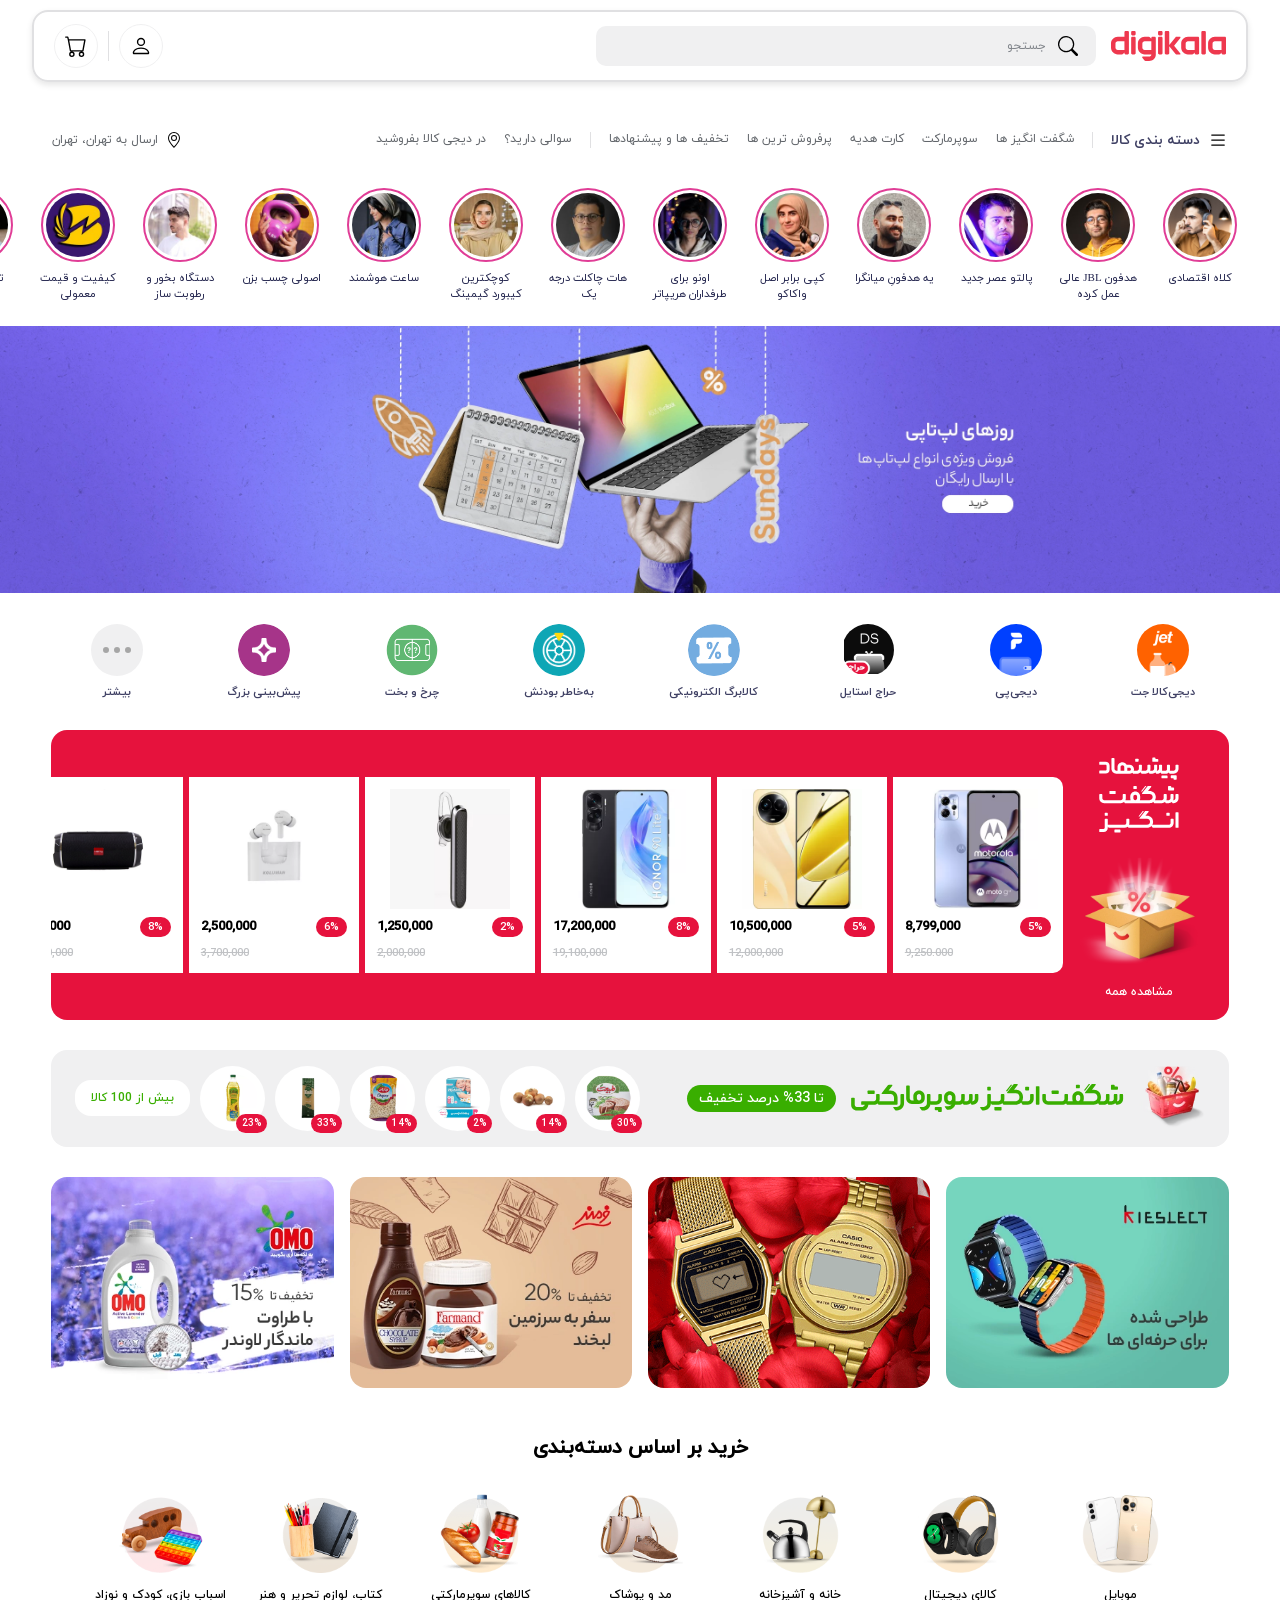
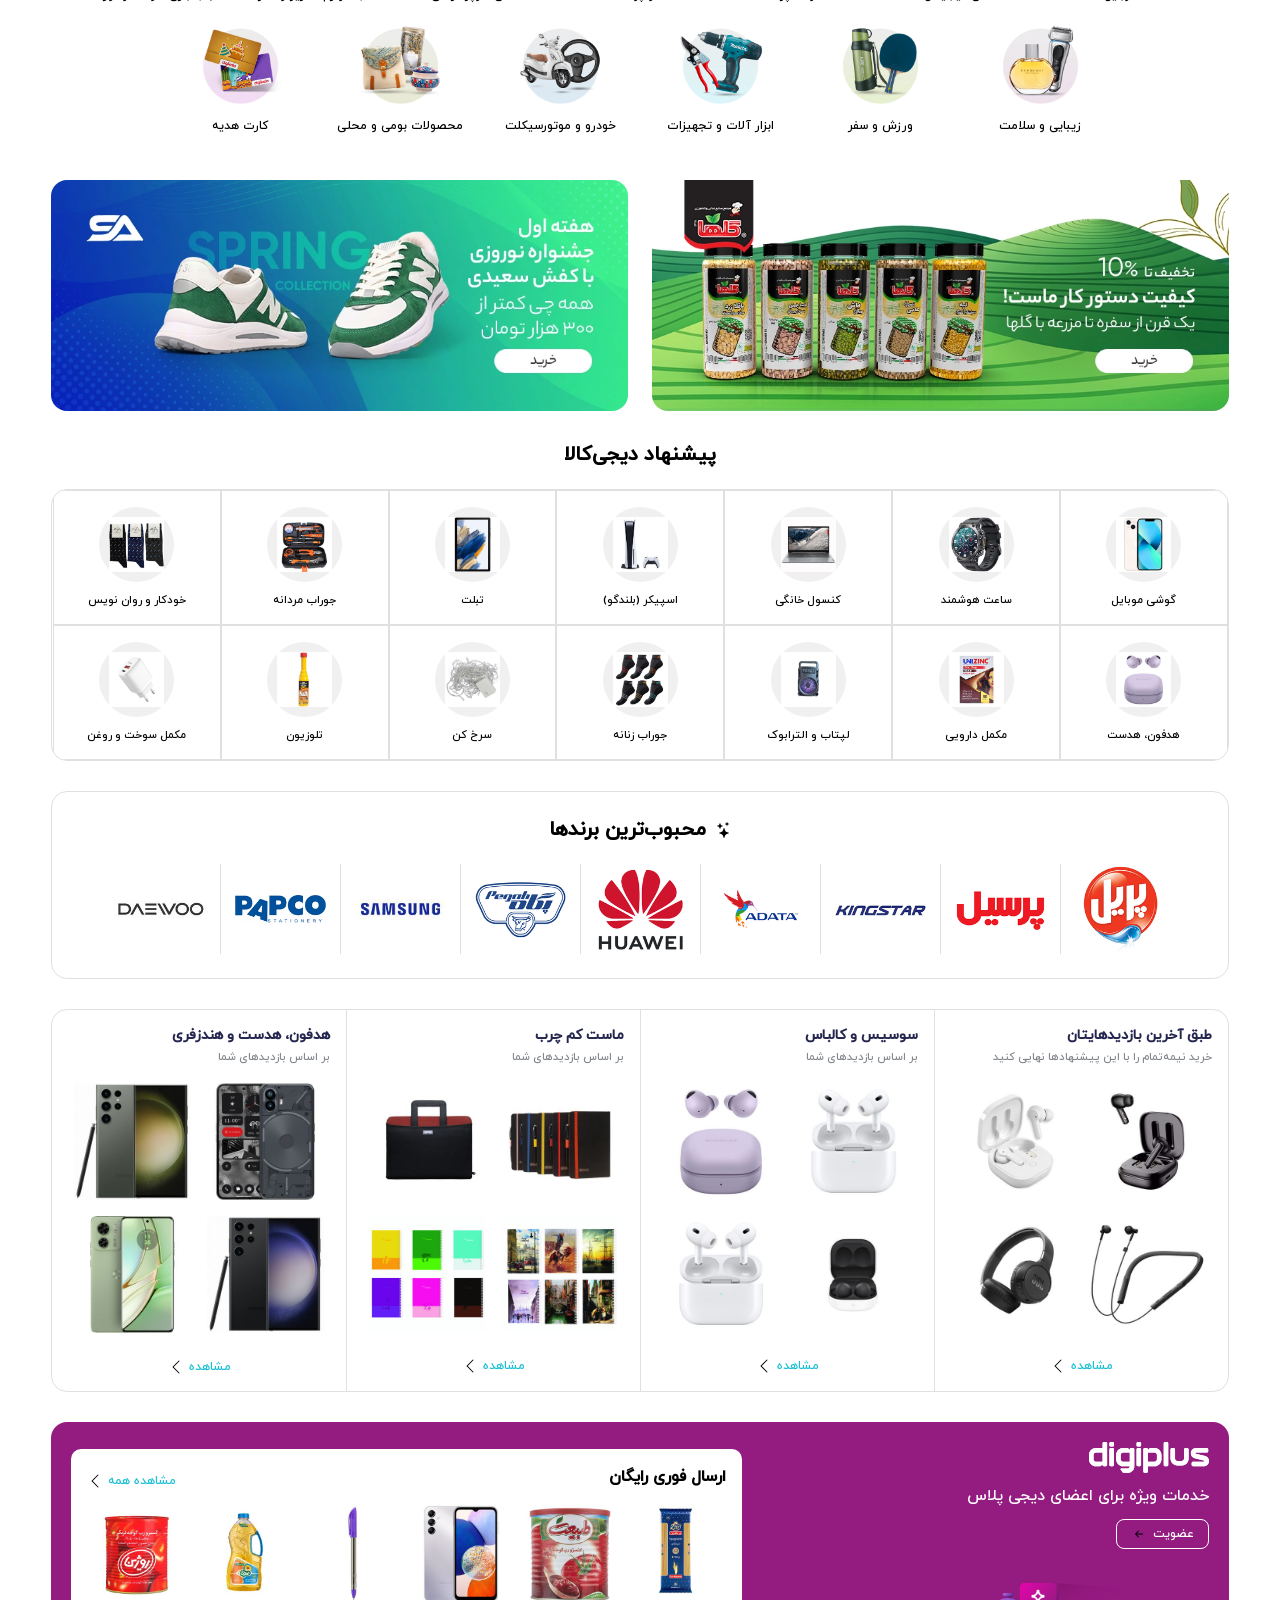
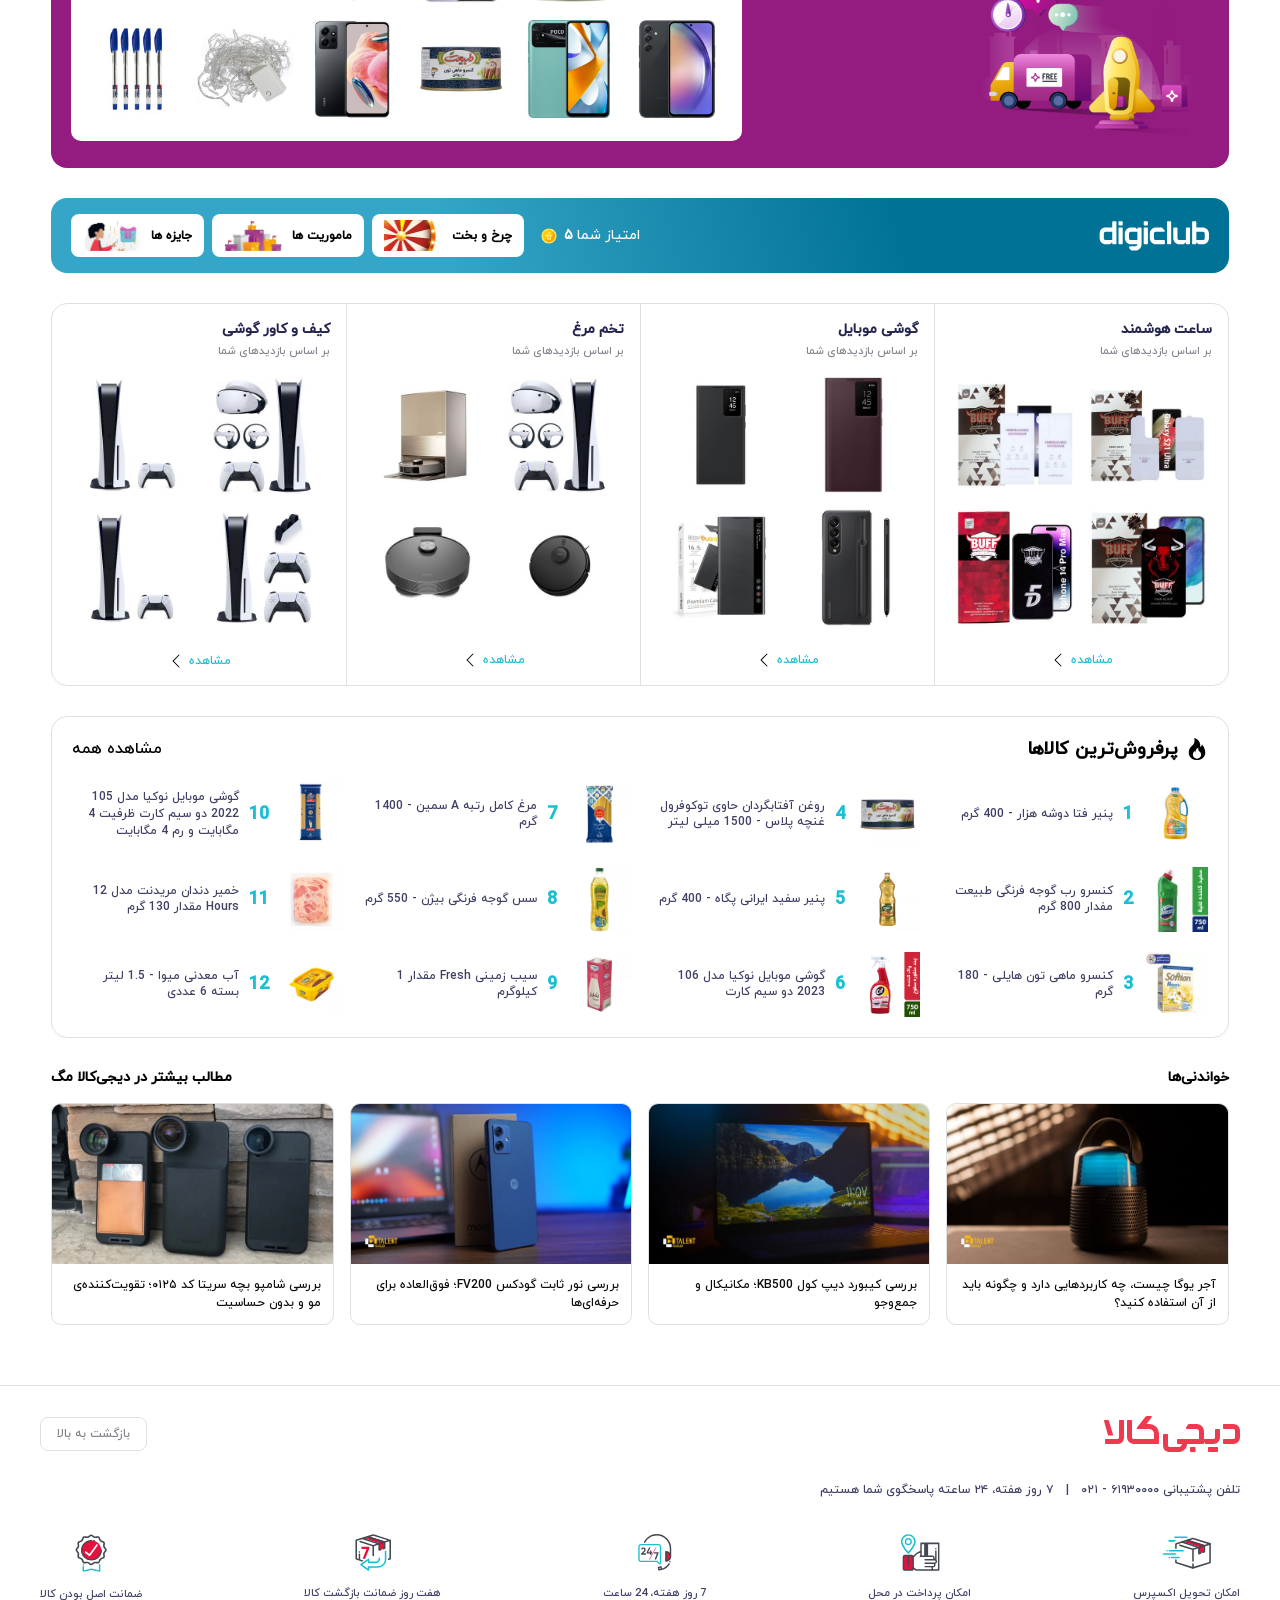
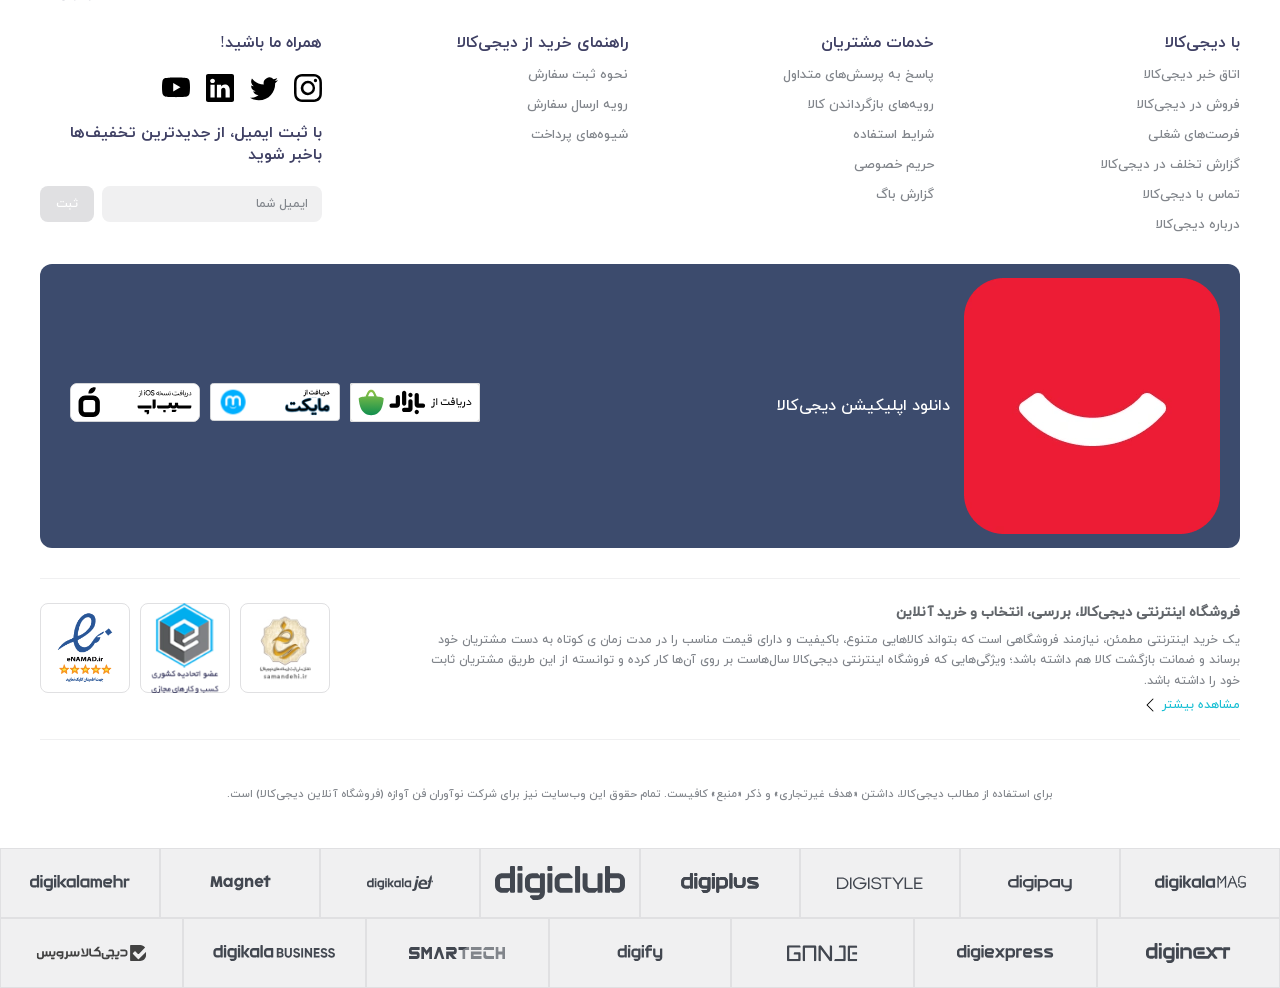
<file: index.html>
<!DOCTYPE html>
<html lang="fa-IR" dir="rtl">

<head>
    <meta charset="UTF-8">
    <meta http-equiv="X-UA-Compatible" content="IE=edge">
    <meta name="viewport" content="width=device-width, initial-scale=1.0">
    <title>Digikala</title>
    <link rel="stylesheet" href="style.css">
</head>

<body>
    <!-- header -->
    <div class="header">
        <div class="header-top">
            <div class="header-top-right">
                <div class="header-top-right-logobox">
                    <img src="images/logo-banner/logo.svg" alt="لوگو دیجی‌کالا">
                </div>
                <div class="header-top-right-searchbox">
                    <img src="images/icons/search.svg" alt="جستجو">
                    <span>جستجو</span>
                </div>
            </div>
            <div class="header-top-left">
                <a href="#">
                    <img src="images/icons/person.svg" alt="حساب">
                    <span id="header-top-account">حساب</span>
                </a>
                <span></span>
                <a href="#">
                    <img src="images/icons/cart.svg" alt="سبد">
                    <span id="header-top-cart">سبد</span>
                </a>
            </div>
        </div>

        <div class="header-bottom">
            <div class="header-bottom-right">
                <a href="#" id="header-grouping">
                    <div>
                        <img src="images/icons/list.svg" alt="دسته بندی">
                    </div>
                    دسته بندی کالا
                </a>
                <div class="line-divide"></div>
                <a href="#">شگفت انگیز ها</a>
                <a href="#">سوپرمارکت</a>
                <a href="#">کارت هدیه</a>
                <a href="#">پرفروش ترین ها</a>
                <a href="#">تخفیف ها و پیشنهادها</a>
                <div class="line-divide"></div>
                <a href="#">سوالی دارید؟</a>
                <a href="#">در دیجی کالا بفروشید</a>
                <div class="grouping-commodity-box">
                    <div class="grouping-commodity-right">
                        <a href="mobile.html" id="commodity-right">موبایل</a>
                        <a href="#">کالای دیجیتال</a>
                        <a href="#">خانه و آشپزخانه</a>
                        <a href="#">لوازم خانكى برقى</a>
                        <a href="#">مد وپوشاك</a>
                        <a href="#">زيبايى وسلامت</a>
                        <a href="#">كارت هديه</a>
                        <a href="#">كالاهاى سوپرماركتى</a>
                        <a href="#">كتاب، لوازم تحرير وهنر</a>
                        <a href="#">اسباب بازی، كودک و نوزاد</a>
                        <a href="#">ابزار آلات و تجهیزات</a>
                        <a href="#">خودرو و موتور سیکلت</a>
                        <a href="#">ورزش و سفر</a>
                        <a href="#">محصولات بومی و محلی</a>
                    </div>
                    <div class="grouping-commodity-left">
                        <a href="#" class="commodity-more">
                            همه محصولات موبایل
                            <img src="images/icons/chevron-left.svg" alt="">
                        </a>
                        <div class="commodity-full">
                            <div class="commodity-column">
                                <div class="commodity">
                                    <a href="#" class="commodity-title">
                                        برند های مختلف گوشی
                                        <img src="images/icons/chevron-left.svg" alt="">
                                    </a>
                                    <a href="#" class="commodity-caption">گوشی آیفون</a>
                                    <a href="#" class="commodity-caption">گوشی سامسونگ</a>
                                    <a href="#" class="commodity-caption">گوشی شیائومی</a>
                                    <a href="#" class="commodity-caption">گوشی نوکیا</a>
                                    <a href="#" class="commodity-caption">گوشی ریلمی</a>
                                    <a href="#" class="commodity-caption">گوشی آنر</a>
                                    <a href="#" class="commodity-caption">گوشی موتورولا</a>
                                    <a href="#" class="commodity-caption">گوشی ناتینگ فون</a>
                                    <a href="#" class="commodity-caption">گوشی جی پلاس</a>
                                    <a href="#" class="commodity-caption">گوشی هواوی</a>
                                    <a href="#" class="commodity-caption">گوشی جی ال ایکس</a>
                                    <a href="#" class="commodity-caption">گوشی داریا</a>
                                    <a href="#" class="commodity-caption">گوشی گوگل</a>
                                    <a href="#" class="commodity-caption">گوشی اوپو</a>
                                    <a href="#" class="commodity-caption">گوشی ارد</a>
                                    <a href="#" class="commodity-caption">گوشی وان پلاس</a>
                                    <a href="#" class="commodity-caption">گوشی رنسو</a>
                                </div>
                            </div>
                            <div class="commodity-column">
                                <div class="commodity">
                                    <a href="#" class="commodity-title">
                                        گوشی بر اساس قیمت
                                        <img src="images/icons/chevron-left.svg" alt="">
                                    </a>
                                    <a href="#" class="commodity-caption">گوشی موبایل ارزان</a>
                                    <a href="#" class="commodity-caption">گوشی موبایل قسطی</a>
                                    <a href="#" class="commodity-caption">گوشی تا 2 میلیون</a>
                                    <a href="#" class="commodity-caption">گوشی تا 5 میلیون</a>
                                    <a href="#" class="commodity-caption">گوشی تا 7 میلیون</a>
                                    <a href="#" class="commodity-caption">گوشی تا 15 میلیون</a>
                                    <a href="#" class="commodity-caption">گوشی بالای 15 میلیون</a>
                                </div>
                                <div class="commodity">
                                    <a href="#" class="commodity-title">
                                        گوشی بر اساس عملکرد
                                        <img src="images/icons/chevron-left.svg" alt="">
                                    </a>
                                    <a href="#" class="commodity-caption">گوشی گیمینگ</a>
                                    <a href="#" class="commodity-caption">گوشی 5G</a>
                                    <a href="#" class="commodity-caption">گوشی دکمه ای</a>
                                    <a href="#" class="commodity-caption">گوشی ضد آب</a>
                                    <a href="#" class="commodity-caption">گوشی مناسب عکاسی</a>
                                    <a href="#" class="commodity-caption">گوشی میان رده</a>
                                    <a href="#" class="commodity-caption">گوشی اقتصادی</a>
                                    <a href="#" class="commodity-caption">گوشی دانش آموزی</a>
                                    <a href="#" class="commodity-caption">گوشی پرچمدار</a>
                                    <a href="#" class="commodity-caption">گوشی دو سیمکارت</a>
                                </div>
                            </div>
                            <div class="commodity-column">
                                <div class="commodity">
                                    <a href="#" class="commodity-title">
                                        گوشی بر اساس حافظه داخلی
                                        <img src="images/icons/chevron-left.svg" alt="">
                                    </a>
                                    <a href="#" class="commodity-caption">گوشی تا 16 گیگابایت</a>
                                    <a href="#" class="commodity-caption">گوشی تا 32 گیگابایت</a>
                                    <a href="#" class="commodity-caption">گوشی تا 64 گیگابایت</a>
                                    <a href="#" class="commodity-caption">گوشی تا 128 گیگابایت</a>
                                    <a href="#" class="commodity-caption">گوشی تا 256 گیگابایت</a>
                                    <a href="#" class="commodity-caption">گوشی تا 1 ترابایت</a>
                                </div>
                                <div class="commodity">
                                    <a href="#" class="commodity-title">
                                        رزولوشن عکس
                                        <img src="images/icons/chevron-left.svg" alt="">
                                    </a>
                                    <a href="#" class="commodity-caption">گوشی تا 13 گیگابایت</a>
                                    <a href="#" class="commodity-caption">گوشی تا 16 گیگابایت</a>
                                    <a href="#" class="commodity-caption">گوشی تا 48 گیگابایت</a>
                                    <a href="#" class="commodity-caption">گوشی تا 64 گیگابایت</a>
                                    <a href="#" class="commodity-caption">گوشی تا 108 گیگابایت</a>
                                </div>
                            </div>
                        </div>
                    </div>
                </div>
            </div>
            <div class="header-bottom-left">
                <a href="#">
                    <img src="images/icons/geo-alt.svg" alt="">
                    <span>ارسال به تهران، تهران</span>
                </a>
            </div>
        </div>
    </div>

    <!-- story box -->
    <div class="story-box">
        <div class="story-items">
            <div class="story-image">
                <img src="images/stories/story1.jpg" alt="">
            </div>
            <div class="story-caption">
                <span>کلاه اقتصادی</span>
            </div>
        </div>
        <div class="story-items">
            <div class="story-image">
                <img src="images/stories/story2.jpg" alt="">
            </div>
            <div class="story-caption">
                <span>هدفون JBL عالی عمل کرده</span>
            </div>
        </div>
        <div class="story-items">
            <div class="story-image">
                <img src="images/stories/story3.jpg" alt="">
            </div>
            <div class="story-caption">
                <span>پالتو عصر جدید</span>
            </div>
        </div>
        <div class="story-items">
            <div class="story-image">
                <img src="images/stories/story4.jpg" alt="">
            </div>
            <div class="story-caption">
                <span>یه هدفونِ میانگرا</span>
            </div>
        </div>
        <div class="story-items">
            <div class="story-image">
                <img src="images/stories/story5.jpg" alt="">
            </div>
            <div class="story-caption">
                <span>کپی برابر اصل واکاکو</span>
            </div>
        </div>
        <div class="story-items">
            <div class="story-image">
                <img src="images/stories/story6.jpg" alt="">
            </div>
            <div class="story-caption">
                <span>اونو برای طرفداران هریپاتر</span>
            </div>
        </div>
        <div class="story-items">
            <div class="story-image">
                <img src="images/stories/story7.jpg" alt="">
            </div>
            <div class="story-caption">
                <span>هات چاکلت درجه یک</span>
            </div>
        </div>
        <div class="story-items">
            <div class="story-image">
                <img src="images/stories/story8.jpg" alt="">
            </div>
            <div class="story-caption">
                <span>کوچکترین کیبورد گیمینگ</span>
            </div>
        </div>
        <div class="story-items">
            <div class="story-image">
                <img src="images/stories/story9.jpg" alt="">
            </div>
            <div class="story-caption">
                <span>ساعت هوشمند</span>
            </div>
        </div>
        <div class="story-items">
            <div class="story-image">
                <img src="images/stories/story10.jpg" alt="">
            </div>
            <div class="story-caption">
                <span>اصولی چسب بزن</span>
            </div>
        </div>
        <div class="story-items">
            <div class="story-image">
                <img src="images/stories/story11.jpg" alt="">
            </div>
            <div class="story-caption">
                <span>دستگاه بخور و رطوبت ساز</span>
            </div>
        </div>
        <div class="story-items">
            <div class="story-image">
                <img src="images/stories/story12.jpg" alt="">
            </div>
            <div class="story-caption">
                <span>کیفیت و قیمت معمولی</span>
            </div>
        </div>
        <div class="story-items">
            <div class="story-image">
                <img src="images/stories/story13.jpg" alt="">
            </div>
            <div class="story-caption">
                <span>توپ فوتبال</span>
            </div>
        </div>
    </div>

    <!-- top banner -->
    <div class="big-banner-box">
        <a href="#">
            <img src="images/logo-banner/banner-big.webp" alt="">
        </a>
    </div>

    <!-- main-content -->
    <div class="container">
        <div class="option-box">
            <a href="#">
                <div class="option-items">
                    <div class="option-image">
                        <img src="images/options/option1.png" alt="">
                    </div>
                    <div class="options-caption">
                        <span>دیجی‌کالا جت</span>
                    </div>
                </div>
            </a>
            <a href="#">
                <div class="option-items">
                    <div class="option-image">
                        <img src="images/options/option2.png" alt="">
                    </div>
                    <div class="options-caption">
                        <span>دیجی‌پی</span>
                    </div>
                </div>
            </a>
            <a href="#">
                <div class="option-items">
                    <div class="option-image">
                        <img src="images/options/option3.png" alt="">
                    </div>
                    <div class="options-caption">
                        <span>حراج استایل</span>
                    </div>
                </div>
            </a>
            <a href="#">
                <div class="option-items">
                    <div class="option-image">
                        <img src="images/options/option4.png" alt="">
                    </div>
                    <div class="options-caption">
                        <span>کالابرگ الکترونیکی</span>
                    </div>
                </div>
            </a>
            <a href="#">
                <div class="option-items">
                    <div class="option-image">
                        <img src="images/options/option5.png" alt="">
                    </div>
                    <div class="options-caption">
                        <span>به‌خاطر بودنش</span>
                    </div>
                </div>
            </a>
            <a href="#">
                <div class="option-items">
                    <div class="option-image">
                        <img src="images/options/option6.png" alt="">
                    </div>
                    <div class="options-caption">
                        <span>چرخ و بخت</span>
                    </div>
                </div>
            </a>
            <a href="#">
                <div class="option-items">
                    <div class="option-image">
                        <img src="images/options/option7.png" alt="">
                    </div>
                    <div class="options-caption">
                        <span>پیش‌بینی بزرگ</span>
                    </div>
                </div>
            </a>
            <a href="#">
                <div class="option-items">
                    <div class="option-image option-more-box">
                        <div class="option-more"></div>
                        <div class="option-more"></div>
                        <div class="option-more"></div>
                    </div>
                    <div class="options-caption">
                        <span>بیشتر</span>
                    </div>
                </div>
            </a>
        </div>

        <div class="pishnehad-shegeftangiz-box">
            <div class="ps-items-icon">
                <img src="images/pishnehad-shegeftangiz/Amazings.svg" alt="" id="ps-logo-text">
                <img src="images/pishnehad-shegeftangiz/banner.webp" alt="" id="ps-logo">
                <a href="#">مشاهده همه</a>
            </div>
            <a href="#">
                <div class="ps-items" id="ps-items-right">
                    <div class="ps-items-image">
                        <img src="images/pishnehad-shegeftangiz/item1.webp" alt="">
                    </div>
                    <div class="ps-finalprice-box">
                        <div class="ps-finalprice-discount">
                            <span>5%</span>
                        </div>
                        <div class="ps-finalprice">
                            <span>8,799,000</span>
                        </div>
                    </div>
                    <div class="ps-price-box">
                        <span>9,250.000</span>
                    </div>
                </div>
            </a>
            <a href="#">
                <div class="ps-items">
                    <div class="ps-items-image">
                        <img src="images/pishnehad-shegeftangiz/item2.webp" alt="">
                    </div>
                    <div class="ps-finalprice-box">
                        <div class="ps-finalprice-discount">
                            <span>5%</span>
                        </div>
                        <div class="ps-finalprice">
                            <span>10,500,000</span>
                        </div>
                    </div>
                    <div class="ps-price-box">
                        <span>12,000,000</span>
                    </div>
                </div>
            </a>
            <a href="#">
                <div class="ps-items">
                    <div class="ps-items-image">
                        <img src="images/pishnehad-shegeftangiz/item3.webp" alt="">
                    </div>
                    <div class="ps-finalprice-box">
                        <div class="ps-finalprice-discount">
                            <span>8%</span>
                        </div>
                        <div class="ps-finalprice">
                            <span>17,200,000</span>
                        </div>
                    </div>
                    <div class="ps-price-box">
                        <span>19,100,000</span>
                    </div>
                </div>
            </a>
            <a href="#">
                <div class="ps-items">
                    <div class="ps-items-image">
                        <img src="images/pishnehad-shegeftangiz/item4.webp" alt="">
                    </div>
                    <div class="ps-finalprice-box">
                        <div class="ps-finalprice-discount">
                            <span>2%</span>
                        </div>
                        <div class="ps-finalprice">
                            <span>1,250,000</span>
                        </div>
                    </div>
                    <div class="ps-price-box">
                        <span>2,000,000</span>
                    </div>
                </div>
            </a>
            <a href="#">
                <div class="ps-items">
                    <div class="ps-items-image">
                        <img src="images/pishnehad-shegeftangiz/item5.webp" alt="">
                    </div>
                    <div class="ps-finalprice-box">
                        <div class="ps-finalprice-discount">
                            <span>6%</span>
                        </div>
                        <div class="ps-finalprice">
                            <span>2,500,000</span>
                        </div>
                    </div>
                    <div class="ps-price-box">
                        <span>3,700,000</span>
                    </div>
                </div>
            </a>
            <a href="#">
                <div class="ps-items" id="ps-items-left">
                    <div class="ps-items-image">
                        <img src="images/pishnehad-shegeftangiz/item6.webp" alt="">
                    </div>
                    <div class="ps-finalprice-box">
                        <div class="ps-finalprice-discount">
                            <span>8%</span>
                        </div>
                        <div class="ps-finalprice">
                            <span>800,000</span>
                        </div>
                    </div>
                    <div class="ps-price-box">
                        <span>1,900,000</span>
                    </div>
                </div>
            </a>
        </div>

        <div class="shegeftangiz-market-box">
            <div class="shegeftangiz-market-right">
                <div class="sm-icon">
                    <img src="images/shegeftangiz-market/fresh.webp" alt="">
                </div>
                <div class="sm-icon-text">
                    <img src="images/shegeftangiz-market/banner.svg" alt="">
                </div>
                <div class="sm-discount">
                    <span>تا 33% درصد تخفیف</span>
                </div>
            </div>
            <div class="shegeftangiz-market-left">
                <div class="sm-items">
                    <div class="sm-items-image">
                        <img src="images/shegeftangiz-market/item1.webp" alt="">
                    </div>
                    <div class="sm-items-discount">
                        <span>30%</span>
                    </div>
                </div>
                <div class="sm-items">
                    <div class="sm-items-image">
                        <img src="images/shegeftangiz-market/item2.webp" alt="">
                    </div>
                    <div class="sm-items-discount">
                        <span>14%</span>
                    </div>
                </div>
                <div class="sm-items">
                    <div class="sm-items-image">
                        <img src="images/shegeftangiz-market/item3.webp" alt="">
                    </div>
                    <div class="sm-items-discount">
                        <span>2%</span>
                    </div>
                </div>
                <div class="sm-items">
                    <div class="sm-items-image">
                        <img src="images/shegeftangiz-market/item4.webp" alt="">
                    </div>
                    <div class="sm-items-discount">
                        <span>14%</span>
                    </div>
                </div>
                <div class="sm-items">
                    <div class="sm-items-image">
                        <img src="images/shegeftangiz-market/item5.webp" alt="">
                    </div>
                    <div class="sm-items-discount">
                        <span>33%</span>
                    </div>
                </div>
                <div class="sm-items">
                    <div class="sm-items-image">
                        <img src="images/shegeftangiz-market/item6.webp" alt="">
                    </div>
                    <div class="sm-items-discount">
                        <span>23%</span>
                    </div>
                </div>
                <div class="sm-items-more">
                    <span>بیش از 100 کالا</span>
                </div>
            </div>
        </div>

        <div class="small-banner-box">
            <a href="#">
                <div class="small-banner">
                    <img src="images/logo-banner/banner-small1.webp" alt="">
                </div>
            </a>
            <a href="#">
                <div class="small-banner">
                    <img src="images/logo-banner/banner-small2.gif" alt="">
                </div>
            </a>
            <a href="#">
                <div class="small-banner">
                    <img src="images/logo-banner/banner-small3.webp" alt="">
                </div>
            </a>
            <a href="#">
                <div class="small-banner">
                    <img src="images/logo-banner/banner-small4.webp" alt="">
                </div>
            </a>
        </div>

        <div class="grouping-box">
            <div class="title-box">
                <h3>خرید بر اساس دسته‌بندی</h3>
            </div>
            <div class="grouping-items-box">
                <a href="#">
                    <div class="grouping-items">
                        <div class="grouping-items-image">
                            <img src="images/grouping/group1.png" alt="">
                        </div>
                        <div class="grouping-items-caption">
                            <span>موبایل</span>
                        </div>
                    </div>
                </a>
                <a href="#">
                    <div class="grouping-items">
                        <div class="grouping-items-image">
                            <img src="images/grouping/group2.png" alt="">
                        </div>
                        <div class="grouping-items-caption">
                            <span>کالای دیجیتال</span>
                        </div>
                    </div>
                </a>
                <a href="#">
                    <div class="grouping-items">
                        <div class="grouping-items-image">
                            <img src="images/grouping/group3.png" alt="">
                        </div>
                        <div class="grouping-items-caption">
                            <span>خانه و آشپزخانه</span>
                        </div>
                    </div>
                </a>
                <a href="#">
                    <div class="grouping-items">
                        <div class="grouping-items-image">
                            <img src="images/grouping/group4.png" alt="">
                        </div>
                        <div class="grouping-items-caption">
                            <span>مد و پوشاک</span>
                        </div>
                    </div>
                </a>
                <a href="#">
                    <div class="grouping-items">
                        <div class="grouping-items-image">
                            <img src="images/grouping/group5.png" alt="">
                        </div>
                        <div class="grouping-items-caption">
                            <span>کالاهای سوپرمارکتی</span>
                        </div>
                    </div>
                </a>
                <a href="#">
                    <div class="grouping-items">
                        <div class="grouping-items-image">
                            <img src="images/grouping/group6.png" alt="">
                        </div>
                        <div class="grouping-items-caption">
                            <span>کتاب، لوازم تحریر و هنر</span>
                        </div>
                    </div>
                </a>
                <a href="#">
                    <div class="grouping-items">
                        <div class="grouping-items-image">
                            <img src="images/grouping/group7.png" alt="">
                        </div>
                        <div class="grouping-items-caption">
                            <span>اسباب بازی، کودک و نوزاد</span>
                        </div>
                    </div>
                </a>
                <a href="#">
                    <div class="grouping-items">
                        <div class="grouping-items-image">
                            <img src="images/grouping/group8.png" alt="">
                        </div>
                        <div class="grouping-items-caption">
                            <span>زیبایی و سلامت</span>
                        </div>
                    </div>
                </a>
                <a href="#">
                    <div class="grouping-items">
                        <div class="grouping-items-image">
                            <img src="images/grouping/group9.png" alt="">
                        </div>
                        <div class="grouping-items-caption">
                            <span>ورزش و سفر</span>
                        </div>
                    </div>
                </a>
                <a href="#">
                    <div class="grouping-items">
                        <div class="grouping-items-image">
                            <img src="images/grouping/group10.png" alt="">
                        </div>
                        <div class="grouping-items-caption">
                            <span>ابزار آلات و تجهیزات</span>
                        </div>
                    </div>
                </a>
                <a href="#">
                    <div class="grouping-items">
                        <div class="grouping-items-image">
                            <img src="images/grouping/group11.png" alt="">
                        </div>
                        <div class="grouping-items-caption">
                            <span>خودرو و موتورسیکلت</span>
                        </div>
                    </div>
                </a>
                <a href="#">
                    <div class="grouping-items">
                        <div class="grouping-items-image">
                            <img src="images/grouping/group12.png" alt="">
                        </div>
                        <div class="grouping-items-caption">
                            <span>محصولات بومی و محلی</span>
                        </div>
                    </div>
                </a>
                <a href="#">
                    <div class="grouping-items">
                        <div class="grouping-items-image">
                            <img src="images/grouping/group13.png" alt="">
                        </div>
                        <div class="grouping-items-caption">
                            <span>کارت هدیه</span>
                        </div>
                    </div>
                </a>
            </div>
        </div>

        <div class="medium-banner-box">
            <a href="#" class="medium-banner" id="medium-banner1">
                <div>
                    <img src="images/logo-banner/banner-medium1.webp" alt="">
                </div>
            </a>
            <a href="#" class="medium-banner" id="medium-banner2">
                <div>
                    <img src="images/logo-banner/banner-medium2.webp" alt="">
                </div>
            </a>
        </div>

        <div class="digikala-suggest-box">
            <div class="title-box ds-title-box">
                <h3>پیشنهاد دیجی‌کالا</h3>
            </div>
            <div class="ds-items-box">
                <div class="ds-items" id="ds-items-top-right">
                    <div class="ds-items-image">
                        <img src="images/digikala-suggest/suggest1.jpg" alt="">
                    </div>
                    <div class="ds-items-caption">
                        <span>گوشی موبایل</span>
                    </div>
                </div>
                <div class="ds-items">
                    <div class="ds-items-image">
                        <img src="images/digikala-suggest/suggest2.jpg" alt="">
                    </div>
                    <div class="ds-items-caption">
                        <span>ساعت هوشمند</span>
                    </div>
                </div>
                <div class="ds-items">
                    <div class="ds-items-image">
                        <img src="images/digikala-suggest/suggest3.jpg" alt="">
                    </div>
                    <div class="ds-items-caption">
                        <span>کنسول خانگی</span>
                    </div>
                </div>
                <div class="ds-items">
                    <div class="ds-items-image">
                        <img src="images/digikala-suggest/suggest4.jpg" alt="">
                    </div>
                    <div class="ds-items-caption">
                        <span>اسپیکر (بلندگو)</span>
                    </div>
                </div>
                <div class="ds-items">
                    <div class="ds-items-image">
                        <img src="images/digikala-suggest/suggest5.jpg" alt="">
                    </div>
                    <div class="ds-items-caption">
                        <span>تبلت</span>
                    </div>
                </div>
                <div class="ds-items">
                    <div class="ds-items-image">
                        <img src="images/digikala-suggest/suggest6.jpg" alt="">
                    </div>
                    <div class="ds-items-caption">
                        <span>جوراب مردانه</span>
                    </div>
                </div>
                <div class="ds-items" id="ds-items-top-left">
                    <div class="ds-items-image">
                        <img src="images/digikala-suggest/suggest7.jpg" alt="">
                    </div>
                    <div class="ds-items-caption">
                        <span>خودکار و روان نویس</span>
                    </div>
                </div>
                <div class="ds-items" id="ds-items-bottom-right">
                    <div class="ds-items-image">
                        <img src="images/digikala-suggest/suggest8.jpg" alt="">
                    </div>
                    <div class="ds-items-caption">
                        <span>هدفون، هدست</span>
                    </div>
                </div>
                <div class="ds-items">
                    <div class="ds-items-image">
                        <img src="images/digikala-suggest/suggest9.jpg" alt="">
                    </div>
                    <div class="ds-items-caption">
                        <span>مکمل دارویی</span>
                    </div>
                </div>
                <div class="ds-items">
                    <div class="ds-items-image">
                        <img src="images/digikala-suggest/suggest10.jpg" alt="">
                    </div>
                    <div class="ds-items-caption">
                        <span>لپتاب و الترابوک</span>
                    </div>
                </div>
                <div class="ds-items">
                    <div class="ds-items-image">
                        <img src="images/digikala-suggest/suggest11.jpg" alt="">
                    </div>
                    <div class="ds-items-caption">
                        <span>جوراب زنانه</span>
                    </div>
                </div>
                <div class="ds-items">
                    <div class="ds-items-image">
                        <img src="images/digikala-suggest/suggest12.jpg" alt="">
                    </div>
                    <div class="ds-items-caption">
                        <span>سرخ کن</span>
                    </div>
                </div>
                <div class="ds-items">
                    <div class="ds-items-image">
                        <img src="images/digikala-suggest/suggest13.jpg" alt="">
                    </div>
                    <div class="ds-items-caption">
                        <span>تلوزیون</span>
                    </div>
                </div>
                <div class="ds-items" id="ds-items-bottom-left">
                    <div class="ds-items-image">
                        <img src="images/digikala-suggest/suggest14.jpg" alt="">
                    </div>
                    <div class="ds-items-caption">
                        <span>مکمل سوخت و روغن</span>
                    </div>
                </div>
            </div>
        </div>

        <div class="brand-box">
            <div class="title-box">
                <img src="images/icons/stars.svg" alt="">
                <h3>محبوب‌ترین برندها</h3>
            </div>
            <div class="brand-items-box">
                <a href="#">
                    <div class="brand-items">
                        <img src="images/famous-brand/brand1.png" alt="">
                    </div>
                </a>
                <a href="#">
                    <div class="brand-items">
                        <img src="images/famous-brand/brand2.png" alt="">
                    </div>
                </a>
                <a href="#">
                    <div class="brand-items">
                        <img src="images/famous-brand/brand3.png" alt="">
                    </div>
                </a>
                <a href="#">
                    <div class="brand-items">
                        <img src="images/famous-brand/brand4.png" alt="">
                    </div>
                </a>
                <a href="#">
                    <div class="brand-items">
                        <img src="images/famous-brand/brand5.png" alt="">
                    </div>
                </a>
                <a href="#">
                    <div class="brand-items">
                        <img src="images/famous-brand/brand6.png" alt="">
                    </div>
                </a>
                <a href="#">
                    <div class="brand-items">
                        <img src="images/famous-brand/brand7.jpg" alt="">
                    </div>
                </a>
                <a href="#">
                    <div class="brand-items">
                        <img src="images/famous-brand/brand8.png" alt="">
                    </div>
                </a>
                <a href="#">
                    <div class="brand-items" id="brand-items-left">
                        <img src="images/famous-brand/brand9.jpg" alt="">
                    </div>
                </a>
            </div>
        </div>

        <div class="statistics-box">
            <div class="statistics-items">
                <div class="statistics-title-caption-box">
                    <h4>طبق آخرین بازدیدهایتان</h4>
                    <p>خرید نیمه‌تمام را با این پیشنهادها نهایی کنید</p>
                </div>
                <div class="statistics-image-box">
                    <div class="statistics-image top-right">
                        <img src="images/statistics/box1-1.jpg" alt="">
                    </div>
                    <div class="statistics-image">
                        <img src="images/statistics/box1-2.jpg" alt="">
                    </div>
                    <div class="statistics-image">
                        <img src="images/statistics/box1-3.jpg" alt="">
                    </div>
                    <div class="statistics-image bottom-left">
                        <img src="images/statistics/box1-4.jpg" alt="">
                    </div>
                </div>
                <div class="seeall-box">
                    <a href="#">
                        مشاهده
                        <img src="images/icons/chevron-left.svg" alt="">
                    </a>
                </div>
            </div>
            <div class="statistics-items">
                <div class="statistics-title-caption-box">
                    <h4>سوسیس و کالباس</h4>
                    <p>بر اساس بازدیدهای شما</p>
                </div>
                <div class="statistics-image-box">
                    <div class="statistics-image top-right">
                        <img src="images/statistics/box2-1.jpg" alt="">
                    </div>
                    <div class="statistics-image">
                        <img src="images/statistics/box2-2.jpg" alt="">
                    </div>
                    <div class="statistics-image">
                        <img src="images/statistics/box2-3.jpg" alt="">
                    </div>
                    <div class="statistics-image bottom-left">
                        <img src="images/statistics/box2-4.jpg" alt="">
                    </div>
                </div>
                <div class="seeall-box">
                    <a href="#">
                        مشاهده
                        <img src="images/icons/chevron-left.svg" alt="">
                    </a>
                </div>
            </div>
            <div class="statistics-items">
                <div class="statistics-title-caption-box">
                    <h4>ماست کم چرب</h4>
                    <p>بر اساس بازدیدهای شما</p>
                </div>
                <div class="statistics-image-box">
                    <div class="statistics-image top-right">
                        <img src="images/statistics/box3-1.jpg" alt="">
                    </div>
                    <div class="statistics-image">
                        <img src="images/statistics/box3-2.jpg" alt="">
                    </div>
                    <div class="statistics-image">
                        <img src="images/statistics/box3-3.jpg" alt="">
                    </div>
                    <div class="statistics-image bottom-left">
                        <img src="images/statistics/box3-4.jpg" alt="">
                    </div>
                </div>
                <div class="seeall-box">
                    <a href="#">
                        مشاهده
                        <img src="images/icons/chevron-left.svg" alt="">
                    </a>
                </div>
            </div>
            <div class="statistics-items statistics-items-left">
                <div class="statistics-title-caption-box">
                    <h4>هدفون، هدست و هندزفری</h4>
                    <p>بر اساس بازدیدهای شما</p>
                </div>
                <div class="statistics-image-box">
                    <div class="statistics-image top-right">
                        <img src="images/statistics/box4-1.jpg" alt="">
                    </div>
                    <div class="statistics-image">
                        <img src="images/statistics/box4-2.jpg" alt="">
                    </div>
                    <div class="statistics-image">
                        <img src="images/statistics/box4-3.jpg" alt="">
                    </div>
                    <div class="statistics-image bottom-left">
                        <img src="images/statistics/box4-4.jpg" alt="">
                    </div>
                </div>
                <div class="seeall-box">
                    <a href="#">
                        مشاهده
                        <img src="images/icons/chevron-left.svg" alt="">
                    </a>
                </div>
            </div>
        </div>

        <div class="digiplus-box">
            <div class="dp-right">
                <div class="dp-logo">
                    <img src="images/digiplus/digiplus-logo.svg" alt="">
                </div>
                <div class="dp-right-caption">
                    <span>خدمات ویژه برای اعضای دیجی پلاس</span>
                </div>
                <div class="dp-btn">
                    <a href="#">
                        عضویت
                        <img src="images/icons/arrow-left-short.svg" alt="">
                    </a>
                </div>
                <div class="dp-right-image">
                    <img src="images/digiplus/plus-widget.png" alt="">
                </div>
            </div>
            <div class="dp-left">
                <div class="dp-left-header">
                    <div class="sendfast">
                        <h4>ارسال فوری رایگان</h4>
                    </div>
                    <div class="seeall-box" id="dp-seeall-box">
                        <a href="#">
                            مشاهده همه
                            <img src="images/icons/chevron-left.svg" alt="">
                        </a>
                    </div>
                </div>
                <div class="dp-items-box">
                    <div class="dp-items">
                        <a href="#">
                            <img src="images/digiplus/item1.jpg" alt="">
                        </a>
                    </div>
                    <div class="dp-items">
                        <a href="#">
                            <img src="images/digiplus/item2.jpg" alt="">
                        </a>
                    </div>
                    <div class="dp-items">
                        <a href="#">
                            <img src="images/digiplus/item3.jpg" alt="">
                        </a>
                    </div>
                    <div class="dp-items">
                        <a href="#">
                            <img src="images/digiplus/item4.jpg" alt="">
                        </a>
                    </div>
                    <div class="dp-items">
                        <a href="#">
                            <img src="images/digiplus/item5.jpg" alt="">
                        </a>
                    </div>
                    <div class="dp-items">
                        <a href="#">
                            <img src="images/digiplus/item6.jpg" alt="">
                        </a>
                    </div>
                    <div class="dp-items">
                        <a href="#">
                            <img src="images/digiplus/item7.jpg" alt="">
                        </a>
                    </div>
                    <div class="dp-items">
                        <a href="#">
                            <img src="images/digiplus/item8.jpg" alt="">
                        </a>
                    </div>
                    <div class="dp-items">
                        <a href="#">
                            <img src="images/digiplus/item9.jpg" alt="">
                        </a>
                    </div>
                    <div class="dp-items">
                        <a href="#">
                            <img src="images/digiplus/item10.jpg" alt="">
                        </a>
                    </div>
                    <div class="dp-items">
                        <a href="#">
                            <img src="images/digiplus/item11.jpg" alt="">
                        </a>
                    </div>
                    <div class="dp-items">
                        <a href="#">
                            <img src="images/digiplus/item12.jpg" alt="">
                        </a>
                    </div>
                </div>
            </div>
        </div>

        <div class="digiclub-box">
            <div class="dc-right">
                <div class="dc-icon-box">
                    <img src="images/digiclub/digiclub-logo-white.svg" alt="">
                </div>
            </div>
            <div class="dc-left">
                <div class="dc-point">
                    <span>امتیاز شما <b>۵</b></span>
                    <img src="images/digiclub/club-point.svg" alt="">
                </div>
                <div class="dc-items-box">
                    <div class="dc-items" id="dc-items-right">
                        <span>چرخ و بخت</span>
                        <img src="images/digiclub/wheel-spinner.webp" alt="">
                    </div>
                    <div class="dc-items">
                        <span>ماموریت ها</span>
                        <img src="images/digiclub/missions.webp" alt="">
                    </div>
                    <div class="dc-items" id="dc-items-left">
                        <span>جایزه ها</span>
                        <img src="images/digiclub/awards.webp" alt="">
                    </div>
                </div>
            </div>
            <div class="dc-snow dc-snow1"></div>
            <div class="dc-snow dc-snow2"></div>
            <div class="dc-snow dc-snow3"></div>
            <div class="dc-snow dc-snow4"></div>
            <div class="dc-snow dc-snow5"></div>
            <div class="dc-snow dc-snow6"></div>
            <div class="dc-snow dc-snow7"></div>
            <div class="dc-snow dc-snow8"></div>
            <div class="dc-snow dc-snow9"></div>
            <div class="dc-snow dc-snow10"></div>
            <div class="dc-snow dc-snow11"></div>
            <div class="dc-snow dc-snow12"></div>
            <div class="dc-snow dc-snow13"></div>
        </div>

        <div class="statistics-box">
            <div class="statistics-items">
                <div class="statistics-title-caption-box">
                    <h4>ساعت هوشمند</h4>
                    <p>بر اساس بازدیدهای شما</p>
                </div>
                <div class="statistics-image-box">
                    <div class="statistics-image top-right">
                        <img src="images/statistics/box5-1.jpg" alt="">
                    </div>
                    <div class="statistics-image">
                        <img src="images/statistics/box5-2.jpg" alt="">
                    </div>
                    <div class="statistics-image">
                        <img src="images/statistics/box5-3.jpg" alt="">
                    </div>
                    <div class="statistics-image bottom-left">
                        <img src="images/statistics/box5-4.jpg" alt="">
                    </div>
                </div>
                <div class="seeall-box">
                    <a href="#">
                        مشاهده
                        <img src="images/icons/chevron-left.svg" alt="">
                    </a>
                </div>
            </div>
            <div class="statistics-items">
                <div class="statistics-title-caption-box">
                    <h4>گوشی موبایل</h4>
                    <p>بر اساس بازدیدهای شما</p>
                </div>
                <div class="statistics-image-box">
                    <div class="statistics-image top-right">
                        <img src="images/statistics/box6-1.jpg" alt="">
                    </div>
                    <div class="statistics-image">
                        <img src="images/statistics/box6-2.jpg" alt="">
                    </div>
                    <div class="statistics-image">
                        <img src="images/statistics/box6-3.jpg" alt="">
                    </div>
                    <div class="statistics-image bottom-left">
                        <img src="images/statistics/box6-4.jpg" alt="">
                    </div>
                </div>
                <div class="seeall-box">
                    <a href="#">
                        مشاهده
                        <img src="images/icons/chevron-left.svg" alt="">
                    </a>
                </div>
            </div>
            <div class="statistics-items">
                <div class="statistics-title-caption-box">
                    <h4>تخم مرغ</h4>
                    <p>بر اساس بازدیدهای شما</p>
                </div>
                <div class="statistics-image-box">
                    <div class="statistics-image top-right">
                        <img src="images/statistics/box8-1.jpg" alt="">
                    </div>
                    <div class="statistics-image">
                        <img src="images/statistics/box7-2.jpg" alt="">
                    </div>
                    <div class="statistics-image">
                        <img src="images/statistics/box7-3.jpg" alt="">
                    </div>
                    <div class="statistics-image bottom-left">
                        <img src="images/statistics/box7-4.jpg" alt="">
                    </div>
                </div>
                <div class="seeall-box">
                    <a href="#">
                        مشاهده
                        <img src="images/icons/chevron-left.svg" alt="">
                    </a>
                </div>
            </div>
            <div class="statistics-items statistics-items-left">
                <div class="statistics-title-caption-box">
                    <h4>کیف و کاور گوشی</h4>
                    <p>بر اساس بازدیدهای شما</p>
                </div>
                <div class="statistics-image-box">
                    <div class="statistics-image top-right">
                        <img src="images/statistics/box8-1.jpg" alt="">
                    </div>
                    <div class="statistics-image">
                        <img src="images/statistics/box8-2.jpg" alt="">
                    </div>
                    <div class="statistics-image">
                        <img src="images/statistics/box8-3.jpg" alt="">
                    </div>
                    <div class="statistics-image bottom-left">
                        <img src="images/statistics/box8-4.jpg" alt="">
                    </div>
                </div>
                <div class="seeall-box">
                    <a href="#">
                        مشاهده
                        <img src="images/icons/chevron-left.svg" alt="">
                    </a>
                </div>
            </div>
        </div>

        <div class="onfire-box">
            <div class="onfire-top">
                <div class="onfire-title">
                    <img src="images/icons/fire.svg" alt="">
                    <p>پرفروش‌ترین کالاها</p>
                </div>
                <div class="onfire-seeall">
                    <a href="#">مشاهده همه</a>
                </div>
            </div>
            <div class="onfire-items-box">
                <div class="onfire-items-columns">
                    <div class="onfire-items">
                        <a href="#">
                            <img src="images/onfire/item1.webp" alt="">
                            <span class="onfire-items-number"><b>1</b></span>
                            <span class="onfire-items-caption">پنیر فتا دوشه هزار - 400 گرم</span>
                        </a>
                    </div>
                    <div class="onfire-items">
                        <a href="#">
                            <img src="images/onfire/item2.webp" alt="">
                            <span class="onfire-items-number"><b>2</b></span>
                            <span class="onfire-items-caption">کنسرو رب گوجه فرنگی طبیعت مفدار 800 گرم</span>
                        </a>
                    </div>
                    <div class="onfire-items">
                        <a href="#">
                            <img src="images/onfire/item3.webp" alt="">
                            <span class="onfire-items-number"><b>3</b></span>
                            <span class="onfire-items-caption">کنسرو ماهی تون هایلی - 180 گرم</span>
                        </a>
                    </div>
                </div>
                <div class="onfire-items-columns">
                    <div class="onfire-items">
                        <a href="#">
                            <img src="images/onfire/item4.webp" alt="">
                            <span class="onfire-items-number"><b>4</b></span>
                            <span class="onfire-items-caption">روغن آفتابگردان حاوی توکوفرول غنچه پلاس - 1500 میلی
                                لیتر</span>
                        </a>
                    </div>
                    <div class="onfire-items">
                        <a href="#">
                            <img src="images/onfire/item5.webp" alt="">
                            <span class="onfire-items-number"><b>5</b></span>
                            <span class="onfire-items-caption">پنیر سفید ایرانی پگاه - 400 گرم</span>
                        </a>
                    </div>
                    <div class="onfire-items">
                        <a href="#">
                            <img src="images/onfire/item6.jpg" alt="">
                            <span class="onfire-items-number"><b>6</b></span>
                            <span class="onfire-items-caption">گوشی موبایل نوکیا مدل 106 2023 دو سیم‌ کارت</span>
                        </a>
                    </div>
                </div>
                <div class="onfire-items-columns">
                    <div class="onfire-items">
                        <a href="#">
                            <img src="images/onfire/item7.webp" alt="">
                            <span class="onfire-items-number"><b>7</b></span>
                            <span class="onfire-items-caption">مرغ کامل رتبه A سمین - 1400 گرم</span>
                        </a>
                    </div>
                    <div class="onfire-items">
                        <a href="#">
                            <img src="images/onfire/item8.webp" alt="">
                            <span class="onfire-items-number"><b>8</b></span>
                            <span class="onfire-items-caption">سس گوجه فرنگی بیژن - 550 گرم</span>
                        </a>
                    </div>
                    <div class="onfire-items">
                        <a href="#">
                            <img src="images/onfire/item9.webp" alt="">
                            <span class="onfire-items-number"><b>9</b></span>
                            <span class="onfire-items-caption">سیب زمینی Fresh مقدار 1 کیلوگرم</span>
                        </a>
                    </div>
                </div>
                <div class="onfire-items-columns">
                    <div class="onfire-items">
                        <a href="#">
                            <img src="images/onfire/item10.webp" alt="">
                            <span class="onfire-items-number"><b>10</b></span>
                            <span class="onfire-items-caption">گوشی موبایل نوکیا مدل 105 2022 دو سیم کارت ظرفیت 4
                                مگابایت و رم 4 مگابایت </span>
                        </a>
                    </div>
                    <div class="onfire-items">
                        <a href="#">
                            <img src="images/onfire/item11.webp" alt="">
                            <span class="onfire-items-number"><b>11</b></span>
                            <span class="onfire-items-caption">خمیر دندان مریدنت مدل 12 Hours مقدار 130 گرم</span>
                        </a>
                    </div>
                    <div class="onfire-items">
                        <a href="#">
                            <img src="images/onfire/item12.webp" alt="">
                            <span class="onfire-items-number"><b>12</b></span>
                            <span class="onfire-items-caption">آب معدنی میوا - 1.5 لیتر بسته 6 عددی</span>
                        </a>
                    </div>
                </div>
            </div>
        </div>

        <div class="reading-box">
            <div class="reading-top">
                <div class="reading-title">
                    <p>خواندنی‌ها</p>
                </div>
                <div class="onfire-seeall">
                    <a href="#">مطالب بیشتر در دیجی‌کالا مگ</a>
                </div>
            </div>
            <div class="reading-items-box">
                <div class="reading-items">
                    <div class="reading-items-image">
                        <img src="images/reading/item1.jpg" alt="">
                    </div>
                    <div class="reading-items-caption">
                        <p>آجر یوگا چیست، چه کاربردهایی دارد و چگونه باید از آن استفاده کنید؟</p>
                    </div>
                </div>
                <div class="reading-items">
                    <div class="reading-items-image">
                        <img src="images/reading/item2.jpg" alt="">
                    </div>
                    <div class="reading-items-caption">
                        <p>بررسی کیبورد دیپ کول KB500؛ مکانیکال و جمع‌و‌جو</p>
                    </div>
                </div>
                <div class="reading-items">
                    <div class="reading-items-image">
                        <img src="images/reading/item3.jpg" alt="">
                    </div>
                    <div class="reading-items-caption">
                        <p>بررسی نور ثابت گودکس FV200؛ فوق‌العاده برای حرفه‌ای‌ها</p>
                    </div>
                </div>
                <div class="reading-items">
                    <div class="reading-items-image">
                        <img src="images/reading/item4.webp" alt="">
                    </div>
                    <div class="reading-items-caption">
                        <p>بررسی شامپو بچه سریتا کد ۰۱۲۵؛ تقویت‌کننده‌ی مو و بدون حساسیت</p>
                    </div>
                </div>
            </div>
        </div>
    </div>

    <!-- footer -->
    <div class="footer-container">
        <div class="backtotop-box">
            <div class="backtotop-icon">
                <img src="images/logo-banner/digi.svg" alt="">
            </div>
            <div class="backtotop-btn">
                <a href="#">بازگشت به بالا</a>
            </div>
        </div>

        <div class="digikala-info">
            <span>تلفن پشتیبانی ۶۱۹۳۰۰۰۰ - ۰۲۱</span>
            <div>|</div>
            <span>۷ روز هفته، ۲۴ ساعته پاسخگوی شما هستیم</span>
        </div>

        <div class="digikala-options-box">
            <a href="#" class="dk-options">
                <img src="images/icons/express-delivery.svg" alt="">
                امکان تحویل اکسپرس
            </a>
            <a href="#" class="dk-options">
                <img src="images/icons/cash-on-delivery.svg" alt="">
                امکان پرداخت در محل
            </a>
            <a href="#" class="dk-options">
                <img src="images/icons/support.svg" alt="">
                7 روز هفته، 24 ساعت
            </a>
            <a href="#" class="dk-options">
                <img src="images/icons/days-return.svg" alt="">
                هفت روز ضمانت بازگشت کالا
            </a>
            <a href="#" class="dk-options">
                <img src="images/icons/original-products.svg" alt="">
                ضمانت اصل بودن کالا
            </a>
        </div>

        <div class="footer-lists-box">
            <div class="footer-lists">
                <p>با دیجی‌کالا</p>
                <a href="#">اتاق خبر دیجی‌کالا</a>
                <a href="#">فروش در دیجی‌کالا</a>
                <a href="#">فرصت‌های شغلی</a>
                <a href="#">گزارش تخلف در دیجی‌کالا</a>
                <a href="#">تماس با دیجی‌کالا</a>
                <a href="#">درباره دیجی‌کالا</a>
            </div>
            <div class="footer-lists">
                <p>خدمات مشتریان</p>
                <a href="#">پاسخ به پرسش‌های متداول</a>
                <a href="#">رویه‌های بازگرداندن کالا</a>
                <a href="#">شرایط استفاده</a>
                <a href="#">حریم خصوصی</a>
                <a href="#">گزارش باگ</a>
            </div>
            <div class="footer-lists">
                <p>راهنمای خرید از دیجی‌کالا</p>
                <a href="#">نحوه ثبت سفارش</a>
                <a href="#">رویه ارسال سفارش</a>
                <a href="#">شیوه‌های پرداخت</a>
            </div>
            <div class="footer-lists">
                <p>همراه ما باشید!</p>
                <div class="social-media-box">
                    <div class="social-media">
                        <img src="images/icons/instagram.svg" alt="">
                    </div>
                    <div class="social-media">
                        <img src="images/icons/twitter.svg" alt="">
                    </div>
                    <div class="social-media">
                        <img src="images/icons/linkedin.svg" alt="">
                    </div>
                    <div class="social-media">
                        <img src="images/icons/youtube.svg" alt="">
                    </div>
                </div>
                <p>با ثبت ایمیل، از جدید‌ترین تخفیف‌ها با‌خبر شوید</p>
                <div class="form-box">
                    <div class="form-field">
                        <span>ایمیل شما</span>
                    </div>
                    <div class="form-btn">
                        <a href="#">ثبت</a>
                    </div>
                </div>
            </div>
        </div>

        <div class="app-box">
            <div class="app-right">
                <div class="app-right-icon">
                    <img src="images/logo-banner/footerlogo2.webp" alt="">
                </div>
                <div class="app-right-text">
                    <span>دانلود اپلیکیشن دیجی‌کالا</span>
                </div>
            </div>
            <div class="app-left">
                <div class="app">
                    <a href="#">
                        <img src="images/digikalaapp-licence/coffe-bazzar.svg" alt="">
                    </a>
                </div>
                <div class="app">
                    <a href="#">
                        <img src="images/digikalaapp-licence/myket.svg" alt="">
                    </a>
                </div>
                <div class="app">
                    <a href="#">
                        <img src="images/digikalaapp-licence/sib-app.svg" alt="">
                    </a>
                </div>
                <div class="app-more">
                    <div></div>
                    <div></div>
                    <div></div>
                </div>
            </div>
        </div>

        <div class="license-box">
            <div class="license-right">
                <div class="license-title">
                    <h2>فروشگاه اینترنتی دیجی‌کالا، بررسی، انتخاب و خرید آنلاین</h2>
                </div>
                <div class="license-caption">
                    <p>یک خرید اینترنتی مطمئن، نیازمند فروشگاهی است که بتواند کالاهایی متنوع، باکیفیت و دارای قیمت مناسب
                        را در مدت زمان ی کوتاه به دست مشتریان خود برساند و ضمانت بازگشت کالا هم داشته باشد؛ ویژگی‌هایی
                        که فروشگاه اینترنتی دیجی‌کالا سال‌هاست بر روی آن‌ها کار کرده و توانسته از این طریق مشتریان ثابت
                        خود را داشته باشد.</p>
                </div>
                <div class="license-more">
                    <span>مشاهده بیشتر</span>
                    <img src="images/icons/chevron-left.svg" alt="">
                </div>
            </div>
            <div class="license-left">
                <div class="license">
                    <a href="#">
                        <img src="images/digikalaapp-licence/rezi.webp" alt="">
                    </a>
                </div>
                <div class="license">
                    <a href="#">
                        <img src="images/digikalaapp-licence/kasbokar.webp" alt="">
                    </a>
                </div>
                <div class="license">
                    <a href="#">
                        <img src="images/digikalaapp-licence/namad.png" alt="">
                    </a>
                </div>
            </div>
        </div>

        <div class="copywrite">
            برای استفاده از مطالب دیجی‌کالا، داشتن «هدف غیرتجاری» و ذکر «منبع» کافیست. تمام حقوق اين وب‌سايت نیز برای
            شرکت نوآوران فن آوازه (فروشگاه آنلاین دیجی‌کالا) است.
        </div>
    </div>

    <!-- sponsors -->
    <div class="sponsors-box">
        <div class="sponsors-top">
            <div class="sponsor">
                <a href="#">
                    <img src="images/footerlogoes/digimag.svg" alt="">
                </a>
            </div>
            <div class="sponsor">
                <a href="#">
                    <img src="images/footerlogoes/digipay.svg" alt="">
                </a>
            </div>
            <div class="sponsor">
                <a href="#">
                    <img src="images/footerlogoes/digistyle.svg" alt="">
                </a>
            </div>
            <div class="sponsor">
                <a href="#">
                    <img src="images/footerlogoes/digiplus.svg" alt="">
                </a>
            </div>
            <div class="sponsor">
                <a href="#">
                    <img src="images/footerlogoes/digiclub.svg" alt="">
                </a>
            </div>
            <div class="sponsor">
                <a href="#">
                    <img src="images/footerlogoes/jet.svg" alt="">
                </a>
            </div>
            <div class="sponsor">
                <a href="#">
                    <img src="images/footerlogoes/magnet.svg" alt="">
                </a>
            </div>
            <div class="sponsor">
                <a href="#">
                    <img src="images/footerlogoes/digiMehr.svg" alt="">
                </a>
            </div>
        </div>
        <div class="sponsors-bottom">
            <div class="sponsor">
                <a href="#">
                    <img src="images/footerlogoes/diginext.svg" alt="">
                </a>
            </div>
            <div class="sponsor">
                <a href="#">
                    <img src="images/footerlogoes/digiexpress.svg" alt="">
                </a>
            </div>
            <div class="sponsor">
                <a href="#">
                    <img src="images/footerlogoes/ganjeh.svg" alt="">
                </a>
            </div>
            <div class="sponsor">
                <a href="#">
                    <img src="images/footerlogoes/digify.svg" alt="">
                </a>
            </div>
            <div class="sponsor">
                <a href="#">
                    <img src="images/footerlogoes/smartech.svg" alt="">
                </a>
            </div>
            <div class="sponsor">
                <a href="#">
                    <img src="images/footerlogoes/digikala-business.svg" alt="">
                </a>
            </div>
            <div class="sponsor">
                <a href="#">
                    <img src="images/footerlogoes/digikala-service.svg" alt="">
                </a>
            </div>
        </div>
    </div>
</body>

</html>
</file>
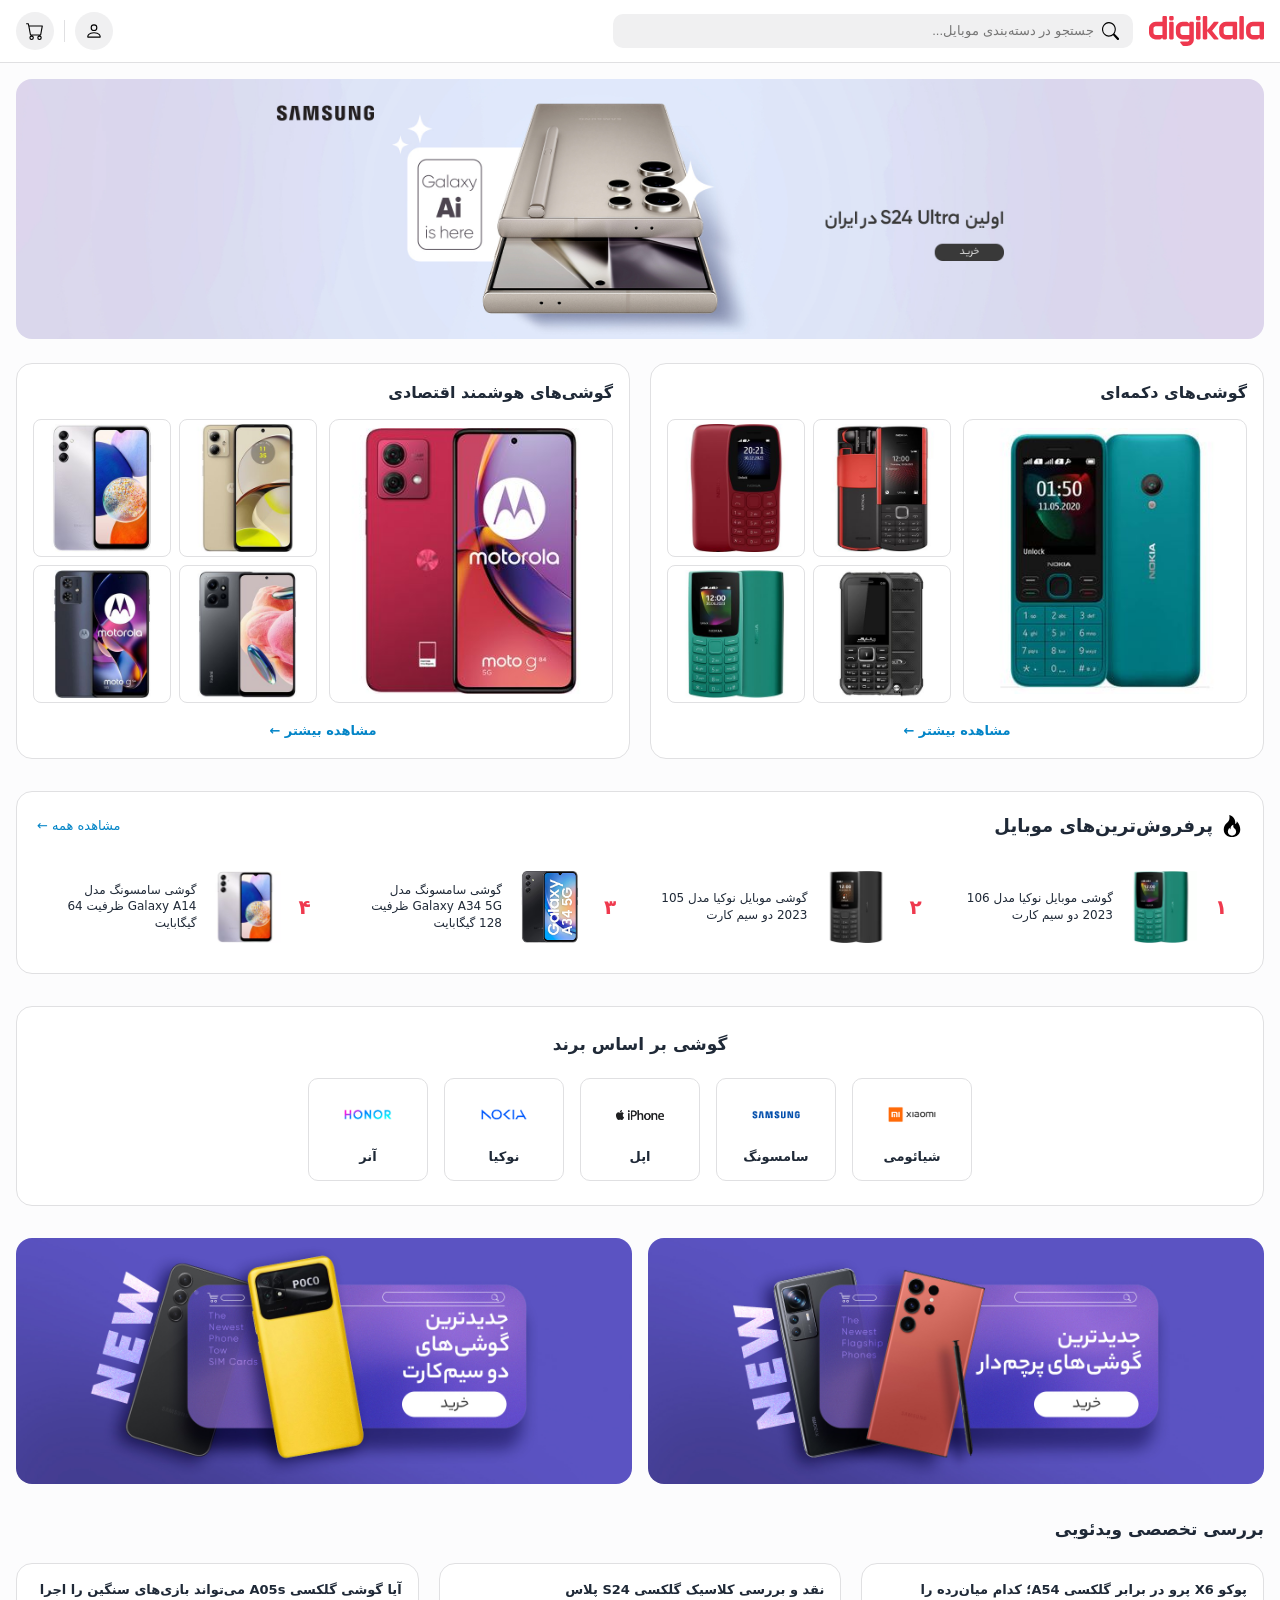
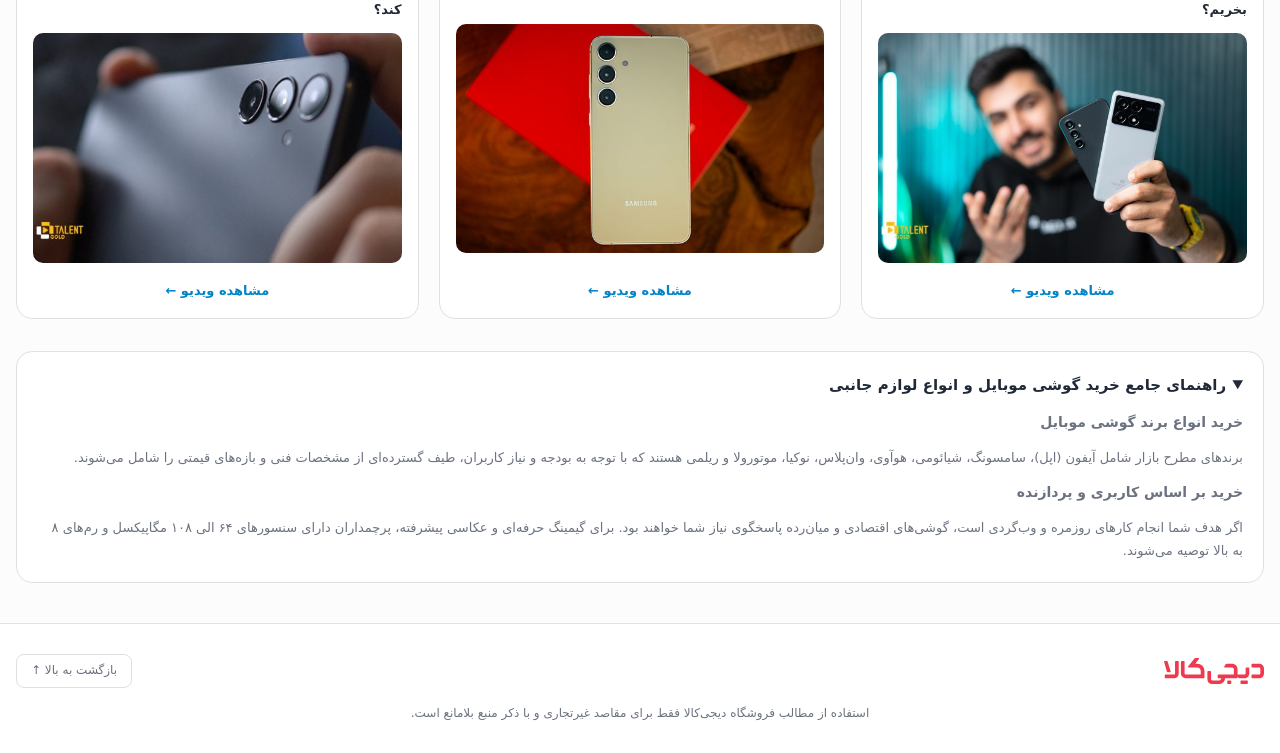
<file: mobile.html>
<!DOCTYPE html>
<html lang="fa-IR" dir="rtl">

<head>
    <meta charset="UTF-8">
    <meta name="viewport" content="width=device-width, initial-scale=1.0">
    <title>خرید انواع گوشی موبایل | دیجی‌کالا</title>
    <meta name="description" content="بررسی قیمت و خرید انواع گوشی موبایل هوشمند و ساده از معتبرترین برندها">
    <link rel="stylesheet" href="mobile-style.css">
</head>

<body>

    <!-- Reusable Site Header -->
    <header class="site-header">
        <div class="header-top">
            <div class="header-top-right">
                <a href="index.html" class="logo-link" aria-label="صفحه اصلی دیجی‌کالا">
                    <img src="images/logo-banner/logo.svg" alt="دیجی‌کالا" width="115" height="30">
                </a>
                <div class="search-box">
                    <img src="images/icons/search.svg" alt="" aria-hidden="true" width="18" height="18">
                    <input type="search" placeholder="جستجو در دسته‌بندی موبایل..."
                        aria-label="جستجو در دسته‌بندی موبایل">
                </div>
            </div>

            <div class="header-top-left">
                <a href="#account" class="btn-action" aria-label="حساب کاربری">
                    <img src="images/icons/person.svg" alt="" aria-hidden="true">
                </a>
                <div class="divider-v"></div>
                <a href="#cart" class="btn-action" aria-label="سبد خرید">
                    <img src="images/icons/cart.svg" alt="" aria-hidden="true">
                </a>
            </div>
        </div>
    </header>

    <!-- Hero Category Banner -->
    <section class="category-hero" aria-label="بنر دسته بندی موبایل">
        <a href="#" class="banner-link">
            <img src="mobile-images/banner-brands/banner.jpg" alt="جشنواره خرید ویژه گوشی‌های هوشمند" loading="eager">
        </a>
    </section>

    <!-- Main Category Container -->
    <main class="page-container">

        <!-- Featured Category Comparison Cards -->
        <section class="category-spotlight" aria-label="ویترین دسته‌ها">

            <!-- Keypad Phones Card -->
            <article class="spotlight-card">
                <div class="spotlight-header">
                    <h3>گوشی‌های دکمه‌ای</h3>
                </div>
                <div class="spotlight-grid">
                    <a href="#" class="spotlight-lead">
                        <img src="mobile-images/statistics/item1.jpg" alt="گوشی کلاسیک برتر" loading="lazy">
                    </a>
                    <div class="spotlight-thumbs">
                        <a href="#" class="thumb"><img src="mobile-images/statistics/item2.jpg" alt="گوشی نوکیا مدل ۱"
                                loading="lazy"></a>
                        <a href="#" class="thumb"><img src="mobile-images/statistics/item3.jpg" alt="گوشی نوکیا مدل ۲"
                                loading="lazy"></a>
                        <a href="#" class="thumb"><img src="mobile-images/statistics/item4.jpg" alt="گوشی ساده مدل ۳"
                                loading="lazy"></a>
                        <a href="#" class="thumb"><img src="mobile-images/statistics/item5.jpg" alt="گوشی ساده مدل ۴"
                                loading="lazy"></a>
                    </div>
                </div>
                <a href="#" class="card-see-more">مشاهده بیشتر &larr;</a>
            </article>

            <!-- Budget Smartphones Card -->
            <article class="spotlight-card">
                <div class="spotlight-header">
                    <h3>گوشی‌های هوشمند اقتصادی</h3>
                </div>
                <div class="spotlight-grid">
                    <a href="#" class="spotlight-lead">
                        <img src="mobile-images/statistics/item6.jpg" alt="گوشی هوشمند اقتصادی برتر" loading="lazy">
                    </a>
                    <div class="spotlight-thumbs">
                        <a href="#" class="thumb"><img src="mobile-images/statistics/item7.jpg"
                                alt="گوشی سامسونگ اقتصادی" loading="lazy"></a>
                        <a href="#" class="thumb"><img src="mobile-images/statistics/item8.jpg"
                                alt="گوشی شیائومی اقتصادی" loading="lazy"></a>
                        <a href="#" class="thumb"><img src="mobile-images/statistics/item9.jpg" alt="گوشی ریلمی اقتصادی"
                                loading="lazy"></a>
                        <a href="#" class="thumb"><img src="mobile-images/statistics/item10.jpg"
                                alt="گوشی اقتصادی مدل ۴" loading="lazy"></a>
                    </div>
                </div>
                <a href="#" class="card-see-more">مشاهده بیشتر &larr;</a>
            </article>

        </section>

        <!-- Best Sellers Section -->
        <section class="bestsellers-section" aria-label="پرفروش‌ترین گوشی‌های موبایل">
            <div class="section-heading">
                <div class="heading-title">
                    <img src="images/icons/fire.svg" alt="" aria-hidden="true" width="22">
                    <h2>پرفروش‌ترین‌های موبایل</h2>
                </div>
                <a href="#" class="link-all">مشاهده همه &larr;</a>
            </div>

            <div class="bestsellers-grid">
                <!-- Item 1 -->
                <article class="ranked-item">
                    <a href="products/product-nokia-2023-106.html">
                        <span class="rank-badge">۱</span>
                        <img src="mobile-images/onfire/item1.webp" alt="نوکیا 106 مدل 2023" loading="lazy">
                        <p class="item-title">گوشی موبایل نوکیا مدل 106 2023 دو سیم‌ کارت</p>
                    </a>
                </article>
                <!-- Item 2 -->
                <article class="ranked-item">
                    <a href="products/product-nokia-2023-105.html">
                        <span class="rank-badge">۲</span>
                        <img src="mobile-images/onfire/item2.webp" alt="نوکیا 105 مدل 2023" loading="lazy">
                        <p class="item-title">گوشی موبایل نوکیا مدل 105 2023 دو سیم‌ کارت</p>
                    </a>
                </article>
                <!-- Item 3 -->
                <article class="ranked-item">
                    <a href="products/product-galaxy-a34-5g.html">
                        <span class="rank-badge">۳</span>
                        <img src="mobile-images/onfire/item3.webp" alt="گلکسی A34" loading="lazy">
                        <p class="item-title">گوشی سامسونگ مدل Galaxy A34 5G ظرفیت 128 گیگابایت</p>
                    </a>
                </article>
                <!-- Item 4 -->
                <article class="ranked-item">
                    <a href="products/product-galaxy-a14.html">
                        <span class="rank-badge">۴</span>
                        <img src="mobile-images/onfire/item4.webp" alt="گلکسی A14" loading="lazy">
                        <p class="item-title">گوشی سامسونگ مدل Galaxy A14 ظرفیت 64 گیگابایت</p>
                    </a>
                </article>
            </div>
        </section>

        <!-- Filter By Brand -->
        <section class="brand-filter-section" aria-label="فیلتر بر اساس برند">
            <h3 class="section-title">گوشی بر اساس برند</h3>
            <div class="brand-chips">
                <a href="#" class="brand-chip"><img src="mobile-images/mobile-by-brand/item1.png"
                        alt="شیائومی"><span>شیائومی</span></a>
                <a href="#" class="brand-chip"><img src="mobile-images/mobile-by-brand/item2.png"
                        alt="سامسونگ"><span>سامسونگ</span></a>
                <a href="#" class="brand-chip"><img src="mobile-images/mobile-by-brand/item3.png"
                        alt="اپل"><span>اپل</span></a>
                <a href="#" class="brand-chip"><img src="mobile-images/mobile-by-brand/item4.png"
                        alt="نوکیا"><span>نوکیا</span></a>
                <a href="#" class="brand-chip"><img src="mobile-images/mobile-by-brand/item5.jpg"
                        alt="آنر"><span>آنر</span></a>
            </div>
        </section>

        <!-- Promotional Dual Banners -->
        <section class="promo-grid-dual" aria-label="پیشنهادات ویژه">
            <a href="#" class="promo-card">
                <img src="mobile-images/banner-brands/medium-banner1.jpg" alt="پیشنهاد ویژه گوشی" loading="lazy">
            </a>
            <a href="#" class="promo-card">
                <img src="mobile-images/banner-brands/medium-banner2.jpg" alt="لوازم جانبی موبایل" loading="lazy">
            </a>
        </section>

        <!-- Video Reviews Grid -->
        <section class="video-reviews-section" aria-label="نقد و بررسی ویدئویی">
            <h3 class="section-title">بررسی تخصصی ویدئویی</h3>
            <div class="video-reviews-grid">
                <article class="video-card">
                    <h4 class="video-card-title">پوکو X6 پرو در برابر گلکسی A54؛ کدام میان‌رده را بخریم؟</h4>
                    <div class="video-thumbnail">
                        <img src="mobile-images/banner-brands/small-banner1.jpg" alt="مقایسه پوکو و گلکسی"
                            loading="lazy">
                    </div>
                    <a href="#" class="card-see-more">مشاهده ویدیو &larr;</a>
                </article>
                <article class="video-card">
                    <h4 class="video-card-title">نقد و بررسی کلاسیک گلکسی S24 پلاس</h4>
                    <div class="video-thumbnail">
                        <img src="mobile-images/banner-brands/small-banner2.jpg" alt="نقد گلکسی اس 24" loading="lazy">
                    </div>
                    <a href="#" class="card-see-more">مشاهده ویدیو &larr;</a>
                </article>
                <article class="video-card">
                    <h4 class="video-card-title">آیا گوشی گلکسی A05s می‌تواند بازی‌های سنگین را اجرا کند؟</h4>
                    <div class="video-thumbnail">
                        <img src="mobile-images/banner-brands/small-banner3.jpg" alt="تست گیمینگ گلکسی" loading="lazy">
                    </div>
                    <a href="#" class="card-see-more">مشاهده ویدیو &larr;</a>
                </article>
            </div>
        </section>

        <!-- Clean SEO Content Box with Accordion Effect -->
        <article class="seo-guide-section">
            <details open>
                <summary>
                    <h2>راهنمای جامع خرید گوشی موبایل و انواع لوازم جانبی</h2>
                </summary>
                <div class="seo-content-body">
                    <h3>خرید انواع برند گوشی موبایل</h3>
                    <p>برندهای مطرح بازار شامل آیفون (اپل)، سامسونگ، شیائومی، هوآوی، وان‌پلاس، نوکیا، موتورولا و ریلمی
                        هستند که با توجه به بودجه و نیاز کاربران، طیف گسترده‌ای از مشخصات فنی و بازه‌های قیمتی را شامل
                        می‌شوند.</p>

                    <h3>خرید بر اساس کاربری و پردازنده</h3>
                    <p>اگر هدف شما انجام کارهای روزمره و وب‌گردی است، گوشی‌های اقتصادی و میان‌رده پاسخگوی نیاز شما
                        خواهند بود. برای گیمینگ حرفه‌ای و عکاسی پیشرفته، پرچمداران دارای سنسورهای ۶۴ الی ۱۰۸ مگاپیکسل و
                        رم‌های ۸ به بالا توصیه می‌شوند.</p>
                </div>
            </details>
        </article>

    </main>

    <!-- Modern Semantic Footer -->
    <footer class="site-footer">
        <div class="footer-inner">
            <div class="footer-top-row">
                <img src="images/logo-banner/digi.svg" alt="دیجی‌کالا" width="100">
                <a href="#" class="btn-top">بازگشت به بالا &uarr;</a>
            </div>
            <p class="copyright">استفاده از مطالب فروشگاه دیجی‌کالا فقط برای مقاصد غیرتجاری و با ذکر منبع بلامانع است.
            </p>
        </div>
    </footer>

</body>

</html>
</file>
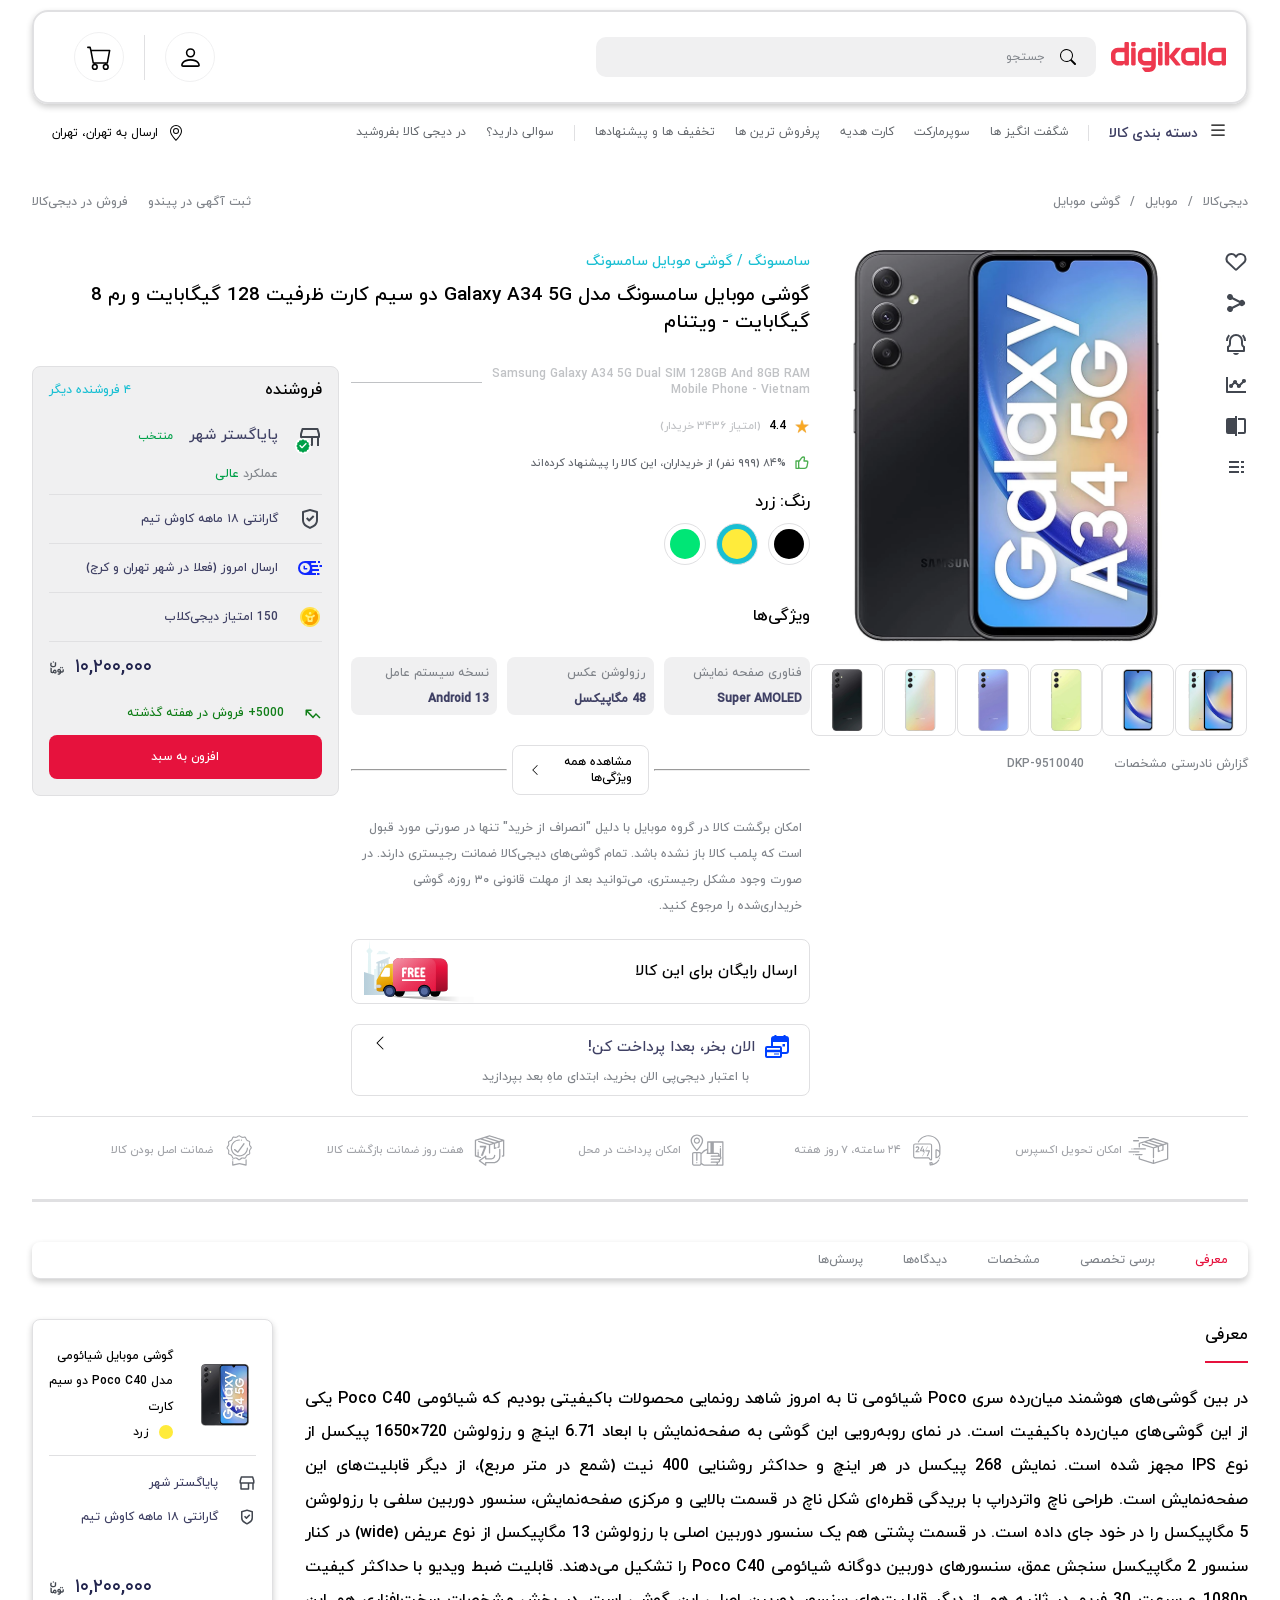
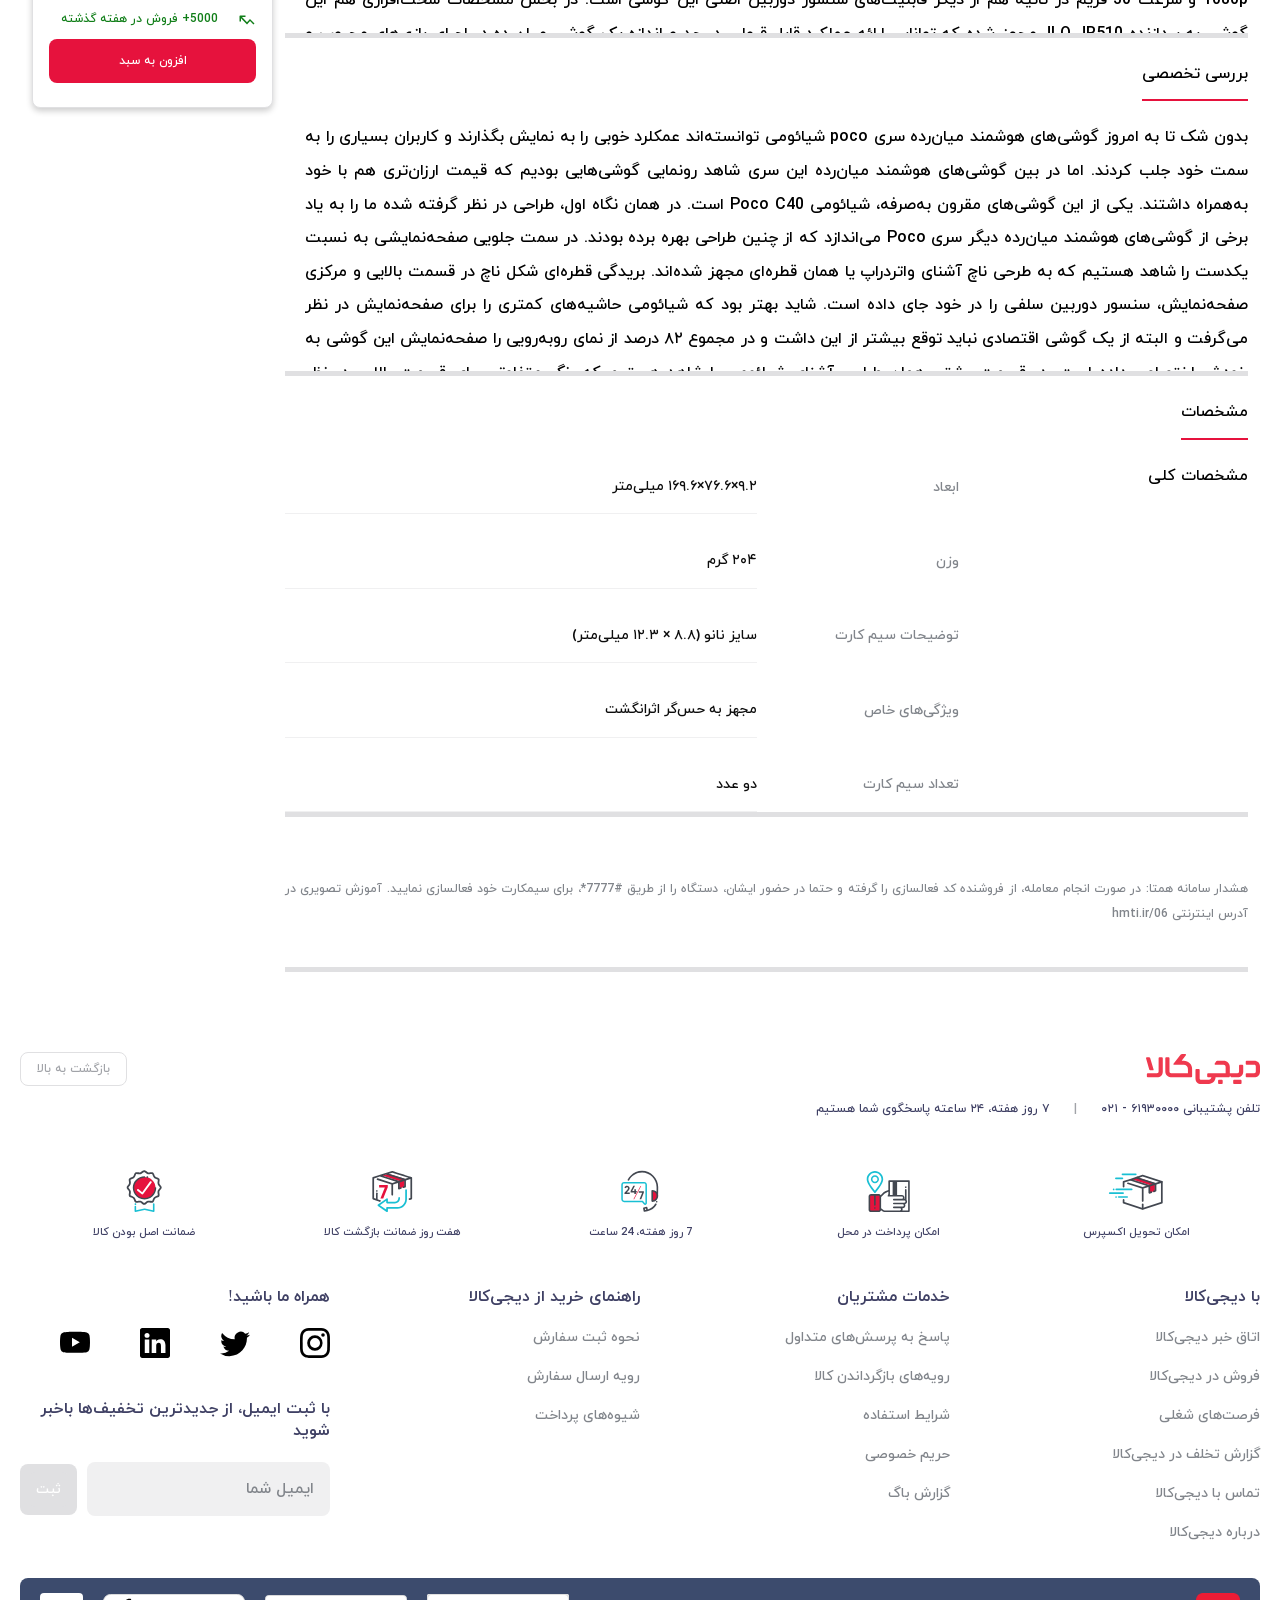
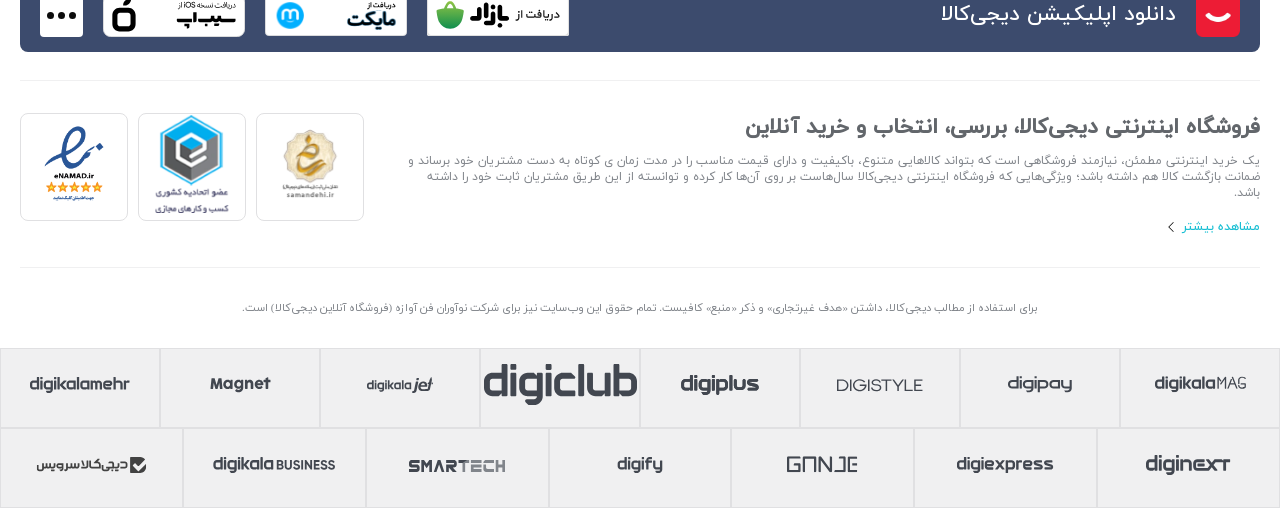
<file: products/product-galaxy-a34-5g.html>
<!DOCTYPE html>
<html lang="fa-IR" dir="rtl">
<head>
    <meta charset="UTF-8">
    <meta http-equiv="X-UA-Compatible" content="IE=edge">
    <meta name="viewport" content="width=device-width, initial-scale=1.0">
    <title>galaxy a34 5g</title>
    <link rel="stylesheet" href="product-style.css">
</head>
<body>
    <!-- header -->
    <div class="header">
        <div class="header-top">
            <div class="header-top-right">
                <div class="header-top-right-logobox">
                    <img src="images/logo-banner/logo.svg" alt="">
                </div>
                <div class="header-top-right-searchbox">
                    <img src="images/icons/search.svg" alt="">
                    <span>جستجو</span>
                </div>
            </div>
            <div class="header-top-left">
                <a href="#">
                    <img src="images/icons/person.svg" alt="">
                    <span id="header-top-account">حساب</span>
                </a>
                <span></span>
                <a href="#">
                    <img src="images/icons/cart.svg" alt="">
                    <span id="header-top-cart">سبد</span>
                </a>
            </div>
        </div>

        <div class="header-bottom">
            <div class="header-bottom-right">
                <a href="#" id="header-grouping">
                    <div>
                        <img src="images/icons/list.svg" alt="">
                    </div>
                    دسته بندی کالا
                </a>
                <div class="line-divide"></div>
                <a href="#">شگفت انگیز ها</a>
                <a href="#">سوپرمارکت</a>
                <a href="#">کارت هدیه</a>
                <a href="#">پرفروش ترین ها</a>
                <a href="#">تخفیف ها و پیشنهادها</a>
                <div class="line-divide"></div>
                <a href="#">سوالی دارید؟</a>
                <a href="#">در دیجی کالا بفروشید</a>
                <div class="grouping-commodity-box">
                    <div class="grouping-commodity-right">
                        <a href="mobile.html" id="commodity-right">موبایل</a>
                        <a href="#">کالای دیجیتال</a>
                        <a href="#">خانه و آشپزخانه</a>
                        <a href="#">لوازم خانكى برقى</a>
                        <a href="#">مد وپوشاك</a>
                        <a href="#">زيبايى وسلامت</a>
                        <a href="#">كارت هديه</a>
                        <a href="#">كالاهاى سوپرماركتى</a>
                        <a href="#">كتاب، لوازم تحرير وهنر</a>
                        <a href="#">اسباب بازی، كودک و نوزاد</a>
                        <a href="#">ابزار آلات و تجهیزات</a>
                        <a href="#">خودرو و موتور سیکلت</a>
                        <a href="#">ورزش و سفر</a>
                        <a href="#">محصولات بومی و محلی</a>
                    </div>
                    <div class="grouping-commodity-left">
                        <a href="#" class="commodity-more">
                            همه محصولات موبایل
                            <img src="images/icons/chevron-left.svg" alt="">
                        </a>
                        <div class="commodity-full">
                            <div class="commodity-column">
                                <div class="commodity">
                                    <a href="#" class="commodity-title">
                                        برند های مختلف گوشی
                                        <img src="images/icons/chevron-left.svg" alt="">
                                    </a>
                                    <a href="#" class="commodity-caption">گوشی آیفون</a>
                                    <a href="#" class="commodity-caption">گوشی سامسونگ</a>
                                    <a href="#" class="commodity-caption">گوشی شیائومی</a>
                                    <a href="#" class="commodity-caption">گوشی نوکیا</a>
                                    <a href="#" class="commodity-caption">گوشی ریلمی</a>
                                    <a href="#" class="commodity-caption">گوشی آنر</a>
                                    <a href="#" class="commodity-caption">گوشی موتورولا</a>
                                    <a href="#" class="commodity-caption">گوشی ناتینگ فون</a>
                                    <a href="#" class="commodity-caption">گوشی جی پلاس</a>
                                    <a href="#" class="commodity-caption">گوشی هواوی</a>
                                    <a href="#" class="commodity-caption">گوشی جی ال ایکس</a>
                                    <a href="#" class="commodity-caption">گوشی داریا</a>
                                    <a href="#" class="commodity-caption">گوشی گوگل</a>
                                    <a href="#" class="commodity-caption">گوشی اوپو</a>
                                    <a href="#" class="commodity-caption">گوشی ارد</a>
                                    <a href="#" class="commodity-caption">گوشی وان پلاس</a>
                                    <a href="#" class="commodity-caption">گوشی رنسو</a>
                                </div>
                            </div>
                            <div class="commodity-column">
                                <div class="commodity">
                                    <a href="#" class="commodity-title">
                                        گوشی بر اساس قیمت
                                        <img src="images/icons/chevron-left.svg" alt="">
                                    </a>
                                    <a href="#" class="commodity-caption">گوشی موبایل ارزان</a>
                                    <a href="#" class="commodity-caption">گوشی موبایل قسطی</a>
                                    <a href="#" class="commodity-caption">گوشی تا 2 میلیون</a>
                                    <a href="#" class="commodity-caption">گوشی تا 5 میلیون</a>
                                    <a href="#" class="commodity-caption">گوشی تا 7 میلیون</a>
                                    <a href="#" class="commodity-caption">گوشی تا 15 میلیون</a>
                                    <a href="#" class="commodity-caption">گوشی بالای 15 میلیون</a>
                                </div>
                                <div class="commodity">
                                    <a href="#" class="commodity-title">
                                        گوشی بر اساس عملکرد
                                        <img src="images/icons/chevron-left.svg" alt="">
                                    </a>
                                    <a href="#" class="commodity-caption">گوشی گیمینگ</a>
                                    <a href="#" class="commodity-caption">گوشی 5G</a>
                                    <a href="#" class="commodity-caption">گوشی دکمه ای</a>
                                    <a href="#" class="commodity-caption">گوشی ضد آب</a>
                                    <a href="#" class="commodity-caption">گوشی مناسب عکاسی</a>
                                    <a href="#" class="commodity-caption">گوشی میان رده</a>
                                    <a href="#" class="commodity-caption">گوشی اقتصادی</a>
                                    <a href="#" class="commodity-caption">گوشی دانش آموزی</a>
                                    <a href="#" class="commodity-caption">گوشی پرچمدار</a>
                                    <a href="#" class="commodity-caption">گوشی دو سیمکارت</a>
                                </div>
                            </div>
                            <div class="commodity-column">
                                <div class="commodity">
                                    <a href="#" class="commodity-title">
                                        گوشی بر اساس حافظه داخلی
                                        <img src="images/icons/chevron-left.svg" alt="">
                                    </a>
                                    <a href="#" class="commodity-caption">گوشی تا  16 گیگابایت</a>
                                    <a href="#" class="commodity-caption">گوشی تا  32 گیگابایت</a>
                                    <a href="#" class="commodity-caption">گوشی تا  64 گیگابایت</a>
                                    <a href="#" class="commodity-caption">گوشی تا  128 گیگابایت</a>
                                    <a href="#" class="commodity-caption">گوشی تا  256 گیگابایت</a>
                                    <a href="#" class="commodity-caption">گوشی تا  1 ترابایت</a>
                                </div>
                                <div class="commodity">
                                    <a href="#" class="commodity-title">
                                        رزولوشن عکس
                                        <img src="images/icons/chevron-left.svg" alt="">
                                    </a>
                                    <a href="#" class="commodity-caption">گوشی تا  13 گیگابایت</a>
                                    <a href="#" class="commodity-caption">گوشی تا  16 گیگابایت</a>
                                    <a href="#" class="commodity-caption">گوشی تا  48 گیگابایت</a>
                                    <a href="#" class="commodity-caption">گوشی تا  64 گیگابایت</a>
                                    <a href="#" class="commodity-caption">گوشی تا  108 گیگابایت</a>
                                </div>
                            </div>
                        </div>
                    </div>
                </div>
            </div>
            <div class="header-bottom-left">
                <a href="#">
                    <img src="images/icons/geo-alt.svg" alt="">
                    <span>ارسال به تهران، تهران</span>
                </a>
            </div>
        </div>
    </div>
    <!-- main content -->
    <div class="container">
        <div class="address-add">
            <div class="aa-right">
                <a href="../index.html">دیجی‌کالا</a>
                <span>/</span>
                <a href="../mobile.html">موبایل</a>
                <span>/</span>
                <a href="#">گوشی موبایل</a>
            </div>
            <div class="aa-left">
                <a href="#">ثبت آگهی در پیندو</a>
                <a href="#">فروش در دیجی‌کالا</a>
            </div>
        </div>

        <div class="main-mobile-box">
            <div class="main-mobile-box-right">
                <div class="main-mobile-box-right-options-img">
                    <div class="main-mobile-box-right-options">
                        <a href="#">
                            <img src="icons/add-favorites.svg" alt="">
                        </a>
                        <a href="#">
                            <img src="icons/share.svg" alt="">
                        </a>
                        <a href="#">
                            <img src="icons/ring.svg" alt="">
                        </a>
                        <a href="#">
                            <img src="icons/chart.svg" alt="">
                        </a>
                        <a href="#">
                            <img src="icons/comparison.svg" alt="">
                        </a>
                        <a href="#">
                            <img src="icons/list.svg" alt="">
                        </a>
                    </div>
                    <div class="main-mobile-box-right-img">
                        <img src="galaxy-a34-5g/mainmobile.webp" alt="">
                    </div>
                </div>

                <div class="main-mobile-box-right-smallimg">
                    <a href="galaxy-a34-5g/smallmobile1.webp">
                        <img src="galaxy-a34-5g/smallmobile1.webp" alt="">
                    </a>
                    <a href="galaxy-a34-5g/smallmobile2.webp">
                        <img src="galaxy-a34-5g/smallmobile2.webp" alt="">
                    </a>
                    <a href="galaxy-a34-5g/smallmobile3.webp">
                        <img src="galaxy-a34-5g/smallmobile3.webp" alt="">
                    </a>
                    <a href="galaxy-a34-5g/smallmobile4.webp">
                        <img src="galaxy-a34-5g/smallmobile4.webp" alt="">
                    </a>
                    <a href="galaxy-a34-5g/smallmobile5.webp">
                        <img src="galaxy-a34-5g/smallmobile5.webp" alt="">
                    </a>
                    <a href="galaxy-a34-5g/smallmobile6.webp">
                        <img src="galaxy-a34-5g/smallmobile6.webp" alt="">
                    </a>
                </div>

                <div class="Report-incorrect-specifications">
                    <a href="#">گزارش نادرستی مشخصات</a>
                    <span>DKP-9510040</span>
                </div>
            </div>
            <div class="main-mobile-box-left">
                <div class="main-mobile-box-left-title">
                    <div>
                        <a href="#">سامسونگ</a>
                        <span>/</span>
                        <a href="#">گوشی موبایل سامسونگ</a>
                    </div>
                    <div>
                        <h1>گوشی موبایل سامسونگ مدل Galaxy A34 5G دو سیم کارت ظرفیت 128 گیگابایت و رم 8 گیگابایت - ویتنام</h1>
                    </div>
                </div>
                <div class="main-mobile-box-left-infobuy">
                    <div class="main-mobile-box-left-infobuy-right">
                        <div class="main-mobile-box-left-infobuy-right-top">
                            <div class="main-mobile-box-left-infobuy-right-title-info">
                                <span>Samsung Galaxy A34 5G Dual SIM 128GB And 8GB RAM Mobile Phone - Vietnam</span>
                                <div id="line-divide-vertical"></div>
                            </div>
    
                            <div class="main-mobile-box-left-infobuy-right-user">
                                <img src="icons/star-yellow.webp" alt="">
                                <p>4.4 </p>
                                <span>(امتیاز ۳۴۳۶ خریدار)</span>
                            </div>
    
                            <div class="main-mobile-box-left-infobuy-right-user">
                                <img src="icons/like-green.svg" alt="">
                                <span id="users-suggest">۸۴% (۹۹۹ نفر) از خریداران، این کالا را پیشنهاد کرده‌اند</span>
                            </div>
    
                            <div class="main-mobile-box-left-infobuy-right-color">
                                <div class="main-mobile-box-left-infobuy-right-color-title">
                                    <p>رنگ: زرد</p>
                                </div>
                                <div class="main-mobile-box-left-infobuy-right-color-select">
                                    <div>
                                        <div id="color-select-black"></div>
                                    </div>
                                    <div id="color-select-user">
                                        <div id="color-select-yellow"></div>
                                    </div>
                                    <div>
                                        <div id="color-select-green"></div>
                                    </div>
                                </div>
                            </div>
                        </div>
                        <div class="main-mobile-box-left-infobuy-right-bottom">
                            <div class="main-mobile-box-left-infobuy-right-options">
                                <div class="main-mobile-box-left-infobuy-right-options-title">
                                    ویژگی‌ها
                                </div>
                                <div class="main-mobile-box-left-infobuy-right-options-box">
                                    <div>
                                        <p class="options-item-title">فناوری صفحه‌ نمایش</p>
                                        <p class="options-item-caption"><b>Super AMOLED</b></p>
                                    </div>
                                    <div>
                                        <p class="options-item-title">رزولوشن عکس</p>
                                        <p class="options-item-caption"><b>48 مگاپیکسل</b></p>
                                    </div>
                                    <div>
                                        <p class="options-item-title">نسخه سیستم عامل</p>
                                        <p class="options-item-caption"><b>Android 13</b></p>
                                    </div>
                                </div>
                                <div class="main-mobile-box-left-infobuy-right-options-seeall">
                                    <hr>
                                    <a href="#">
                                        مشاهده همه ویژگی‌ها
                                        <img src="images/icons/chevron-left.svg" alt="">
                                    </a>
                                    <hr>
                                </div>
                            </div>

                            <div class="main-mobile-box-left-infobuy-right-reasonback">
                                <span>امکان برگشت کالا در گروه موبایل با دلیل "انصراف از خرید" تنها در صورتی مورد قبول است که پلمب کالا باز نشده باشد. تمام گوشی‌های دیجی‌کالا ضمانت رجیستری دارند. در صورت وجود مشکل رجیستری، می‌توانید بعد از مهلت قانونی ۳۰ روزه، گوشی خریداری‌شده را مرجوع کنید.</span>
                            </div>

                            <div class="main-mobile-box-left-infobuy-right-sendfree">
                                <span>ارسال رایگان برای این کالا</span>
                                <img src="icons/red-truck.svg" alt="">
                            </div>

                            <div class="main-mobile-box-left-infobuy-right-paylater">
                                <div class="main-mobile-box-left-infobuy-right-paylater-right">
                                    <div>
                                        <img src="icons/calender.svg" alt="">
                                        <span>الان بخر، بعدا پرداخت کن!</span>
                                    </div>
                                    <span>با اعتبار دیجی‌پی الان بخرید، ابتدای ماهِ بعد بپردازید</span>
                                </div>
                                <div class="main-mobile-box-left-infobuy-right-paylater-left">
                                    <img src="images/icons/chevron-left.svg" alt="">
                                </div>
                            </div>
                        </div>
                    </div>
                    <div class="seller-box">
                        <div class="seller-other">
                            <span>فروشنده</span>
                            <a href="#">۴ فروشنده دیگر</a>
                        </div>

                        <div class="seller-info">
                            <div class="seller-info-right">
                                <img src="icons/store-gray.svg" alt="" id="seller-info-icon">
                                <img src="icons/tickmark-bggreen.svg" alt="" id="seller-info-tickmark">
                            </div>
                            <div class="seller-info-left">
                                <div class="seller-info-left-top">
                                    <p>پایاگستر شهر</p>
                                    <span>منتخب</span>
                                </div>
                                <div class="seller-info-left-bottom">
                                    <p>عملکرد</p>
                                    <span>عالی</span>
                                </div>
                            </div>
                        </div>

                        <div class="seller-warranty-box">
                            <img src="icons/bail.svg" alt="">
                            <span>گارانتی ۱۸ ماهه کاوش تیم</span>
                        </div>

                        <div class="seller-send-info">
                            <img src="icons/time-blue.svg" alt="">
                            <span>ارسال امروز (فعلا در شهر تهران و کرج)</span>
                        </div>

                        <div class="seller-point">
                            <img src="icons/club-point.svg" alt="">
                            <span>150 امتیاز دیجی‌کلاب</span>
                        </div>

                        <div class="seller-price">
                            <div class="seller-price-boxes">
                                <p>۱۰,۲۰۰,۰۰۰</p>
                                <img src="icons/toman.svg" alt="">
                            </div>
                        </div>

                        <div class="seller-chart">
                            <img src="icons/chart-green.svg" alt="">
                            <span>5000+ فروش در هفته گذشته</span>
                        </div>

                        <a href="#" class="add-to-chart">افزون به سبد</a>
                    </div>
                </div>
            </div>
        </div>

        <div class="product-license">
            <a href="#">
                <img src="icons/express-delivery.svg" alt="">
                <span>امکان تحویل اکسپرس</span>
            </a>
            <a href="#">
                <img src="icons/support.svg" alt="">
                <span>۲۴ ساعته، ۷ روز هفته</span>
            </a>
            <a href="#">
                <img src="icons/cash-on-delivery.svg" alt="">
                <span>امکان پرداخت در محل</span>
            </a>
            <a href="#">
                <img src="icons/days-return.svg" alt="">
                <span>هفت روز ضمانت بازگشت کالا</span>
            </a>
            <a href="#">
                <img src="icons/original-products.svg" alt="">
                <span>ضمانت اصل بودن کالا</span>
            </a>
        </div>
    </div>

    <div class="product-info-tabs">
        <a href="#" id="product-info-tabs-selected">معرفی</a>
        <a href="#">برسی تخصصی</a>
        <a href="#">مشخصات</a>
        <a href="#">دیدگاه‌ها</a>
        <a href="#">پرسش‌ها</a>
    </div>
    
    <div class="product-info-box">
        <div class="product-info-box-right">
            <div class="product-info introduction">
                <div class="product-info-title">
                    <p>معرفی</p>
                </div>
                <div class="product-info-reason">
                    <p>در بین گوشی‌های هوشمند میان‌رده سری Poco شیائومی تا به امروز شاهد رونمایی محصولات با‌کیفیتی بودیم که شیائومی Poco C40 یکی از این گوشی‌های میان‌رده با‌کیفیت است. در نمای رو‌به‌رویی این گوشی به صفحه‌نمایش با ابعاد 6.71 اینچ و رزولوشن 720×1650 پیکسل از نوع IPS مجهز شده است. نمایش 268 پیکسل در هر اینچ و حداکثر روشنایی 400 نیت (شمع در متر مربع)، از دیگر قابلیت‌های این صفحه‌نمایش است. طراحی ناچ واتردراپ با بریدگی قطره‌ای شکل ناچ در قسمت بالایی و مرکزی صفحه‌نمایش، سنسور دوربین سلفی با رزولوشن 5 مگاپیکسل را در خود جای داده است. در قسمت پشتی هم یک سنسور دوربین اصلی با رزولوشن 13 مگاپیکسل از نوع عریض (wide) در کنار سنسور 2 مگاپیکسل سنجش عمق، سنسور‌های دوربین دو‌گانه شیائومی Poco C40 را تشکیل می‌دهند. قابلیت ضبط ویدیو با حداکثر کیفیت 1080p و سرعت 30 فریم در ثانیه هم از دیگر قابلیت‌های سنسور دوربین اصلی این گوشی است. در بخش مشخصات سخت‌افزاری هم این گوشی به پردازنده JLQ JR510 مجهز شده که توانایی ارائه عملکرد قابل قبولی در حد و اندازه یک گوشی میان‌رده در اجرای بازی‌های محبوب و نرم‌افزار‌های کاربردی دارد. اما بدون شک یکی از قدرتمند‌ترین مشخصات در نظر گرفته شده برای این گوشی هوشمند، باتری با میزان ظرفیت 6000 میلی‌آمپر‌ساعتی است که کمتر گوشی در این بازه قیمتی از چنین باتری قدرتمندی بهره برده است. باتری که به ازای هر بار شارژ صد درصدی، به راحتی در مصرف عادی طول عمر مفید (زمان آماده به‌کار) دو روز را ارائه می‌کند. پشتیبانی از فناوری شارژ سریع با توان 18 وات هم از دیگر قابلیت‌های در نظر گرفته شده است.
                    </p>
                </div>
            </div>

            <div class="product-info">
                <div class="product-info-title">
                    <p>بررسی تخصصی</p>
                </div>
                <div class="product-info-reason">
                    <p>بدون شک تا به امروز گوشی‌های هوشمند میان‌رده سری poco شیائومی توانسته‌اند عمکلرد خوبی را به نمایش بگذارند و کاربران بسیاری را به سمت خود جلب کردند. اما در بین گوشی‌های هوشمند میان‌رده این سری شاهد رونمایی گوشی‌هایی بودیم که قیمت ارزان‌تری هم با خود به‌همراه داشتند. یکی از این گوشی‌های مقرون به‌صرفه، شیائومی Poco C40 است. در همان نگاه اول، طراحی در نظر گرفته شده ما را به یاد برخی از گوشی‌های هوشمند میان‌رده دیگر سری Poco می‌اندازد که از چنین طراحی بهره برده بودند. در سمت جلویی صفحه‌نمایشی به نسبت یکدست را شاهد هستیم که به طرحی ناچ آشنای واتردراپ یا همان قطره‌ای مجهز شده‌اند. بریدگی قطره‌ای شکل ناچ در قسمت بالایی و مرکزی صفحه‌نمایش، سنسور دوربین سلفی را در خود جای داده است. شاید بهتر بود که شیائومی حاشیه‌های کمتری را برای صفحه‌نمایش در نظر می‌گرفت و البته از یک گوشی اقتصادی نباید توقع بیشتر از این داشت و در مجموع ۸۲ درصد از نمای رو‌به‌رویی را صفحه‌نمایش این گوشی به خودش اختصاص داده است. در قسمت پشتی همان طراحی آشنای شیائومی را شاهد هستیم که رنگ متفاوتی برای قسمت بالایی در نظر گرفته شده و دو سنسور دوربین در کنار فلش LED، در معماری مربعی شکل کنار یکدیگر قرار گرفته‌اند. حسگر اثر انگشت به عنوان یک قابلیت امنیتی بسیار پرکاربرد هم در قسمت پشتی قرار گرفته است که در کنار دسترسی مناسب، عملکرد به نسبت سریعی در قفل‌گشایی صفحه‌نمایش دارد. شیائومی Poco C40 وزن ۲۰۴ گرمی دارد که به نسبت بسیاری از گوشی‌های هوشمند دیگر وزن سنگین‌تری است. شاید این وزن نه‌چندان سبک در استفاده طولانی مدت کمی خستگی برای دست به‌همراه داشته باشد، اما بدون شک این وزن سبب خواهد شد تا احساس افتادن در حین استفاده تا میزان قابل توجهی کاهش پیدا کند و HANDS_ON مناسبی داشته باشد.
                    </p>
                </div>
            </div>

            <div class="product-info">
                <div class="product-info-title">
                    <p>مشخصات</p>
                </div>
                <div class="specification-box">
                    <div class="specification-right">
                        <span>مشخصات کلی</span>
                    </div>
                    <div class="specification-left">
                        <div class="specification">
                            <p class="specification-name">ابعاد</p>
                            <p class="specification-reason">۹.۲×۷۶.۶×۱۶۹.۶ میلی‌متر</p>
                        </div>
                        <div class="specification">
                            <p class="specification-name">وزن</p>
                            <p class="specification-reason">۲۰۴ گرم</p>
                        </div>
                        <div class="specification">
                            <p class="specification-name">توضیحات سیم کارت</p>
                            <p class="specification-reason">سایز نانو (۸.۸ × ۱۲.۳ میلی‌متر)</p>
                        </div>
                        <div class="specification">
                            <p class="specification-name">ویژگی‌های خاص</p>
                            <p class="specification-reason">مجهز به حس‌گر اثرانگشت</p>
                        </div>
                        <div class="specification">
                            <p class="specification-name">تعداد سیم کارت</p>
                            <p class="specification-reason">دو عدد</p>
                        </div>
                    </div>
                </div>
            </div>

            <div id="meta-warning">
                <p>هشدار سامانه همتا: در صورت انجام معامله، از فروشنده کد فعالسازی را گرفته و حتما در حضور ایشان، دستگاه را از طریق #7777*، برای سیمکارت خود فعالسازی نمایید. آموزش تصویری در آدرس اینترنتی hmti.ir/06</p>
            </div>
        </div>
        <div class="product-cart-sticky">
            <div class="product-cart-seller-name">
                <div class="product-cart-seller-name-right">
                    <img src="galaxy-a34-5g/mainmobile.webp" alt="">
                </div>
                <div class="product-cart-seller-name-left">
                    <div class="product-cart-seller-name-left-top">
                        <p>گوشی موبایل شیائومی مدل Poco C40 دو سیم کارت</p>
                    </div>
                    <div class="product-cart-seller-name-left-bottom">
                        <div id="product-cart-seller-yellow"></div>
                        <p>زرد</p>
                    </div>
                </div>
            </div>

            <div class="product-cart-seller-info">
                <img src="icons/store-gray.svg" alt="" id="seller-info-icon">
                <p>پایاگستر شهر</p>   
            </div>

            <div class="product-cart-seller-info">
                <img src="icons/bail.svg" alt="">
                <span>گارانتی ۱۸ ماهه کاوش تیم</span>
            </div>

            <div class="product-cart-seller-price">
                <div class="seller-price-boxes">
                    <p>۱۰,۲۰۰,۰۰۰</p>
                    <img src="icons/toman.svg" alt="">
                </div>
            </div>

            <div class="product-cart-seller-chart">
                <img src="icons/chart-green.svg" alt="">
                <span>5000+ فروش در هفته گذشته</span>
            </div>

            <a href="#" class="add-to-chart">افزون به سبد</a>
        </div>
    </div>
    <!-- footer -->
    <div class="footer-container">
        <div class="backtotop-box">
            <div class="backtotop-icon">
                <img src="images/logo-banner/digi.svg" alt="">
            </div>
            <div class="backtotop-btn">
                <a href="#">بازگشت به بالا</a>
            </div>
        </div>

        <div class="digikala-info">
            <span>تلفن پشتیبانی ۶۱۹۳۰۰۰۰ - ۰۲۱</span>
            <div>|</div>
            <span>۷ روز هفته، ۲۴ ساعته پاسخگوی شما هستیم</span>
        </div>

        <div class="digikala-options-box">
            <a href="#" class="dk-options">
                <img src="images/icons/express-delivery.svg" alt="">
                امکان تحویل اکسپرس
            </a>
            <a href="#" class="dk-options">
                <img src="images/icons/cash-on-delivery.svg" alt="">
                امکان پرداخت در محل
            </a>
            <a href="#" class="dk-options">
                <img src="images/icons/support.svg" alt="">
                7 روز هفته، 24 ساعت
            </a>
            <a href="#" class="dk-options">
                <img src="images/icons/days-return.svg" alt="">
                هفت روز ضمانت بازگشت کالا
            </a>
            <a href="#" class="dk-options">
                <img src="images/icons/original-products.svg" alt="">
                ضمانت اصل بودن کالا
            </a>
        </div>

        <div class="footer-lists-box">
            <div class="footer-lists">
                <p>با دیجی‌کالا</p>
                <a href="#">اتاق خبر دیجی‌کالا</a>
                <a href="#">فروش در دیجی‌کالا</a>
                <a href="#">فرصت‌های شغلی</a>
                <a href="#">گزارش تخلف در دیجی‌کالا</a>
                <a href="#">تماس با دیجی‌کالا</a>
                <a href="#">درباره دیجی‌کالا</a>
            </div>
            <div class="footer-lists">
                <p>خدمات مشتریان</p>
                <a href="#">پاسخ به پرسش‌های متداول</a>
                <a href="#">رویه‌های بازگرداندن کالا</a>
                <a href="#">شرایط استفاده</a>
                <a href="#">حریم خصوصی</a>
                <a href="#">گزارش باگ</a>
            </div>
            <div class="footer-lists">
                <p>راهنمای خرید از دیجی‌کالا</p>
                <a href="#">نحوه ثبت سفارش</a>
                <a href="#">رویه ارسال سفارش</a>
                <a href="#">شیوه‌های پرداخت</a>
            </div>
            <div class="footer-lists">
                <p>همراه ما باشید!</p>
                <div class="social-media-box">
                    <div class="social-media">
                        <img src="images/icons/instagram.svg" alt="">
                    </div>
                    <div class="social-media">
                        <img src="images/icons/twitter.svg" alt="">
                    </div>
                    <div class="social-media">
                        <img src="images/icons/linkedin.svg" alt="">
                    </div>
                    <div class="social-media">
                        <img src="images/icons/youtube.svg" alt="">
                    </div>
                </div>
                <p>با ثبت ایمیل، از جدید‌ترین تخفیف‌ها با‌خبر شوید</p>
                <div class="form-box">
                    <div class="form-field">
                        <span>ایمیل شما</span>
                    </div>
                    <div class="form-btn">
                        <a href="#">ثبت</a>
                    </div>
                </div>
            </div>
        </div>

        <div class="app-box">
            <div class="app-right">
                <div class="app-right-icon">
                    <img src="images/logo-banner/footerlogo2.webp" alt="">
                </div>
                <div class="app-right-text">
                    <span>دانلود اپلیکیشن دیجی‌کالا</span>
                </div>
            </div>
            <div class="app-left">
                <div class="app">
                    <a href="#">
                        <img src="images/digikalaapp-licence/coffe-bazzar.svg" alt="">
                    </a>
                </div>
                <div class="app">
                    <a href="#">
                        <img src="images/digikalaapp-licence/myket.svg" alt="">
                    </a>
                </div>
                <div class="app">
                    <a href="#">
                        <img src="images/digikalaapp-licence/sib-app.svg" alt="">
                    </a>
                </div>
                <div class="app-more">
                    <div></div>
                    <div></div>
                    <div></div>
                </div>
            </div>
        </div>

        <div class="license-box">
            <div class="license-right">
                <div class="license-title">
                    <h2>فروشگاه اینترنتی دیجی‌کالا، بررسی، انتخاب و خرید آنلاین</h2>
                </div>
                <div class="license-caption">
                    <p>یک  خرید اینترنتی مطمئن، نیازمند فروشگاهی است که بتواند کالاهایی متنوع، باکیفیت و دارای قیمت مناسب را در مدت زمان ی کوتاه به دست مشتریان خود برساند و ضمانت بازگشت کالا هم داشته باشد؛ ویژگی‌هایی که فروشگاه اینترنتی دیجی‌کالا سال‌هاست بر روی آن‌ها کار کرده و توانسته از این طریق مشتریان ثابت خود را داشته باشد.</p>
                </div>
                <div class="license-more">
                    <span>مشاهده بیشتر</span>
                    <img src="images/icons/chevron-left.svg" alt="">
                </div>
            </div>
            <div class="license-left">
                <div class="license">
                    <a href="#">
                        <img src="images/digikalaapp-licence/rezi.webp" alt="">
                    </a>
                </div>
                <div class="license">
                    <a href="#">
                        <img src="images/digikalaapp-licence/kasbokar.webp" alt="">
                    </a>
                </div>
                <div class="license">
                    <a href="#">
                        <img src="images/digikalaapp-licence/namad.png" alt="">
                    </a>
                </div>
            </div>
        </div>

        <div class="copywrite">
            برای استفاده از مطالب دیجی‌کالا، داشتن «هدف غیرتجاری» و ذکر «منبع» کافیست. تمام حقوق اين وب‌سايت نیز برای شرکت نوآوران فن آوازه (فروشگاه آنلاین دیجی‌کالا) است.
        </div>
    </div>
    <!-- sponsors -->
    <div class="sponsors-box">
        <div class="sponsors-top">
            <div class="sponsor">
                <a href="#">
                    <img src="images/footerlogoes/digimag.svg" alt="">
                </a>
            </div>
            <div class="sponsor">
                <a href="#">
                    <img src="images/footerlogoes/digipay.svg" alt="">
                </a>
            </div>
            <div class="sponsor">
                <a href="#">
                    <img src="images/footerlogoes/digistyle.svg" alt="">
                </a>
            </div>
            <div class="sponsor">
                <a href="#">
                    <img src="images/footerlogoes/digiplus.svg" alt="">
                </a>
            </div>
            <div class="sponsor">
                <a href="#">
                    <img src="images/footerlogoes/digiclub.svg" alt="">
                </a>
            </div>
            <div class="sponsor">
                <a href="#">
                    <img src="images/footerlogoes/jet.svg" alt="">
                </a>
            </div>
            <div class="sponsor">
                <a href="#">
                    <img src="images/footerlogoes/magnet.svg" alt="">
                </a>
            </div>
            <div class="sponsor">
                <a href="#">
                    <img src="images/footerlogoes/digiMehr.svg" alt="">
                </a>
            </div>
        </div>
        <div class="sponsors-bottom">
            <div class="sponsor">
                <a href="#">
                    <img src="images/footerlogoes/diginext.svg" alt="">
                </a>
            </div>
            <div class="sponsor">
                <a href="#">
                    <img src="images/footerlogoes/digiexpress.svg" alt="">
                </a>
            </div>
            <div class="sponsor">
                <a href="#">
                    <img src="images/footerlogoes/ganjeh.svg" alt="">
                </a>
            </div>
            <div class="sponsor">
                <a href="#">
                    <img src="images/footerlogoes/digify.svg" alt="">
                </a>
            </div>
            <div class="sponsor">
                <a href="#">
                    <img src="images/footerlogoes/smartech.svg" alt="">
                </a>
            </div>
            <div class="sponsor">
                <a href="#">
                    <img src="images/footerlogoes/digikala-business.svg" alt="">
                </a>
            </div>
            <div class="sponsor">
                <a href="#">
                    <img src="images/footerlogoes/digikala-service.svg" alt="">
                </a>
            </div>
        </div>
    </div>
    <!-- this web was design by MRTech -->    
</body>
</html>
</file>
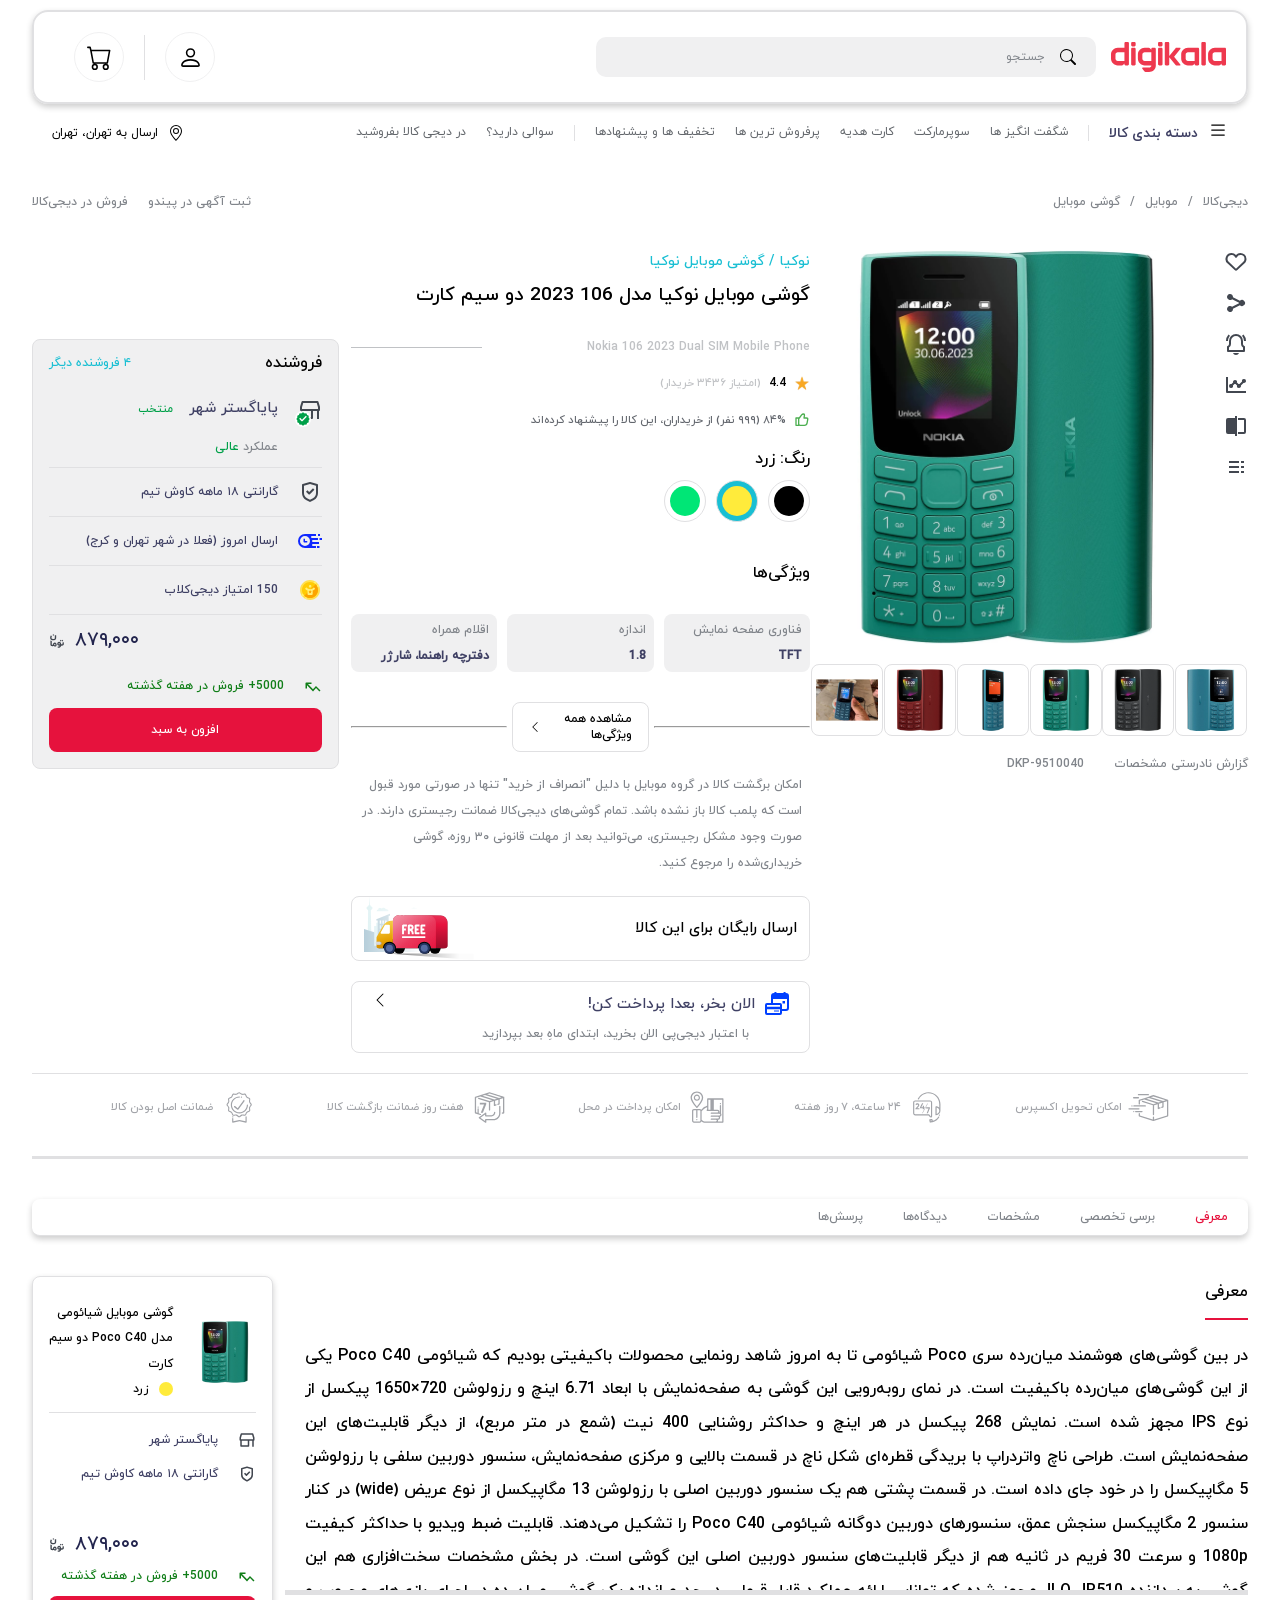
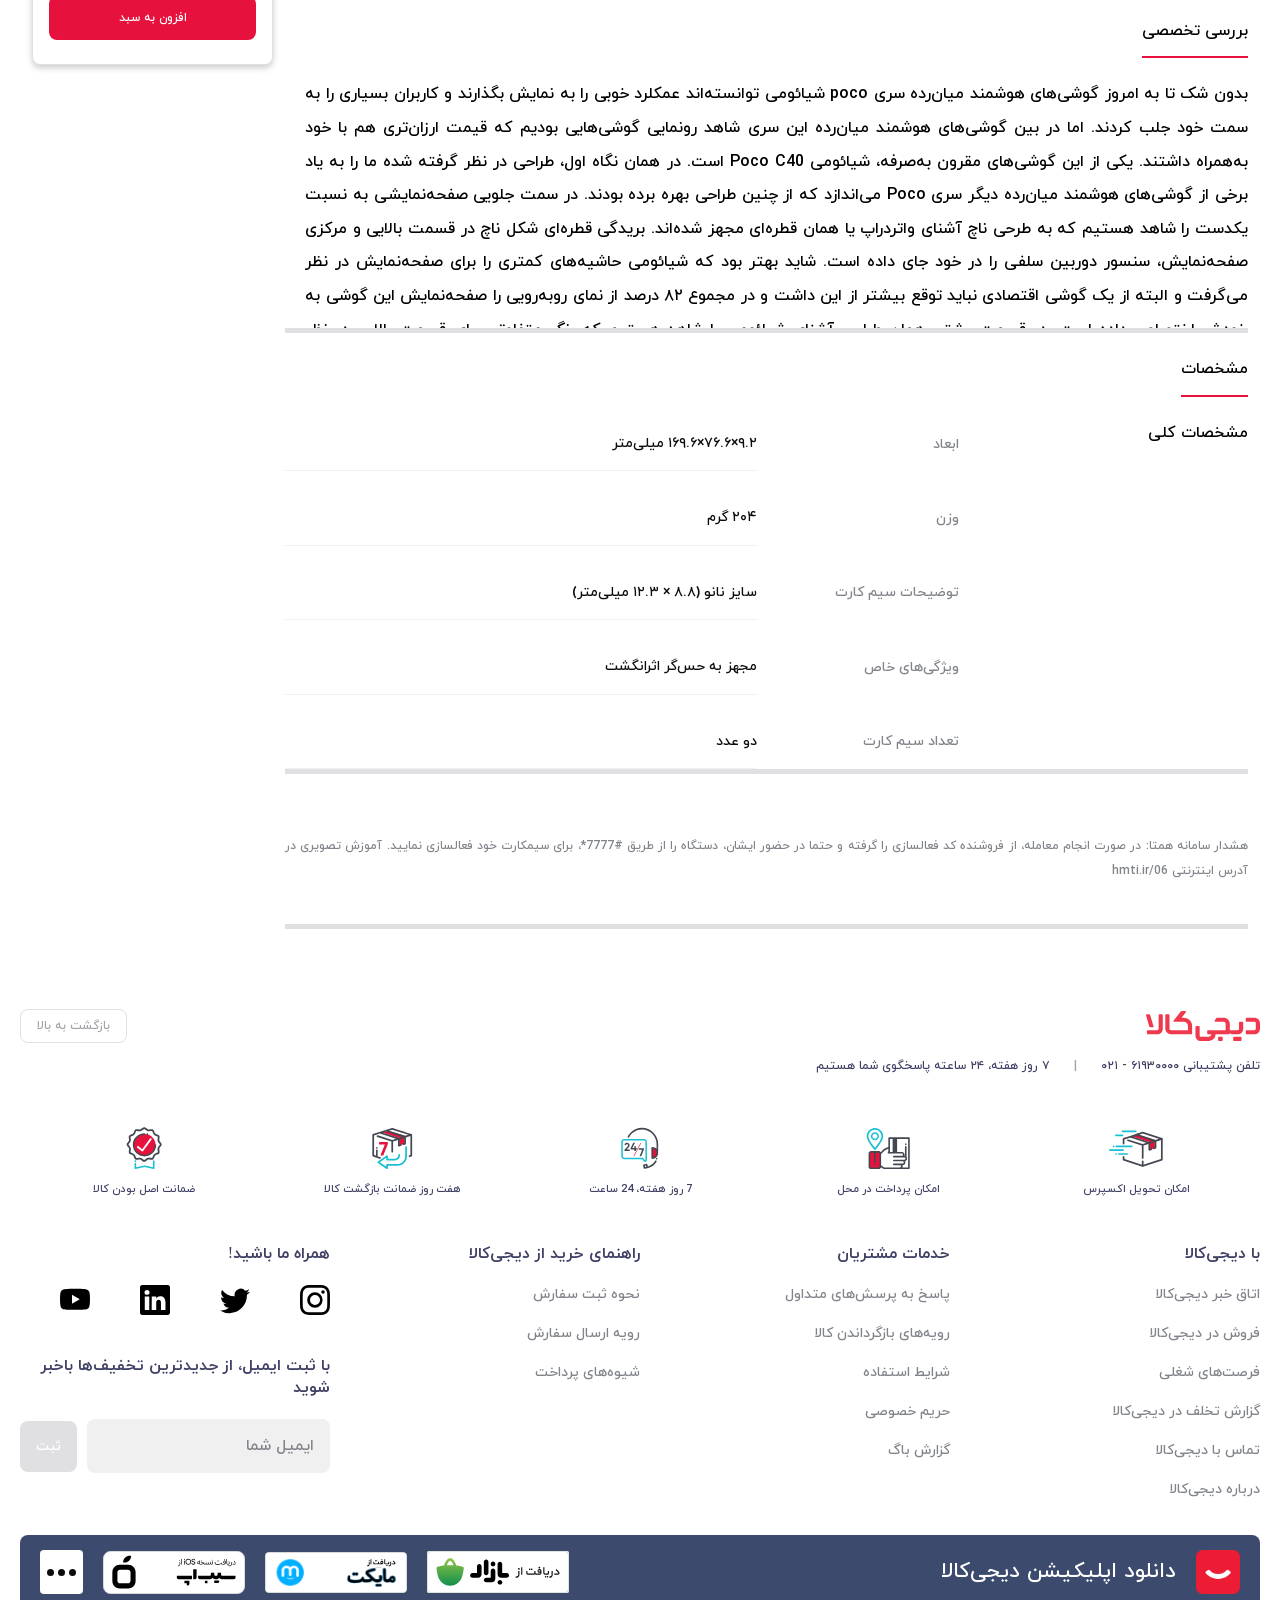
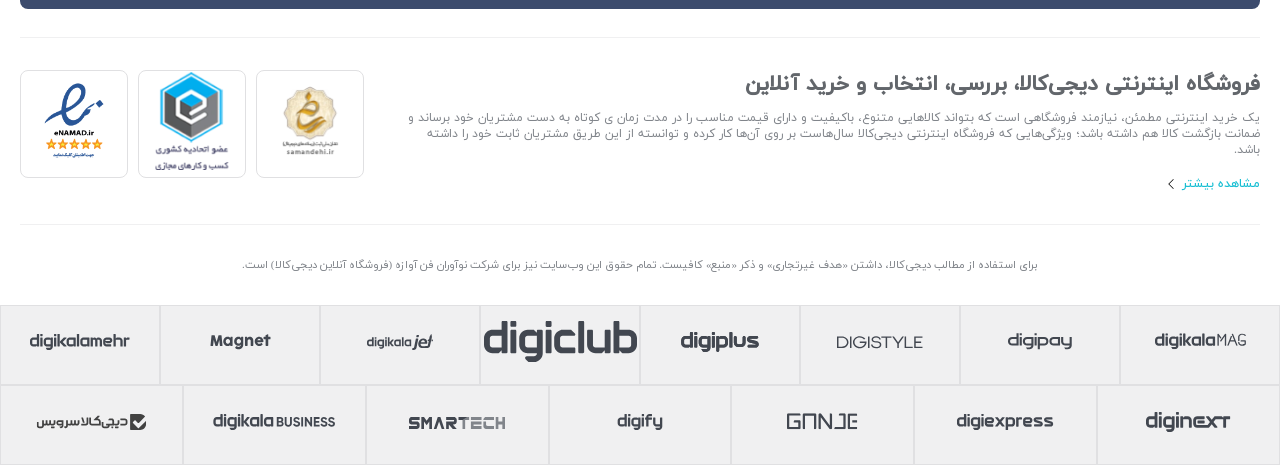
<file: products/product-nokia-2023-106.html>
<!DOCTYPE html>
<html lang="fa-IR" dir="rtl">
<head>
    <meta charset="UTF-8">
    <meta http-equiv="X-UA-Compatible" content="IE=edge">
    <meta name="viewport" content="width=device-width, initial-scale=1.0">
    <title>nokia 2023 106</title>
    <link rel="stylesheet" href="product-style.css">
</head>
<body>
    <!-- header -->
    <div class="header">
        <div class="header-top">
            <div class="header-top-right">
                <div class="header-top-right-logobox">
                    <img src="images/logo-banner/logo.svg" alt="">
                </div>
                <div class="header-top-right-searchbox">
                    <img src="images/icons/search.svg" alt="">
                    <span>جستجو</span>
                </div>
            </div>
            <div class="header-top-left">
                <a href="#">
                    <img src="images/icons/person.svg" alt="">
                    <span id="header-top-account">حساب</span>
                </a>
                <span></span>
                <a href="#">
                    <img src="images/icons/cart.svg" alt="">
                    <span id="header-top-cart">سبد</span>
                </a>
            </div>
        </div>

        <div class="header-bottom">
            <div class="header-bottom-right">
                <a href="#" id="header-grouping">
                    <div>
                        <img src="images/icons/list.svg" alt="">
                    </div>
                    دسته بندی کالا
                </a>
                <div class="line-divide"></div>
                <a href="#">شگفت انگیز ها</a>
                <a href="#">سوپرمارکت</a>
                <a href="#">کارت هدیه</a>
                <a href="#">پرفروش ترین ها</a>
                <a href="#">تخفیف ها و پیشنهادها</a>
                <div class="line-divide"></div>
                <a href="#">سوالی دارید؟</a>
                <a href="#">در دیجی کالا بفروشید</a>
                <div class="grouping-commodity-box">
                    <div class="grouping-commodity-right">
                        <a href="mobile.html" id="commodity-right">موبایل</a>
                        <a href="#">کالای دیجیتال</a>
                        <a href="#">خانه و آشپزخانه</a>
                        <a href="#">لوازم خانكى برقى</a>
                        <a href="#">مد وپوشاك</a>
                        <a href="#">زيبايى وسلامت</a>
                        <a href="#">كارت هديه</a>
                        <a href="#">كالاهاى سوپرماركتى</a>
                        <a href="#">كتاب، لوازم تحرير وهنر</a>
                        <a href="#">اسباب بازی، كودک و نوزاد</a>
                        <a href="#">ابزار آلات و تجهیزات</a>
                        <a href="#">خودرو و موتور سیکلت</a>
                        <a href="#">ورزش و سفر</a>
                        <a href="#">محصولات بومی و محلی</a>
                    </div>
                    <div class="grouping-commodity-left">
                        <a href="#" class="commodity-more">
                            همه محصولات موبایل
                            <img src="images/icons/chevron-left.svg" alt="">
                        </a>
                        <div class="commodity-full">
                            <div class="commodity-column">
                                <div class="commodity">
                                    <a href="#" class="commodity-title">
                                        برند های مختلف گوشی
                                        <img src="images/icons/chevron-left.svg" alt="">
                                    </a>
                                    <a href="#" class="commodity-caption">گوشی آیفون</a>
                                    <a href="#" class="commodity-caption">گوشی سامسونگ</a>
                                    <a href="#" class="commodity-caption">گوشی شیائومی</a>
                                    <a href="#" class="commodity-caption">گوشی نوکیا</a>
                                    <a href="#" class="commodity-caption">گوشی ریلمی</a>
                                    <a href="#" class="commodity-caption">گوشی آنر</a>
                                    <a href="#" class="commodity-caption">گوشی موتورولا</a>
                                    <a href="#" class="commodity-caption">گوشی ناتینگ فون</a>
                                    <a href="#" class="commodity-caption">گوشی جی پلاس</a>
                                    <a href="#" class="commodity-caption">گوشی هواوی</a>
                                    <a href="#" class="commodity-caption">گوشی جی ال ایکس</a>
                                    <a href="#" class="commodity-caption">گوشی داریا</a>
                                    <a href="#" class="commodity-caption">گوشی گوگل</a>
                                    <a href="#" class="commodity-caption">گوشی اوپو</a>
                                    <a href="#" class="commodity-caption">گوشی ارد</a>
                                    <a href="#" class="commodity-caption">گوشی وان پلاس</a>
                                    <a href="#" class="commodity-caption">گوشی رنسو</a>
                                </div>
                            </div>
                            <div class="commodity-column">
                                <div class="commodity">
                                    <a href="#" class="commodity-title">
                                        گوشی بر اساس قیمت
                                        <img src="images/icons/chevron-left.svg" alt="">
                                    </a>
                                    <a href="#" class="commodity-caption">گوشی موبایل ارزان</a>
                                    <a href="#" class="commodity-caption">گوشی موبایل قسطی</a>
                                    <a href="#" class="commodity-caption">گوشی تا 2 میلیون</a>
                                    <a href="#" class="commodity-caption">گوشی تا 5 میلیون</a>
                                    <a href="#" class="commodity-caption">گوشی تا 7 میلیون</a>
                                    <a href="#" class="commodity-caption">گوشی تا 15 میلیون</a>
                                    <a href="#" class="commodity-caption">گوشی بالای 15 میلیون</a>
                                </div>
                                <div class="commodity">
                                    <a href="#" class="commodity-title">
                                        گوشی بر اساس عملکرد
                                        <img src="images/icons/chevron-left.svg" alt="">
                                    </a>
                                    <a href="#" class="commodity-caption">گوشی گیمینگ</a>
                                    <a href="#" class="commodity-caption">گوشی 5G</a>
                                    <a href="#" class="commodity-caption">گوشی دکمه ای</a>
                                    <a href="#" class="commodity-caption">گوشی ضد آب</a>
                                    <a href="#" class="commodity-caption">گوشی مناسب عکاسی</a>
                                    <a href="#" class="commodity-caption">گوشی میان رده</a>
                                    <a href="#" class="commodity-caption">گوشی اقتصادی</a>
                                    <a href="#" class="commodity-caption">گوشی دانش آموزی</a>
                                    <a href="#" class="commodity-caption">گوشی پرچمدار</a>
                                    <a href="#" class="commodity-caption">گوشی دو سیمکارت</a>
                                </div>
                            </div>
                            <div class="commodity-column">
                                <div class="commodity">
                                    <a href="#" class="commodity-title">
                                        گوشی بر اساس حافظه داخلی
                                        <img src="images/icons/chevron-left.svg" alt="">
                                    </a>
                                    <a href="#" class="commodity-caption">گوشی تا  16 گیگابایت</a>
                                    <a href="#" class="commodity-caption">گوشی تا  32 گیگابایت</a>
                                    <a href="#" class="commodity-caption">گوشی تا  64 گیگابایت</a>
                                    <a href="#" class="commodity-caption">گوشی تا  128 گیگابایت</a>
                                    <a href="#" class="commodity-caption">گوشی تا  256 گیگابایت</a>
                                    <a href="#" class="commodity-caption">گوشی تا  1 ترابایت</a>
                                </div>
                                <div class="commodity">
                                    <a href="#" class="commodity-title">
                                        رزولوشن عکس
                                        <img src="images/icons/chevron-left.svg" alt="">
                                    </a>
                                    <a href="#" class="commodity-caption">گوشی تا  13 گیگابایت</a>
                                    <a href="#" class="commodity-caption">گوشی تا  16 گیگابایت</a>
                                    <a href="#" class="commodity-caption">گوشی تا  48 گیگابایت</a>
                                    <a href="#" class="commodity-caption">گوشی تا  64 گیگابایت</a>
                                    <a href="#" class="commodity-caption">گوشی تا  108 گیگابایت</a>
                                </div>
                            </div>
                        </div>
                    </div>
                </div>
            </div>
            <div class="header-bottom-left">
                <a href="#">
                    <img src="images/icons/geo-alt.svg" alt="">
                    <span>ارسال به تهران، تهران</span>
                </a>
            </div>
        </div>
    </div>
    <!-- main content -->
    <div class="container">
        <div class="address-add">
            <div class="aa-right">
                <a href="../index.html">دیجی‌کالا</a>
                <span>/</span>
                <a href="../mobile.html">موبایل</a>
                <span>/</span>
                <a href="#">گوشی موبایل</a>
            </div>
            <div class="aa-left">
                <a href="#">ثبت آگهی در پیندو</a>
                <a href="#">فروش در دیجی‌کالا</a>
            </div>
        </div>

        <div class="main-mobile-box">
            <div class="main-mobile-box-right">
                <div class="main-mobile-box-right-options-img">
                    <div class="main-mobile-box-right-options">
                        <a href="#">
                            <img src="icons/add-favorites.svg" alt="">
                        </a>
                        <a href="#">
                            <img src="icons/share.svg" alt="">
                        </a>
                        <a href="#">
                            <img src="icons/ring.svg" alt="">
                        </a>
                        <a href="#">
                            <img src="icons/chart.svg" alt="">
                        </a>
                        <a href="#">
                            <img src="icons/comparison.svg" alt="">
                        </a>
                        <a href="#">
                            <img src="icons/list.svg" alt="">
                        </a>
                    </div>
                    <div class="main-mobile-box-right-img">
                        <img src="nokia-2023-106/mainmobile.webp" alt="">
                    </div>
                </div>

                <div class="main-mobile-box-right-smallimg">
                    <a href="nokia-2023-106/smallmobile1.webp">
                        <img src="nokia-2023-106/smallmobile1.webp" alt="">
                    </a>
                    <a href="nokia-2023-106/smallmobile2.webp">
                        <img src="nokia-2023-106/smallmobile2.webp" alt="">
                    </a>
                    <a href="nokia-2023-106/smallmobile3.webp">
                        <img src="nokia-2023-106/smallmobile3.webp" alt="">
                    </a>
                    <a href="nokia-2023-106/smallmobile4.webp">
                        <img src="nokia-2023-106/smallmobile4.webp" alt="">
                    </a>
                    <a href="nokia-2023-106/smallmobile5.webp">
                        <img src="nokia-2023-106/smallmobile5.webp" alt="">
                    </a>
                    <a href="nokia-2023-106/smallmobile6.webp">
                        <img src="nokia-2023-106/smallmobile6.webp" alt="">
                    </a>
                </div>

                <div class="Report-incorrect-specifications">
                    <a href="#">گزارش نادرستی مشخصات</a>
                    <span>DKP-9510040</span>
                </div>
            </div>
            <div class="main-mobile-box-left">
                <div class="main-mobile-box-left-title">
                    <div>
                        <a href="#">نوکیا</a>
                        <span>/</span>
                        <a href="#">گوشی موبایل نوکیا</a>
                    </div>
                    <div>
                        <h1>گوشی موبایل نوکیا مدل 106 2023 دو سیم‌ کارت</h1>
                    </div>
                </div>
                <div class="main-mobile-box-left-infobuy">
                    <div class="main-mobile-box-left-infobuy-right">
                        <div class="main-mobile-box-left-infobuy-right-top">
                            <div class="main-mobile-box-left-infobuy-right-title-info">
                                <span>Nokia 106 2023 Dual SIM Mobile Phone</span>
                                <div id="line-divide-vertical"></div>
                            </div>
    
                            <div class="main-mobile-box-left-infobuy-right-user">
                                <img src="icons/star-yellow.webp" alt="">
                                <p>4.4 </p>
                                <span>(امتیاز ۳۴۳۶ خریدار)</span>
                            </div>
    
                            <div class="main-mobile-box-left-infobuy-right-user">
                                <img src="icons/like-green.svg" alt="">
                                <span id="users-suggest">۸۴% (۹۹۹ نفر) از خریداران، این کالا را پیشنهاد کرده‌اند</span>
                            </div>
    
                            <div class="main-mobile-box-left-infobuy-right-color">
                                <div class="main-mobile-box-left-infobuy-right-color-title">
                                    <p>رنگ: زرد</p>
                                </div>
                                <div class="main-mobile-box-left-infobuy-right-color-select">
                                    <div>
                                        <div id="color-select-black"></div>
                                    </div>
                                    <div id="color-select-user">
                                        <div id="color-select-yellow"></div>
                                    </div>
                                    <div>
                                        <div id="color-select-green"></div>
                                    </div>
                                </div>
                            </div>
                        </div>
                        <div class="main-mobile-box-left-infobuy-right-bottom">
                            <div class="main-mobile-box-left-infobuy-right-options">
                                <div class="main-mobile-box-left-infobuy-right-options-title">
                                    ویژگی‌ها
                                </div>
                                <div class="main-mobile-box-left-infobuy-right-options-box">
                                    <div>
                                        <p class="options-item-title">فناوری صفحه‌ نمایش</p>
                                        <p class="options-item-caption"><b>TFT</b></p>
                                    </div>
                                    <div>
                                        <p class="options-item-title">اندازه</p>
                                        <p class="options-item-caption"><b>1.8</b></p>
                                    </div>
                                    <div>
                                        <p class="options-item-title">اقلام همراه</p>
                                        <p class="options-item-caption"><b>دفترچه‌ راهنما، شارژر</b></p>
                                    </div>
                                </div>
                                <div class="main-mobile-box-left-infobuy-right-options-seeall">
                                    <hr>
                                    <a href="#">
                                        مشاهده همه ویژگی‌ها
                                        <img src="images/icons/chevron-left.svg" alt="">
                                    </a>
                                    <hr>
                                </div>
                            </div>

                            <div class="main-mobile-box-left-infobuy-right-reasonback">
                                <span>امکان برگشت کالا در گروه موبایل با دلیل "انصراف از خرید" تنها در صورتی مورد قبول است که پلمب کالا باز نشده باشد. تمام گوشی‌های دیجی‌کالا ضمانت رجیستری دارند. در صورت وجود مشکل رجیستری، می‌توانید بعد از مهلت قانونی ۳۰ روزه، گوشی خریداری‌شده را مرجوع کنید.</span>
                            </div>

                            <div class="main-mobile-box-left-infobuy-right-sendfree">
                                <span>ارسال رایگان برای این کالا</span>
                                <img src="icons/red-truck.svg" alt="">
                            </div>

                            <div class="main-mobile-box-left-infobuy-right-paylater">
                                <div class="main-mobile-box-left-infobuy-right-paylater-right">
                                    <div>
                                        <img src="icons/calender.svg" alt="">
                                        <span>الان بخر، بعدا پرداخت کن!</span>
                                    </div>
                                    <span>با اعتبار دیجی‌پی الان بخرید، ابتدای ماهِ بعد بپردازید</span>
                                </div>
                                <div class="main-mobile-box-left-infobuy-right-paylater-left">
                                    <img src="images/icons/chevron-left.svg" alt="">
                                </div>
                            </div>
                        </div>
                    </div>
                    <div class="seller-box">
                        <div class="seller-other">
                            <span>فروشنده</span>
                            <a href="#">۴ فروشنده دیگر</a>
                        </div>

                        <div class="seller-info">
                            <div class="seller-info-right">
                                <img src="icons/store-gray.svg" alt="" id="seller-info-icon">
                                <img src="icons/tickmark-bggreen.svg" alt="" id="seller-info-tickmark">
                            </div>
                            <div class="seller-info-left">
                                <div class="seller-info-left-top">
                                    <p>پایاگستر شهر</p>
                                    <span>منتخب</span>
                                </div>
                                <div class="seller-info-left-bottom">
                                    <p>عملکرد</p>
                                    <span>عالی</span>
                                </div>
                            </div>
                        </div>

                        <div class="seller-warranty-box">
                            <img src="icons/bail.svg" alt="">
                            <span>گارانتی ۱۸ ماهه کاوش تیم</span>
                        </div>

                        <div class="seller-send-info">
                            <img src="icons/time-blue.svg" alt="">
                            <span>ارسال امروز (فعلا در شهر تهران و کرج)</span>
                        </div>

                        <div class="seller-point">
                            <img src="icons/club-point.svg" alt="">
                            <span>150 امتیاز دیجی‌کلاب</span>
                        </div>

                        <div class="seller-price">
                            <div class="seller-price-boxes">
                                <p>۸۷۹,۰۰۰</p>
                                <img src="icons/toman.svg" alt="">
                            </div>
                        </div>

                        <div class="seller-chart">
                            <img src="icons/chart-green.svg" alt="">
                            <span>5000+ فروش در هفته گذشته</span>
                        </div>

                        <a href="#" class="add-to-chart">افزون به سبد</a>
                    </div>
                </div>
            </div>
        </div>

        <div class="product-license">
            <a href="#">
                <img src="icons/express-delivery.svg" alt="">
                <span>امکان تحویل اکسپرس</span>
            </a>
            <a href="#">
                <img src="icons/support.svg" alt="">
                <span>۲۴ ساعته، ۷ روز هفته</span>
            </a>
            <a href="#">
                <img src="icons/cash-on-delivery.svg" alt="">
                <span>امکان پرداخت در محل</span>
            </a>
            <a href="#">
                <img src="icons/days-return.svg" alt="">
                <span>هفت روز ضمانت بازگشت کالا</span>
            </a>
            <a href="#">
                <img src="icons/original-products.svg" alt="">
                <span>ضمانت اصل بودن کالا</span>
            </a>
        </div>
    </div>

    <div class="product-info-tabs">
        <a href="#" id="product-info-tabs-selected">معرفی</a>
        <a href="#">برسی تخصصی</a>
        <a href="#">مشخصات</a>
        <a href="#">دیدگاه‌ها</a>
        <a href="#">پرسش‌ها</a>
    </div>
    
    <div class="product-info-box">
        <div class="product-info-box-right">
            <div class="product-info introduction">
                <div class="product-info-title">
                    <p>معرفی</p>
                </div>
                <div class="product-info-reason">
                    <p>در بین گوشی‌های هوشمند میان‌رده سری Poco شیائومی تا به امروز شاهد رونمایی محصولات با‌کیفیتی بودیم که شیائومی Poco C40 یکی از این گوشی‌های میان‌رده با‌کیفیت است. در نمای رو‌به‌رویی این گوشی به صفحه‌نمایش با ابعاد 6.71 اینچ و رزولوشن 720×1650 پیکسل از نوع IPS مجهز شده است. نمایش 268 پیکسل در هر اینچ و حداکثر روشنایی 400 نیت (شمع در متر مربع)، از دیگر قابلیت‌های این صفحه‌نمایش است. طراحی ناچ واتردراپ با بریدگی قطره‌ای شکل ناچ در قسمت بالایی و مرکزی صفحه‌نمایش، سنسور دوربین سلفی با رزولوشن 5 مگاپیکسل را در خود جای داده است. در قسمت پشتی هم یک سنسور دوربین اصلی با رزولوشن 13 مگاپیکسل از نوع عریض (wide) در کنار سنسور 2 مگاپیکسل سنجش عمق، سنسور‌های دوربین دو‌گانه شیائومی Poco C40 را تشکیل می‌دهند. قابلیت ضبط ویدیو با حداکثر کیفیت 1080p و سرعت 30 فریم در ثانیه هم از دیگر قابلیت‌های سنسور دوربین اصلی این گوشی است. در بخش مشخصات سخت‌افزاری هم این گوشی به پردازنده JLQ JR510 مجهز شده که توانایی ارائه عملکرد قابل قبولی در حد و اندازه یک گوشی میان‌رده در اجرای بازی‌های محبوب و نرم‌افزار‌های کاربردی دارد. اما بدون شک یکی از قدرتمند‌ترین مشخصات در نظر گرفته شده برای این گوشی هوشمند، باتری با میزان ظرفیت 6000 میلی‌آمپر‌ساعتی است که کمتر گوشی در این بازه قیمتی از چنین باتری قدرتمندی بهره برده است. باتری که به ازای هر بار شارژ صد درصدی، به راحتی در مصرف عادی طول عمر مفید (زمان آماده به‌کار) دو روز را ارائه می‌کند. پشتیبانی از فناوری شارژ سریع با توان 18 وات هم از دیگر قابلیت‌های در نظر گرفته شده است.
                    </p>
                </div>
            </div>

            <div class="product-info">
                <div class="product-info-title">
                    <p>بررسی تخصصی</p>
                </div>
                <div class="product-info-reason">
                    <p>بدون شک تا به امروز گوشی‌های هوشمند میان‌رده سری poco شیائومی توانسته‌اند عمکلرد خوبی را به نمایش بگذارند و کاربران بسیاری را به سمت خود جلب کردند. اما در بین گوشی‌های هوشمند میان‌رده این سری شاهد رونمایی گوشی‌هایی بودیم که قیمت ارزان‌تری هم با خود به‌همراه داشتند. یکی از این گوشی‌های مقرون به‌صرفه، شیائومی Poco C40 است. در همان نگاه اول، طراحی در نظر گرفته شده ما را به یاد برخی از گوشی‌های هوشمند میان‌رده دیگر سری Poco می‌اندازد که از چنین طراحی بهره برده بودند. در سمت جلویی صفحه‌نمایشی به نسبت یکدست را شاهد هستیم که به طرحی ناچ آشنای واتردراپ یا همان قطره‌ای مجهز شده‌اند. بریدگی قطره‌ای شکل ناچ در قسمت بالایی و مرکزی صفحه‌نمایش، سنسور دوربین سلفی را در خود جای داده است. شاید بهتر بود که شیائومی حاشیه‌های کمتری را برای صفحه‌نمایش در نظر می‌گرفت و البته از یک گوشی اقتصادی نباید توقع بیشتر از این داشت و در مجموع ۸۲ درصد از نمای رو‌به‌رویی را صفحه‌نمایش این گوشی به خودش اختصاص داده است. در قسمت پشتی همان طراحی آشنای شیائومی را شاهد هستیم که رنگ متفاوتی برای قسمت بالایی در نظر گرفته شده و دو سنسور دوربین در کنار فلش LED، در معماری مربعی شکل کنار یکدیگر قرار گرفته‌اند. حسگر اثر انگشت به عنوان یک قابلیت امنیتی بسیار پرکاربرد هم در قسمت پشتی قرار گرفته است که در کنار دسترسی مناسب، عملکرد به نسبت سریعی در قفل‌گشایی صفحه‌نمایش دارد. شیائومی Poco C40 وزن ۲۰۴ گرمی دارد که به نسبت بسیاری از گوشی‌های هوشمند دیگر وزن سنگین‌تری است. شاید این وزن نه‌چندان سبک در استفاده طولانی مدت کمی خستگی برای دست به‌همراه داشته باشد، اما بدون شک این وزن سبب خواهد شد تا احساس افتادن در حین استفاده تا میزان قابل توجهی کاهش پیدا کند و HANDS_ON مناسبی داشته باشد.
                    </p>
                </div>
            </div>

            <div class="product-info">
                <div class="product-info-title">
                    <p>مشخصات</p>
                </div>
                <div class="specification-box">
                    <div class="specification-right">
                        <span>مشخصات کلی</span>
                    </div>
                    <div class="specification-left">
                        <div class="specification">
                            <p class="specification-name">ابعاد</p>
                            <p class="specification-reason">۹.۲×۷۶.۶×۱۶۹.۶ میلی‌متر</p>
                        </div>
                        <div class="specification">
                            <p class="specification-name">وزن</p>
                            <p class="specification-reason">۲۰۴ گرم</p>
                        </div>
                        <div class="specification">
                            <p class="specification-name">توضیحات سیم کارت</p>
                            <p class="specification-reason">سایز نانو (۸.۸ × ۱۲.۳ میلی‌متر)</p>
                        </div>
                        <div class="specification">
                            <p class="specification-name">ویژگی‌های خاص</p>
                            <p class="specification-reason">مجهز به حس‌گر اثرانگشت</p>
                        </div>
                        <div class="specification">
                            <p class="specification-name">تعداد سیم کارت</p>
                            <p class="specification-reason">دو عدد</p>
                        </div>
                    </div>
                </div>
            </div>

            <div id="meta-warning">
                <p>هشدار سامانه همتا: در صورت انجام معامله، از فروشنده کد فعالسازی را گرفته و حتما در حضور ایشان، دستگاه را از طریق #7777*، برای سیمکارت خود فعالسازی نمایید. آموزش تصویری در آدرس اینترنتی hmti.ir/06</p>
            </div>
        </div>
        <div class="product-cart-sticky">
            <div class="product-cart-seller-name">
                <div class="product-cart-seller-name-right">
                    <img src="nokia-2023-106/mainmobile.webp" alt="">
                </div>
                <div class="product-cart-seller-name-left">
                    <div class="product-cart-seller-name-left-top">
                        <p>گوشی موبایل شیائومی مدل Poco C40 دو سیم کارت</p>
                    </div>
                    <div class="product-cart-seller-name-left-bottom">
                        <div id="product-cart-seller-yellow"></div>
                        <p>زرد</p>
                    </div>
                </div>
            </div>

            <div class="product-cart-seller-info">
                <img src="icons/store-gray.svg" alt="" id="seller-info-icon">
                <p>پایاگستر شهر</p>   
            </div>

            <div class="product-cart-seller-info">
                <img src="icons/bail.svg" alt="">
                <span>گارانتی ۱۸ ماهه کاوش تیم</span>
            </div>

            <div class="product-cart-seller-price">
                <div class="seller-price-boxes">
                    <p>۸۷۹,۰۰۰</p>
                    <img src="icons/toman.svg" alt="">
                </div>
            </div>

            <div class="product-cart-seller-chart">
                <img src="icons/chart-green.svg" alt="">
                <span>5000+ فروش در هفته گذشته</span>
            </div>

            <a href="#" class="add-to-chart">افزون به سبد</a>
        </div>
    </div>
    <!-- footer -->
    <div class="footer-container">
        <div class="backtotop-box">
            <div class="backtotop-icon">
                <img src="images/logo-banner/digi.svg" alt="">
            </div>
            <div class="backtotop-btn">
                <a href="#">بازگشت به بالا</a>
            </div>
        </div>

        <div class="digikala-info">
            <span>تلفن پشتیبانی ۶۱۹۳۰۰۰۰ - ۰۲۱</span>
            <div>|</div>
            <span>۷ روز هفته، ۲۴ ساعته پاسخگوی شما هستیم</span>
        </div>

        <div class="digikala-options-box">
            <a href="#" class="dk-options">
                <img src="images/icons/express-delivery.svg" alt="">
                امکان تحویل اکسپرس
            </a>
            <a href="#" class="dk-options">
                <img src="images/icons/cash-on-delivery.svg" alt="">
                امکان پرداخت در محل
            </a>
            <a href="#" class="dk-options">
                <img src="images/icons/support.svg" alt="">
                7 روز هفته، 24 ساعت
            </a>
            <a href="#" class="dk-options">
                <img src="images/icons/days-return.svg" alt="">
                هفت روز ضمانت بازگشت کالا
            </a>
            <a href="#" class="dk-options">
                <img src="images/icons/original-products.svg" alt="">
                ضمانت اصل بودن کالا
            </a>
        </div>

        <div class="footer-lists-box">
            <div class="footer-lists">
                <p>با دیجی‌کالا</p>
                <a href="#">اتاق خبر دیجی‌کالا</a>
                <a href="#">فروش در دیجی‌کالا</a>
                <a href="#">فرصت‌های شغلی</a>
                <a href="#">گزارش تخلف در دیجی‌کالا</a>
                <a href="#">تماس با دیجی‌کالا</a>
                <a href="#">درباره دیجی‌کالا</a>
            </div>
            <div class="footer-lists">
                <p>خدمات مشتریان</p>
                <a href="#">پاسخ به پرسش‌های متداول</a>
                <a href="#">رویه‌های بازگرداندن کالا</a>
                <a href="#">شرایط استفاده</a>
                <a href="#">حریم خصوصی</a>
                <a href="#">گزارش باگ</a>
            </div>
            <div class="footer-lists">
                <p>راهنمای خرید از دیجی‌کالا</p>
                <a href="#">نحوه ثبت سفارش</a>
                <a href="#">رویه ارسال سفارش</a>
                <a href="#">شیوه‌های پرداخت</a>
            </div>
            <div class="footer-lists">
                <p>همراه ما باشید!</p>
                <div class="social-media-box">
                    <div class="social-media">
                        <img src="images/icons/instagram.svg" alt="">
                    </div>
                    <div class="social-media">
                        <img src="images/icons/twitter.svg" alt="">
                    </div>
                    <div class="social-media">
                        <img src="images/icons/linkedin.svg" alt="">
                    </div>
                    <div class="social-media">
                        <img src="images/icons/youtube.svg" alt="">
                    </div>
                </div>
                <p>با ثبت ایمیل، از جدید‌ترین تخفیف‌ها با‌خبر شوید</p>
                <div class="form-box">
                    <div class="form-field">
                        <span>ایمیل شما</span>
                    </div>
                    <div class="form-btn">
                        <a href="#">ثبت</a>
                    </div>
                </div>
            </div>
        </div>

        <div class="app-box">
            <div class="app-right">
                <div class="app-right-icon">
                    <img src="images/logo-banner/footerlogo2.webp" alt="">
                </div>
                <div class="app-right-text">
                    <span>دانلود اپلیکیشن دیجی‌کالا</span>
                </div>
            </div>
            <div class="app-left">
                <div class="app">
                    <a href="#">
                        <img src="images/digikalaapp-licence/coffe-bazzar.svg" alt="">
                    </a>
                </div>
                <div class="app">
                    <a href="#">
                        <img src="images/digikalaapp-licence/myket.svg" alt="">
                    </a>
                </div>
                <div class="app">
                    <a href="#">
                        <img src="images/digikalaapp-licence/sib-app.svg" alt="">
                    </a>
                </div>
                <div class="app-more">
                    <div></div>
                    <div></div>
                    <div></div>
                </div>
            </div>
        </div>

        <div class="license-box">
            <div class="license-right">
                <div class="license-title">
                    <h2>فروشگاه اینترنتی دیجی‌کالا، بررسی، انتخاب و خرید آنلاین</h2>
                </div>
                <div class="license-caption">
                    <p>یک  خرید اینترنتی مطمئن، نیازمند فروشگاهی است که بتواند کالاهایی متنوع، باکیفیت و دارای قیمت مناسب را در مدت زمان ی کوتاه به دست مشتریان خود برساند و ضمانت بازگشت کالا هم داشته باشد؛ ویژگی‌هایی که فروشگاه اینترنتی دیجی‌کالا سال‌هاست بر روی آن‌ها کار کرده و توانسته از این طریق مشتریان ثابت خود را داشته باشد.</p>
                </div>
                <div class="license-more">
                    <span>مشاهده بیشتر</span>
                    <img src="images/icons/chevron-left.svg" alt="">
                </div>
            </div>
            <div class="license-left">
                <div class="license">
                    <a href="#">
                        <img src="images/digikalaapp-licence/rezi.webp" alt="">
                    </a>
                </div>
                <div class="license">
                    <a href="#">
                        <img src="images/digikalaapp-licence/kasbokar.webp" alt="">
                    </a>
                </div>
                <div class="license">
                    <a href="#">
                        <img src="images/digikalaapp-licence/namad.png" alt="">
                    </a>
                </div>
            </div>
        </div>

        <div class="copywrite">
            برای استفاده از مطالب دیجی‌کالا، داشتن «هدف غیرتجاری» و ذکر «منبع» کافیست. تمام حقوق اين وب‌سايت نیز برای شرکت نوآوران فن آوازه (فروشگاه آنلاین دیجی‌کالا) است.
        </div>
    </div>
    <!-- sponsors -->
    <div class="sponsors-box">
        <div class="sponsors-top">
            <div class="sponsor">
                <a href="#">
                    <img src="images/footerlogoes/digimag.svg" alt="">
                </a>
            </div>
            <div class="sponsor">
                <a href="#">
                    <img src="images/footerlogoes/digipay.svg" alt="">
                </a>
            </div>
            <div class="sponsor">
                <a href="#">
                    <img src="images/footerlogoes/digistyle.svg" alt="">
                </a>
            </div>
            <div class="sponsor">
                <a href="#">
                    <img src="images/footerlogoes/digiplus.svg" alt="">
                </a>
            </div>
            <div class="sponsor">
                <a href="#">
                    <img src="images/footerlogoes/digiclub.svg" alt="">
                </a>
            </div>
            <div class="sponsor">
                <a href="#">
                    <img src="images/footerlogoes/jet.svg" alt="">
                </a>
            </div>
            <div class="sponsor">
                <a href="#">
                    <img src="images/footerlogoes/magnet.svg" alt="">
                </a>
            </div>
            <div class="sponsor">
                <a href="#">
                    <img src="images/footerlogoes/digiMehr.svg" alt="">
                </a>
            </div>
        </div>
        <div class="sponsors-bottom">
            <div class="sponsor">
                <a href="#">
                    <img src="images/footerlogoes/diginext.svg" alt="">
                </a>
            </div>
            <div class="sponsor">
                <a href="#">
                    <img src="images/footerlogoes/digiexpress.svg" alt="">
                </a>
            </div>
            <div class="sponsor">
                <a href="#">
                    <img src="images/footerlogoes/ganjeh.svg" alt="">
                </a>
            </div>
            <div class="sponsor">
                <a href="#">
                    <img src="images/footerlogoes/digify.svg" alt="">
                </a>
            </div>
            <div class="sponsor">
                <a href="#">
                    <img src="images/footerlogoes/smartech.svg" alt="">
                </a>
            </div>
            <div class="sponsor">
                <a href="#">
                    <img src="images/footerlogoes/digikala-business.svg" alt="">
                </a>
            </div>
            <div class="sponsor">
                <a href="#">
                    <img src="images/footerlogoes/digikala-service.svg" alt="">
                </a>
            </div>
        </div>
    </div>
    <!-- this web was design by MRTech -->    
</body>
</html>
</file>
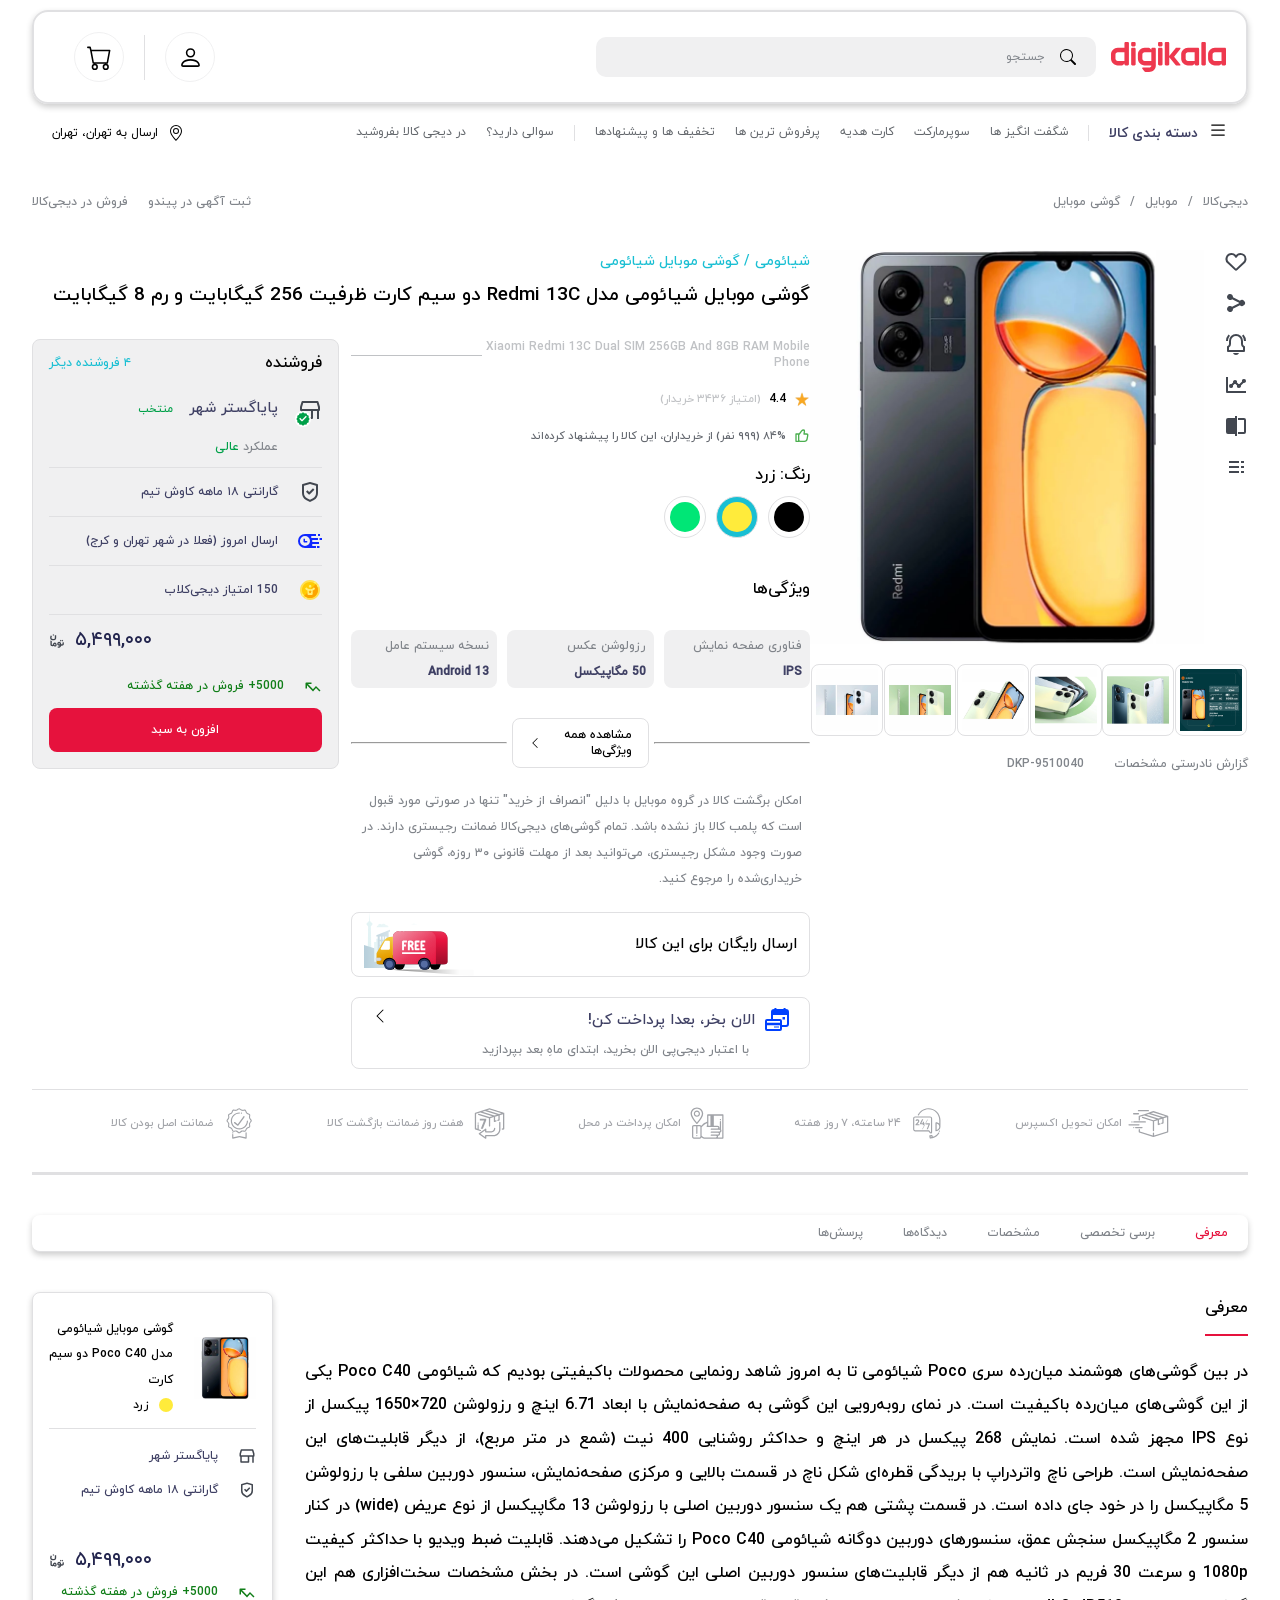
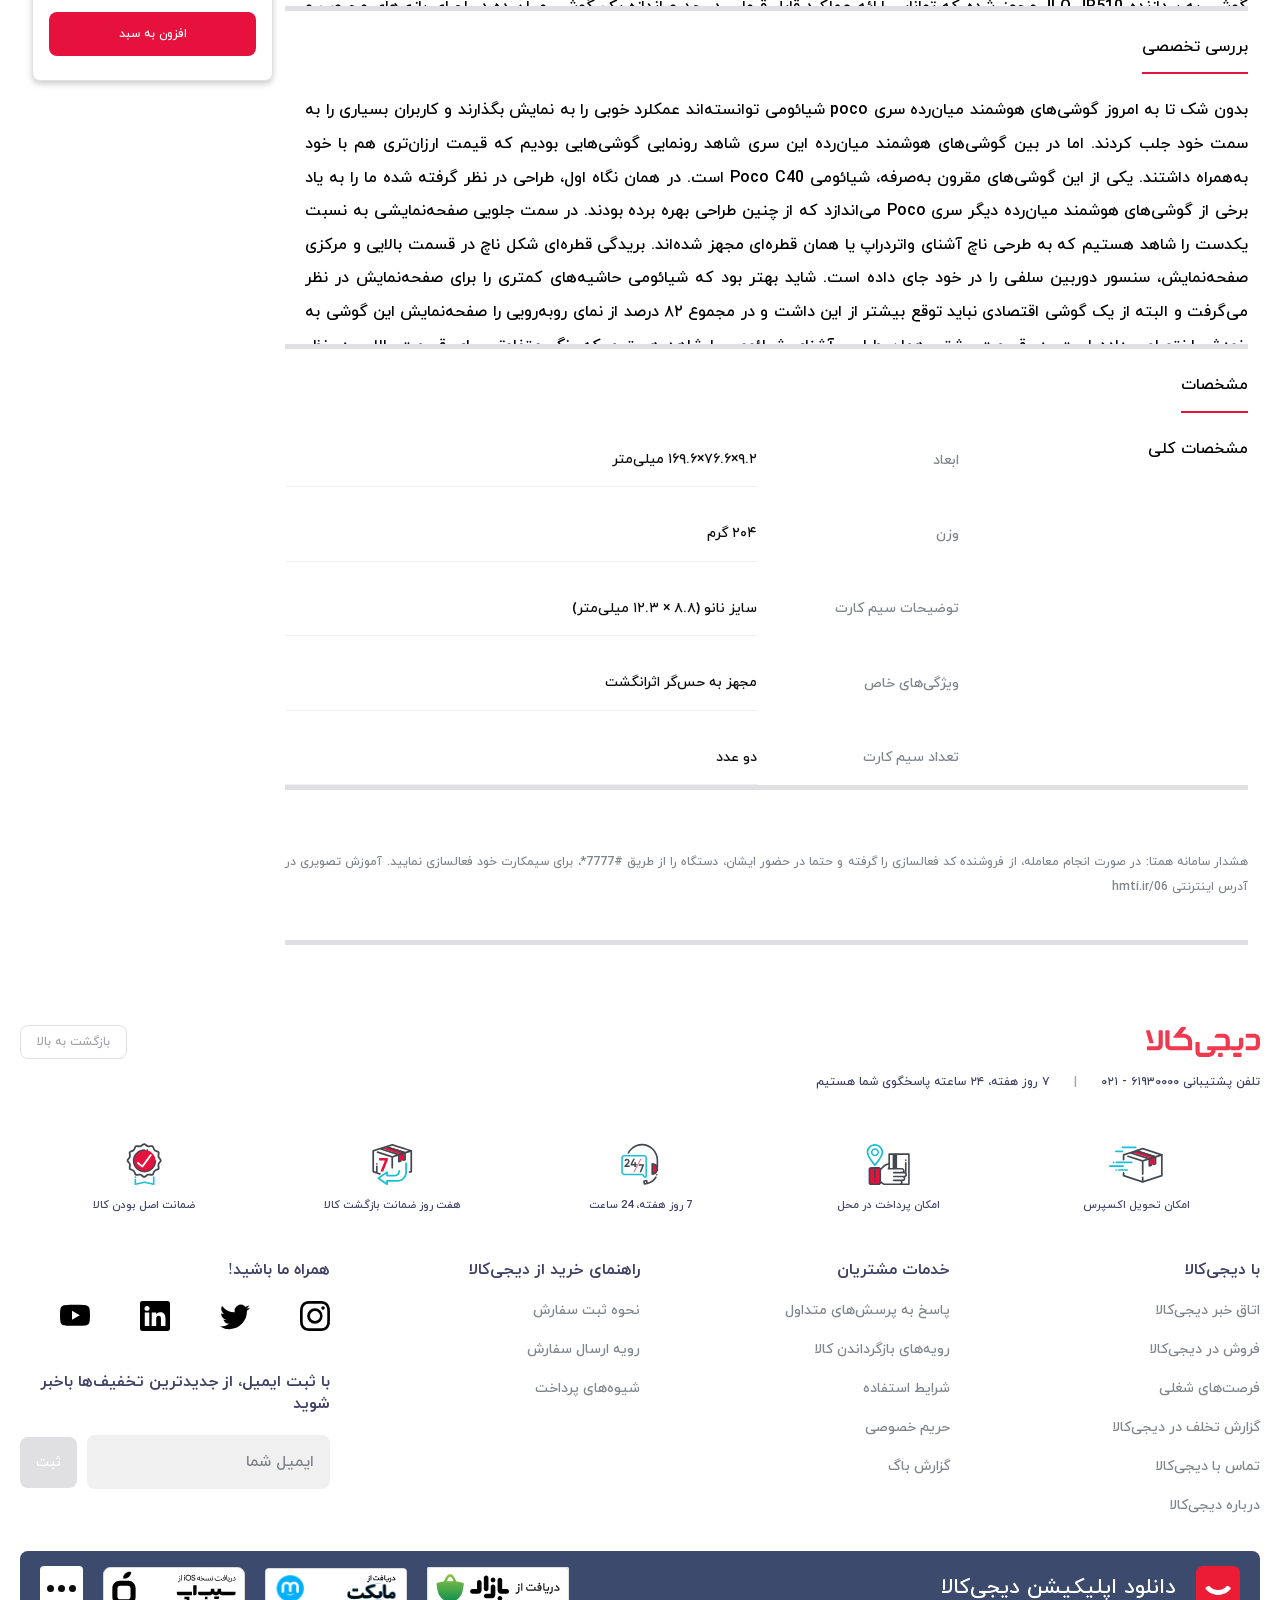
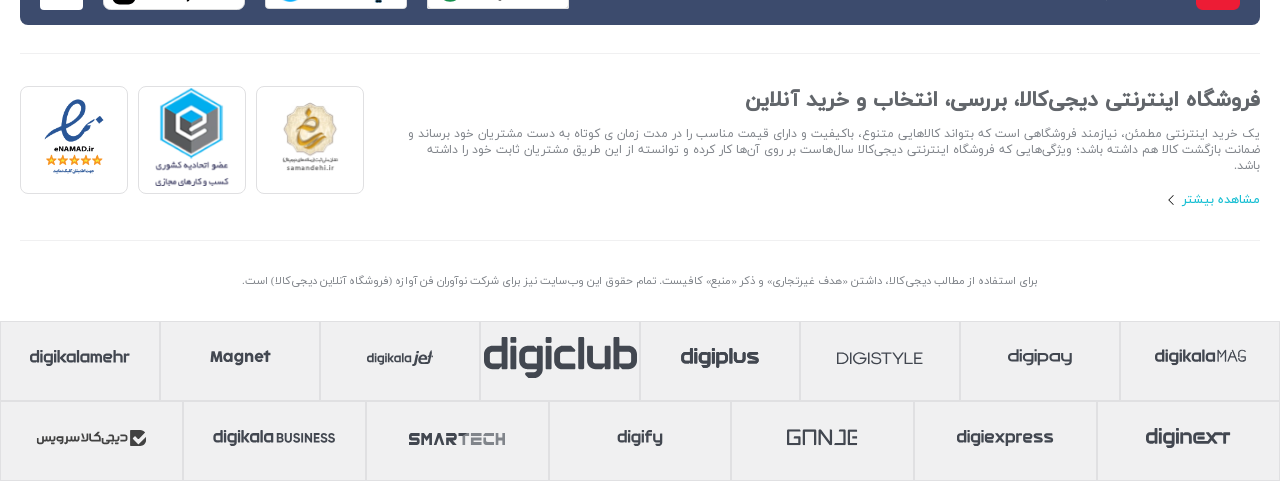
<file: products/product-redmi-13c.html>
<!DOCTYPE html>
<html lang="fa-IR" dir="rtl">
<head>
    <meta charset="UTF-8">
    <meta http-equiv="X-UA-Compatible" content="IE=edge">
    <meta name="viewport" content="width=device-width, initial-scale=1.0">
    <title>Redmi Note 13 4G</title>
    <link rel="stylesheet" href="product-style.css">
</head>
<body>
    <!-- header -->
    <div class="header">
        <div class="header-top">
            <div class="header-top-right">
                <div class="header-top-right-logobox">
                    <img src="images/logo-banner/logo.svg" alt="">
                </div>
                <div class="header-top-right-searchbox">
                    <img src="images/icons/search.svg" alt="">
                    <span>جستجو</span>
                </div>
            </div>
            <div class="header-top-left">
                <a href="#">
                    <img src="images/icons/person.svg" alt="">
                    <span id="header-top-account">حساب</span>
                </a>
                <span></span>
                <a href="#">
                    <img src="images/icons/cart.svg" alt="">
                    <span id="header-top-cart">سبد</span>
                </a>
            </div>
        </div>

        <div class="header-bottom">
            <div class="header-bottom-right">
                <a href="#" id="header-grouping">
                    <div>
                        <img src="images/icons/list.svg" alt="">
                    </div>
                    دسته بندی کالا
                </a>
                <div class="line-divide"></div>
                <a href="#">شگفت انگیز ها</a>
                <a href="#">سوپرمارکت</a>
                <a href="#">کارت هدیه</a>
                <a href="#">پرفروش ترین ها</a>
                <a href="#">تخفیف ها و پیشنهادها</a>
                <div class="line-divide"></div>
                <a href="#">سوالی دارید؟</a>
                <a href="#">در دیجی کالا بفروشید</a>
                <div class="grouping-commodity-box">
                    <div class="grouping-commodity-right">
                        <a href="mobile.html" id="commodity-right">موبایل</a>
                        <a href="#">کالای دیجیتال</a>
                        <a href="#">خانه و آشپزخانه</a>
                        <a href="#">لوازم خانكى برقى</a>
                        <a href="#">مد وپوشاك</a>
                        <a href="#">زيبايى وسلامت</a>
                        <a href="#">كارت هديه</a>
                        <a href="#">كالاهاى سوپرماركتى</a>
                        <a href="#">كتاب، لوازم تحرير وهنر</a>
                        <a href="#">اسباب بازی، كودک و نوزاد</a>
                        <a href="#">ابزار آلات و تجهیزات</a>
                        <a href="#">خودرو و موتور سیکلت</a>
                        <a href="#">ورزش و سفر</a>
                        <a href="#">محصولات بومی و محلی</a>
                    </div>
                    <div class="grouping-commodity-left">
                        <a href="#" class="commodity-more">
                            همه محصولات موبایل
                            <img src="images/icons/chevron-left.svg" alt="">
                        </a>
                        <div class="commodity-full">
                            <div class="commodity-column">
                                <div class="commodity">
                                    <a href="#" class="commodity-title">
                                        برند های مختلف گوشی
                                        <img src="images/icons/chevron-left.svg" alt="">
                                    </a>
                                    <a href="#" class="commodity-caption">گوشی آیفون</a>
                                    <a href="#" class="commodity-caption">گوشی سامسونگ</a>
                                    <a href="#" class="commodity-caption">گوشی شیائومی</a>
                                    <a href="#" class="commodity-caption">گوشی نوکیا</a>
                                    <a href="#" class="commodity-caption">گوشی ریلمی</a>
                                    <a href="#" class="commodity-caption">گوشی آنر</a>
                                    <a href="#" class="commodity-caption">گوشی موتورولا</a>
                                    <a href="#" class="commodity-caption">گوشی ناتینگ فون</a>
                                    <a href="#" class="commodity-caption">گوشی جی پلاس</a>
                                    <a href="#" class="commodity-caption">گوشی هواوی</a>
                                    <a href="#" class="commodity-caption">گوشی جی ال ایکس</a>
                                    <a href="#" class="commodity-caption">گوشی داریا</a>
                                    <a href="#" class="commodity-caption">گوشی گوگل</a>
                                    <a href="#" class="commodity-caption">گوشی اوپو</a>
                                    <a href="#" class="commodity-caption">گوشی ارد</a>
                                    <a href="#" class="commodity-caption">گوشی وان پلاس</a>
                                    <a href="#" class="commodity-caption">گوشی رنسو</a>
                                </div>
                            </div>
                            <div class="commodity-column">
                                <div class="commodity">
                                    <a href="#" class="commodity-title">
                                        گوشی بر اساس قیمت
                                        <img src="images/icons/chevron-left.svg" alt="">
                                    </a>
                                    <a href="#" class="commodity-caption">گوشی موبایل ارزان</a>
                                    <a href="#" class="commodity-caption">گوشی موبایل قسطی</a>
                                    <a href="#" class="commodity-caption">گوشی تا 2 میلیون</a>
                                    <a href="#" class="commodity-caption">گوشی تا 5 میلیون</a>
                                    <a href="#" class="commodity-caption">گوشی تا 7 میلیون</a>
                                    <a href="#" class="commodity-caption">گوشی تا 15 میلیون</a>
                                    <a href="#" class="commodity-caption">گوشی بالای 15 میلیون</a>
                                </div>
                                <div class="commodity">
                                    <a href="#" class="commodity-title">
                                        گوشی بر اساس عملکرد
                                        <img src="images/icons/chevron-left.svg" alt="">
                                    </a>
                                    <a href="#" class="commodity-caption">گوشی گیمینگ</a>
                                    <a href="#" class="commodity-caption">گوشی 5G</a>
                                    <a href="#" class="commodity-caption">گوشی دکمه ای</a>
                                    <a href="#" class="commodity-caption">گوشی ضد آب</a>
                                    <a href="#" class="commodity-caption">گوشی مناسب عکاسی</a>
                                    <a href="#" class="commodity-caption">گوشی میان رده</a>
                                    <a href="#" class="commodity-caption">گوشی اقتصادی</a>
                                    <a href="#" class="commodity-caption">گوشی دانش آموزی</a>
                                    <a href="#" class="commodity-caption">گوشی پرچمدار</a>
                                    <a href="#" class="commodity-caption">گوشی دو سیمکارت</a>
                                </div>
                            </div>
                            <div class="commodity-column">
                                <div class="commodity">
                                    <a href="#" class="commodity-title">
                                        گوشی بر اساس حافظه داخلی
                                        <img src="images/icons/chevron-left.svg" alt="">
                                    </a>
                                    <a href="#" class="commodity-caption">گوشی تا  16 گیگابایت</a>
                                    <a href="#" class="commodity-caption">گوشی تا  32 گیگابایت</a>
                                    <a href="#" class="commodity-caption">گوشی تا  64 گیگابایت</a>
                                    <a href="#" class="commodity-caption">گوشی تا  128 گیگابایت</a>
                                    <a href="#" class="commodity-caption">گوشی تا  256 گیگابایت</a>
                                    <a href="#" class="commodity-caption">گوشی تا  1 ترابایت</a>
                                </div>
                                <div class="commodity">
                                    <a href="#" class="commodity-title">
                                        رزولوشن عکس
                                        <img src="images/icons/chevron-left.svg" alt="">
                                    </a>
                                    <a href="#" class="commodity-caption">گوشی تا  13 گیگابایت</a>
                                    <a href="#" class="commodity-caption">گوشی تا  16 گیگابایت</a>
                                    <a href="#" class="commodity-caption">گوشی تا  48 گیگابایت</a>
                                    <a href="#" class="commodity-caption">گوشی تا  64 گیگابایت</a>
                                    <a href="#" class="commodity-caption">گوشی تا  108 گیگابایت</a>
                                </div>
                            </div>
                        </div>
                    </div>
                </div>
            </div>
            <div class="header-bottom-left">
                <a href="#">
                    <img src="images/icons/geo-alt.svg" alt="">
                    <span>ارسال به تهران، تهران</span>
                </a>
            </div>
        </div>
    </div>
    <!-- main content -->
    <div class="container">
        <div class="address-add">
            <div class="aa-right">
                <a href="../index.html">دیجی‌کالا</a>
                <span>/</span>
                <a href="../mobile.html">موبایل</a>
                <span>/</span>
                <a href="#">گوشی موبایل</a>
            </div>
            <div class="aa-left">
                <a href="#">ثبت آگهی در پیندو</a>
                <a href="#">فروش در دیجی‌کالا</a>
            </div>
        </div>

        <div class="main-mobile-box">
            <div class="main-mobile-box-right">
                <div class="main-mobile-box-right-options-img">
                    <div class="main-mobile-box-right-options">
                        <a href="#">
                            <img src="icons/add-favorites.svg" alt="">
                        </a>
                        <a href="#">
                            <img src="icons/share.svg" alt="">
                        </a>
                        <a href="#">
                            <img src="icons/ring.svg" alt="">
                        </a>
                        <a href="#">
                            <img src="icons/chart.svg" alt="">
                        </a>
                        <a href="#">
                            <img src="icons/comparison.svg" alt="">
                        </a>
                        <a href="#">
                            <img src="icons/list.svg" alt="">
                        </a>
                    </div>
                    <div class="main-mobile-box-right-img">
                        <img src="redmi-13c/mainmobile.webp" alt="">
                    </div>
                </div>

                <div class="main-mobile-box-right-smallimg">
                    <a href="redmi-13c/smallmobile1.webp">
                        <img src="redmi-13c/smallmobile1.webp" alt="">
                    </a>
                    <a href="redmi-13c/smallmobile2.webp">
                        <img src="redmi-13c/smallmobile2.webp" alt="">
                    </a>
                    <a href="redmi-13c/smallmobile3.webp">
                        <img src="redmi-13c/smallmobile3.webp" alt="">
                    </a>
                    <a href="redmi-13c/smallmobile4.webp">
                        <img src="redmi-13c/smallmobile4.webp" alt="">
                    </a>
                    <a href="redmi-13c/smallmobile5.webp">
                        <img src="redmi-13c/smallmobile5.webp" alt="">
                    </a>
                    <a href="redmi-13c/smallmobile6.webp">
                        <img src="redmi-13c/smallmobile6.webp" alt="">
                    </a>
                </div>

                <div class="Report-incorrect-specifications">
                    <a href="#">گزارش نادرستی مشخصات</a>
                    <span>DKP-9510040</span>
                </div>
            </div>
            <div class="main-mobile-box-left">
                <div class="main-mobile-box-left-title">
                    <div>
                        <a href="#">شیائومی</a>
                        <span>/</span>
                        <a href="#">گوشی موبایل شیائومی</a>
                    </div>
                    <div>
                        <h1>گوشی موبایل شیائومی مدل Redmi 13C دو سیم کارت ظرفیت 256 گیگابایت و رم 8 گیگابایت</h1>
                    </div>
                </div>
                <div class="main-mobile-box-left-infobuy">
                    <div class="main-mobile-box-left-infobuy-right">
                        <div class="main-mobile-box-left-infobuy-right-top">
                            <div class="main-mobile-box-left-infobuy-right-title-info">
                                <span>Xiaomi Redmi 13C Dual SIM 256GB And 8GB RAM Mobile Phone</span>
                                <div id="line-divide-vertical"></div>
                            </div>
    
                            <div class="main-mobile-box-left-infobuy-right-user">
                                <img src="icons/star-yellow.webp" alt="">
                                <p>4.4 </p>
                                <span>(امتیاز ۳۴۳۶ خریدار)</span>
                            </div>
    
                            <div class="main-mobile-box-left-infobuy-right-user">
                                <img src="icons/like-green.svg" alt="">
                                <span id="users-suggest">۸۴% (۹۹۹ نفر) از خریداران، این کالا را پیشنهاد کرده‌اند</span>
                            </div>
    
                            <div class="main-mobile-box-left-infobuy-right-color">
                                <div class="main-mobile-box-left-infobuy-right-color-title">
                                    <p>رنگ: زرد</p>
                                </div>
                                <div class="main-mobile-box-left-infobuy-right-color-select">
                                    <div>
                                        <div id="color-select-black"></div>
                                    </div>
                                    <div id="color-select-user">
                                        <div id="color-select-yellow"></div>
                                    </div>
                                    <div>
                                        <div id="color-select-green"></div>
                                    </div>
                                </div>
                            </div>
                        </div>
                        <div class="main-mobile-box-left-infobuy-right-bottom">
                            <div class="main-mobile-box-left-infobuy-right-options">
                                <div class="main-mobile-box-left-infobuy-right-options-title">
                                    ویژگی‌ها
                                </div>
                                <div class="main-mobile-box-left-infobuy-right-options-box">
                                    <div>
                                        <p class="options-item-title">فناوری صفحه‌ نمایش</p>
                                        <p class="options-item-caption"><b>IPS</b></p>
                                    </div>
                                    <div>
                                        <p class="options-item-title">رزولوشن عکس</p>
                                        <p class="options-item-caption"><b>50 مگاپیکسل</b></p>
                                    </div>
                                    <div>
                                        <p class="options-item-title">نسخه سیستم عامل</p>
                                        <p class="options-item-caption"><b>Android 13</b></p>
                                    </div>
                                </div>
                                <div class="main-mobile-box-left-infobuy-right-options-seeall">
                                    <hr>
                                    <a href="#">
                                        مشاهده همه ویژگی‌ها
                                        <img src="images/icons/chevron-left.svg" alt="">
                                    </a>
                                    <hr>
                                </div>
                            </div>

                            <div class="main-mobile-box-left-infobuy-right-reasonback">
                                <span>امکان برگشت کالا در گروه موبایل با دلیل "انصراف از خرید" تنها در صورتی مورد قبول است که پلمب کالا باز نشده باشد. تمام گوشی‌های دیجی‌کالا ضمانت رجیستری دارند. در صورت وجود مشکل رجیستری، می‌توانید بعد از مهلت قانونی ۳۰ روزه، گوشی خریداری‌شده را مرجوع کنید.</span>
                            </div>

                            <div class="main-mobile-box-left-infobuy-right-sendfree">
                                <span>ارسال رایگان برای این کالا</span>
                                <img src="icons/red-truck.svg" alt="">
                            </div>

                            <div class="main-mobile-box-left-infobuy-right-paylater">
                                <div class="main-mobile-box-left-infobuy-right-paylater-right">
                                    <div>
                                        <img src="icons/calender.svg" alt="">
                                        <span>الان بخر، بعدا پرداخت کن!</span>
                                    </div>
                                    <span>با اعتبار دیجی‌پی الان بخرید، ابتدای ماهِ بعد بپردازید</span>
                                </div>
                                <div class="main-mobile-box-left-infobuy-right-paylater-left">
                                    <img src="images/icons/chevron-left.svg" alt="">
                                </div>
                            </div>
                        </div>
                    </div>
                    <div class="seller-box">
                        <div class="seller-other">
                            <span>فروشنده</span>
                            <a href="#">۴ فروشنده دیگر</a>
                        </div>

                        <div class="seller-info">
                            <div class="seller-info-right">
                                <img src="icons/store-gray.svg" alt="" id="seller-info-icon">
                                <img src="icons/tickmark-bggreen.svg" alt="" id="seller-info-tickmark">
                            </div>
                            <div class="seller-info-left">
                                <div class="seller-info-left-top">
                                    <p>پایاگستر شهر</p>
                                    <span>منتخب</span>
                                </div>
                                <div class="seller-info-left-bottom">
                                    <p>عملکرد</p>
                                    <span>عالی</span>
                                </div>
                            </div>
                        </div>

                        <div class="seller-warranty-box">
                            <img src="icons/bail.svg" alt="">
                            <span>گارانتی ۱۸ ماهه کاوش تیم</span>
                        </div>

                        <div class="seller-send-info">
                            <img src="icons/time-blue.svg" alt="">
                            <span>ارسال امروز (فعلا در شهر تهران و کرج)</span>
                        </div>

                        <div class="seller-point">
                            <img src="icons/club-point.svg" alt="">
                            <span>150 امتیاز دیجی‌کلاب</span>
                        </div>

                        <div class="seller-price">
                            <div class="seller-price-boxes">
                                <p>۵,۴۹۹,۰۰۰</p>
                                <img src="icons/toman.svg" alt="">
                            </div>
                        </div>

                        <div class="seller-chart">
                            <img src="icons/chart-green.svg" alt="">
                            <span>5000+ فروش در هفته گذشته</span>
                        </div>

                        <a href="#" class="add-to-chart">افزون به سبد</a>
                    </div>
                </div>
            </div>
        </div>

        <div class="product-license">
            <a href="#">
                <img src="icons/express-delivery.svg" alt="">
                <span>امکان تحویل اکسپرس</span>
            </a>
            <a href="#">
                <img src="icons/support.svg" alt="">
                <span>۲۴ ساعته، ۷ روز هفته</span>
            </a>
            <a href="#">
                <img src="icons/cash-on-delivery.svg" alt="">
                <span>امکان پرداخت در محل</span>
            </a>
            <a href="#">
                <img src="icons/days-return.svg" alt="">
                <span>هفت روز ضمانت بازگشت کالا</span>
            </a>
            <a href="#">
                <img src="icons/original-products.svg" alt="">
                <span>ضمانت اصل بودن کالا</span>
            </a>
        </div>
    </div>

    <div class="product-info-tabs">
        <a href="#" id="product-info-tabs-selected">معرفی</a>
        <a href="#">برسی تخصصی</a>
        <a href="#">مشخصات</a>
        <a href="#">دیدگاه‌ها</a>
        <a href="#">پرسش‌ها</a>
    </div>
    
    <div class="product-info-box">
        <div class="product-info-box-right">
            <div class="product-info introduction">
                <div class="product-info-title">
                    <p>معرفی</p>
                </div>
                <div class="product-info-reason">
                    <p>در بین گوشی‌های هوشمند میان‌رده سری Poco شیائومی تا به امروز شاهد رونمایی محصولات با‌کیفیتی بودیم که شیائومی Poco C40 یکی از این گوشی‌های میان‌رده با‌کیفیت است. در نمای رو‌به‌رویی این گوشی به صفحه‌نمایش با ابعاد 6.71 اینچ و رزولوشن 720×1650 پیکسل از نوع IPS مجهز شده است. نمایش 268 پیکسل در هر اینچ و حداکثر روشنایی 400 نیت (شمع در متر مربع)، از دیگر قابلیت‌های این صفحه‌نمایش است. طراحی ناچ واتردراپ با بریدگی قطره‌ای شکل ناچ در قسمت بالایی و مرکزی صفحه‌نمایش، سنسور دوربین سلفی با رزولوشن 5 مگاپیکسل را در خود جای داده است. در قسمت پشتی هم یک سنسور دوربین اصلی با رزولوشن 13 مگاپیکسل از نوع عریض (wide) در کنار سنسور 2 مگاپیکسل سنجش عمق، سنسور‌های دوربین دو‌گانه شیائومی Poco C40 را تشکیل می‌دهند. قابلیت ضبط ویدیو با حداکثر کیفیت 1080p و سرعت 30 فریم در ثانیه هم از دیگر قابلیت‌های سنسور دوربین اصلی این گوشی است. در بخش مشخصات سخت‌افزاری هم این گوشی به پردازنده JLQ JR510 مجهز شده که توانایی ارائه عملکرد قابل قبولی در حد و اندازه یک گوشی میان‌رده در اجرای بازی‌های محبوب و نرم‌افزار‌های کاربردی دارد. اما بدون شک یکی از قدرتمند‌ترین مشخصات در نظر گرفته شده برای این گوشی هوشمند، باتری با میزان ظرفیت 6000 میلی‌آمپر‌ساعتی است که کمتر گوشی در این بازه قیمتی از چنین باتری قدرتمندی بهره برده است. باتری که به ازای هر بار شارژ صد درصدی، به راحتی در مصرف عادی طول عمر مفید (زمان آماده به‌کار) دو روز را ارائه می‌کند. پشتیبانی از فناوری شارژ سریع با توان 18 وات هم از دیگر قابلیت‌های در نظر گرفته شده است.
                    </p>
                </div>
            </div>

            <div class="product-info">
                <div class="product-info-title">
                    <p>بررسی تخصصی</p>
                </div>
                <div class="product-info-reason">
                    <p>بدون شک تا به امروز گوشی‌های هوشمند میان‌رده سری poco شیائومی توانسته‌اند عمکلرد خوبی را به نمایش بگذارند و کاربران بسیاری را به سمت خود جلب کردند. اما در بین گوشی‌های هوشمند میان‌رده این سری شاهد رونمایی گوشی‌هایی بودیم که قیمت ارزان‌تری هم با خود به‌همراه داشتند. یکی از این گوشی‌های مقرون به‌صرفه، شیائومی Poco C40 است. در همان نگاه اول، طراحی در نظر گرفته شده ما را به یاد برخی از گوشی‌های هوشمند میان‌رده دیگر سری Poco می‌اندازد که از چنین طراحی بهره برده بودند. در سمت جلویی صفحه‌نمایشی به نسبت یکدست را شاهد هستیم که به طرحی ناچ آشنای واتردراپ یا همان قطره‌ای مجهز شده‌اند. بریدگی قطره‌ای شکل ناچ در قسمت بالایی و مرکزی صفحه‌نمایش، سنسور دوربین سلفی را در خود جای داده است. شاید بهتر بود که شیائومی حاشیه‌های کمتری را برای صفحه‌نمایش در نظر می‌گرفت و البته از یک گوشی اقتصادی نباید توقع بیشتر از این داشت و در مجموع ۸۲ درصد از نمای رو‌به‌رویی را صفحه‌نمایش این گوشی به خودش اختصاص داده است. در قسمت پشتی همان طراحی آشنای شیائومی را شاهد هستیم که رنگ متفاوتی برای قسمت بالایی در نظر گرفته شده و دو سنسور دوربین در کنار فلش LED، در معماری مربعی شکل کنار یکدیگر قرار گرفته‌اند. حسگر اثر انگشت به عنوان یک قابلیت امنیتی بسیار پرکاربرد هم در قسمت پشتی قرار گرفته است که در کنار دسترسی مناسب، عملکرد به نسبت سریعی در قفل‌گشایی صفحه‌نمایش دارد. شیائومی Poco C40 وزن ۲۰۴ گرمی دارد که به نسبت بسیاری از گوشی‌های هوشمند دیگر وزن سنگین‌تری است. شاید این وزن نه‌چندان سبک در استفاده طولانی مدت کمی خستگی برای دست به‌همراه داشته باشد، اما بدون شک این وزن سبب خواهد شد تا احساس افتادن در حین استفاده تا میزان قابل توجهی کاهش پیدا کند و HANDS_ON مناسبی داشته باشد.
                    </p>
                </div>
            </div>

            <div class="product-info">
                <div class="product-info-title">
                    <p>مشخصات</p>
                </div>
                <div class="specification-box">
                    <div class="specification-right">
                        <span>مشخصات کلی</span>
                    </div>
                    <div class="specification-left">
                        <div class="specification">
                            <p class="specification-name">ابعاد</p>
                            <p class="specification-reason">۹.۲×۷۶.۶×۱۶۹.۶ میلی‌متر</p>
                        </div>
                        <div class="specification">
                            <p class="specification-name">وزن</p>
                            <p class="specification-reason">۲۰۴ گرم</p>
                        </div>
                        <div class="specification">
                            <p class="specification-name">توضیحات سیم کارت</p>
                            <p class="specification-reason">سایز نانو (۸.۸ × ۱۲.۳ میلی‌متر)</p>
                        </div>
                        <div class="specification">
                            <p class="specification-name">ویژگی‌های خاص</p>
                            <p class="specification-reason">مجهز به حس‌گر اثرانگشت</p>
                        </div>
                        <div class="specification">
                            <p class="specification-name">تعداد سیم کارت</p>
                            <p class="specification-reason">دو عدد</p>
                        </div>
                    </div>
                </div>
            </div>

            <div id="meta-warning">
                <p>هشدار سامانه همتا: در صورت انجام معامله، از فروشنده کد فعالسازی را گرفته و حتما در حضور ایشان، دستگاه را از طریق #7777*، برای سیمکارت خود فعالسازی نمایید. آموزش تصویری در آدرس اینترنتی hmti.ir/06</p>
            </div>
        </div>
        <div class="product-cart-sticky">
            <div class="product-cart-seller-name">
                <div class="product-cart-seller-name-right">
                    <img src="redmi-13c/mainmobile.webp" alt="">
                </div>
                <div class="product-cart-seller-name-left">
                    <div class="product-cart-seller-name-left-top">
                        <p>گوشی موبایل شیائومی مدل Poco C40 دو سیم کارت</p>
                    </div>
                    <div class="product-cart-seller-name-left-bottom">
                        <div id="product-cart-seller-yellow"></div>
                        <p>زرد</p>
                    </div>
                </div>
            </div>

            <div class="product-cart-seller-info">
                <img src="icons/store-gray.svg" alt="" id="seller-info-icon">
                <p>پایاگستر شهر</p>   
            </div>

            <div class="product-cart-seller-info">
                <img src="icons/bail.svg" alt="">
                <span>گارانتی ۱۸ ماهه کاوش تیم</span>
            </div>

            <div class="product-cart-seller-price">
                <div class="seller-price-boxes">
                    <p>۵,۴۹۹,۰۰۰</p>
                    <img src="icons/toman.svg" alt="">
                </div>
            </div>

            <div class="product-cart-seller-chart">
                <img src="icons/chart-green.svg" alt="">
                <span>5000+ فروش در هفته گذشته</span>
            </div>

            <a href="#" class="add-to-chart">افزون به سبد</a>
        </div>
    </div>
    <!-- footer -->
    <div class="footer-container">
        <div class="backtotop-box">
            <div class="backtotop-icon">
                <img src="images/logo-banner/digi.svg" alt="">
            </div>
            <div class="backtotop-btn">
                <a href="#">بازگشت به بالا</a>
            </div>
        </div>

        <div class="digikala-info">
            <span>تلفن پشتیبانی ۶۱۹۳۰۰۰۰ - ۰۲۱</span>
            <div>|</div>
            <span>۷ روز هفته، ۲۴ ساعته پاسخگوی شما هستیم</span>
        </div>

        <div class="digikala-options-box">
            <a href="#" class="dk-options">
                <img src="images/icons/express-delivery.svg" alt="">
                امکان تحویل اکسپرس
            </a>
            <a href="#" class="dk-options">
                <img src="images/icons/cash-on-delivery.svg" alt="">
                امکان پرداخت در محل
            </a>
            <a href="#" class="dk-options">
                <img src="images/icons/support.svg" alt="">
                7 روز هفته، 24 ساعت
            </a>
            <a href="#" class="dk-options">
                <img src="images/icons/days-return.svg" alt="">
                هفت روز ضمانت بازگشت کالا
            </a>
            <a href="#" class="dk-options">
                <img src="images/icons/original-products.svg" alt="">
                ضمانت اصل بودن کالا
            </a>
        </div>

        <div class="footer-lists-box">
            <div class="footer-lists">
                <p>با دیجی‌کالا</p>
                <a href="#">اتاق خبر دیجی‌کالا</a>
                <a href="#">فروش در دیجی‌کالا</a>
                <a href="#">فرصت‌های شغلی</a>
                <a href="#">گزارش تخلف در دیجی‌کالا</a>
                <a href="#">تماس با دیجی‌کالا</a>
                <a href="#">درباره دیجی‌کالا</a>
            </div>
            <div class="footer-lists">
                <p>خدمات مشتریان</p>
                <a href="#">پاسخ به پرسش‌های متداول</a>
                <a href="#">رویه‌های بازگرداندن کالا</a>
                <a href="#">شرایط استفاده</a>
                <a href="#">حریم خصوصی</a>
                <a href="#">گزارش باگ</a>
            </div>
            <div class="footer-lists">
                <p>راهنمای خرید از دیجی‌کالا</p>
                <a href="#">نحوه ثبت سفارش</a>
                <a href="#">رویه ارسال سفارش</a>
                <a href="#">شیوه‌های پرداخت</a>
            </div>
            <div class="footer-lists">
                <p>همراه ما باشید!</p>
                <div class="social-media-box">
                    <div class="social-media">
                        <img src="images/icons/instagram.svg" alt="">
                    </div>
                    <div class="social-media">
                        <img src="images/icons/twitter.svg" alt="">
                    </div>
                    <div class="social-media">
                        <img src="images/icons/linkedin.svg" alt="">
                    </div>
                    <div class="social-media">
                        <img src="images/icons/youtube.svg" alt="">
                    </div>
                </div>
                <p>با ثبت ایمیل، از جدید‌ترین تخفیف‌ها با‌خبر شوید</p>
                <div class="form-box">
                    <div class="form-field">
                        <span>ایمیل شما</span>
                    </div>
                    <div class="form-btn">
                        <a href="#">ثبت</a>
                    </div>
                </div>
            </div>
        </div>

        <div class="app-box">
            <div class="app-right">
                <div class="app-right-icon">
                    <img src="images/logo-banner/footerlogo2.webp" alt="">
                </div>
                <div class="app-right-text">
                    <span>دانلود اپلیکیشن دیجی‌کالا</span>
                </div>
            </div>
            <div class="app-left">
                <div class="app">
                    <a href="#">
                        <img src="images/digikalaapp-licence/coffe-bazzar.svg" alt="">
                    </a>
                </div>
                <div class="app">
                    <a href="#">
                        <img src="images/digikalaapp-licence/myket.svg" alt="">
                    </a>
                </div>
                <div class="app">
                    <a href="#">
                        <img src="images/digikalaapp-licence/sib-app.svg" alt="">
                    </a>
                </div>
                <div class="app-more">
                    <div></div>
                    <div></div>
                    <div></div>
                </div>
            </div>
        </div>

        <div class="license-box">
            <div class="license-right">
                <div class="license-title">
                    <h2>فروشگاه اینترنتی دیجی‌کالا، بررسی، انتخاب و خرید آنلاین</h2>
                </div>
                <div class="license-caption">
                    <p>یک  خرید اینترنتی مطمئن، نیازمند فروشگاهی است که بتواند کالاهایی متنوع، باکیفیت و دارای قیمت مناسب را در مدت زمان ی کوتاه به دست مشتریان خود برساند و ضمانت بازگشت کالا هم داشته باشد؛ ویژگی‌هایی که فروشگاه اینترنتی دیجی‌کالا سال‌هاست بر روی آن‌ها کار کرده و توانسته از این طریق مشتریان ثابت خود را داشته باشد.</p>
                </div>
                <div class="license-more">
                    <span>مشاهده بیشتر</span>
                    <img src="images/icons/chevron-left.svg" alt="">
                </div>
            </div>
            <div class="license-left">
                <div class="license">
                    <a href="#">
                        <img src="images/digikalaapp-licence/rezi.webp" alt="">
                    </a>
                </div>
                <div class="license">
                    <a href="#">
                        <img src="images/digikalaapp-licence/kasbokar.webp" alt="">
                    </a>
                </div>
                <div class="license">
                    <a href="#">
                        <img src="images/digikalaapp-licence/namad.png" alt="">
                    </a>
                </div>
            </div>
        </div>

        <div class="copywrite">
            برای استفاده از مطالب دیجی‌کالا، داشتن «هدف غیرتجاری» و ذکر «منبع» کافیست. تمام حقوق اين وب‌سايت نیز برای شرکت نوآوران فن آوازه (فروشگاه آنلاین دیجی‌کالا) است.
        </div>
    </div>
    <!-- sponsors -->
    <div class="sponsors-box">
        <div class="sponsors-top">
            <div class="sponsor">
                <a href="#">
                    <img src="images/footerlogoes/digimag.svg" alt="">
                </a>
            </div>
            <div class="sponsor">
                <a href="#">
                    <img src="images/footerlogoes/digipay.svg" alt="">
                </a>
            </div>
            <div class="sponsor">
                <a href="#">
                    <img src="images/footerlogoes/digistyle.svg" alt="">
                </a>
            </div>
            <div class="sponsor">
                <a href="#">
                    <img src="images/footerlogoes/digiplus.svg" alt="">
                </a>
            </div>
            <div class="sponsor">
                <a href="#">
                    <img src="images/footerlogoes/digiclub.svg" alt="">
                </a>
            </div>
            <div class="sponsor">
                <a href="#">
                    <img src="images/footerlogoes/jet.svg" alt="">
                </a>
            </div>
            <div class="sponsor">
                <a href="#">
                    <img src="images/footerlogoes/magnet.svg" alt="">
                </a>
            </div>
            <div class="sponsor">
                <a href="#">
                    <img src="images/footerlogoes/digiMehr.svg" alt="">
                </a>
            </div>
        </div>
        <div class="sponsors-bottom">
            <div class="sponsor">
                <a href="#">
                    <img src="images/footerlogoes/diginext.svg" alt="">
                </a>
            </div>
            <div class="sponsor">
                <a href="#">
                    <img src="images/footerlogoes/digiexpress.svg" alt="">
                </a>
            </div>
            <div class="sponsor">
                <a href="#">
                    <img src="images/footerlogoes/ganjeh.svg" alt="">
                </a>
            </div>
            <div class="sponsor">
                <a href="#">
                    <img src="images/footerlogoes/digify.svg" alt="">
                </a>
            </div>
            <div class="sponsor">
                <a href="#">
                    <img src="images/footerlogoes/smartech.svg" alt="">
                </a>
            </div>
            <div class="sponsor">
                <a href="#">
                    <img src="images/footerlogoes/digikala-business.svg" alt="">
                </a>
            </div>
            <div class="sponsor">
                <a href="#">
                    <img src="images/footerlogoes/digikala-service.svg" alt="">
                </a>
            </div>
        </div>
    </div>
    <!-- this web was design by MRTech -->    
</body>
</html>
</file>
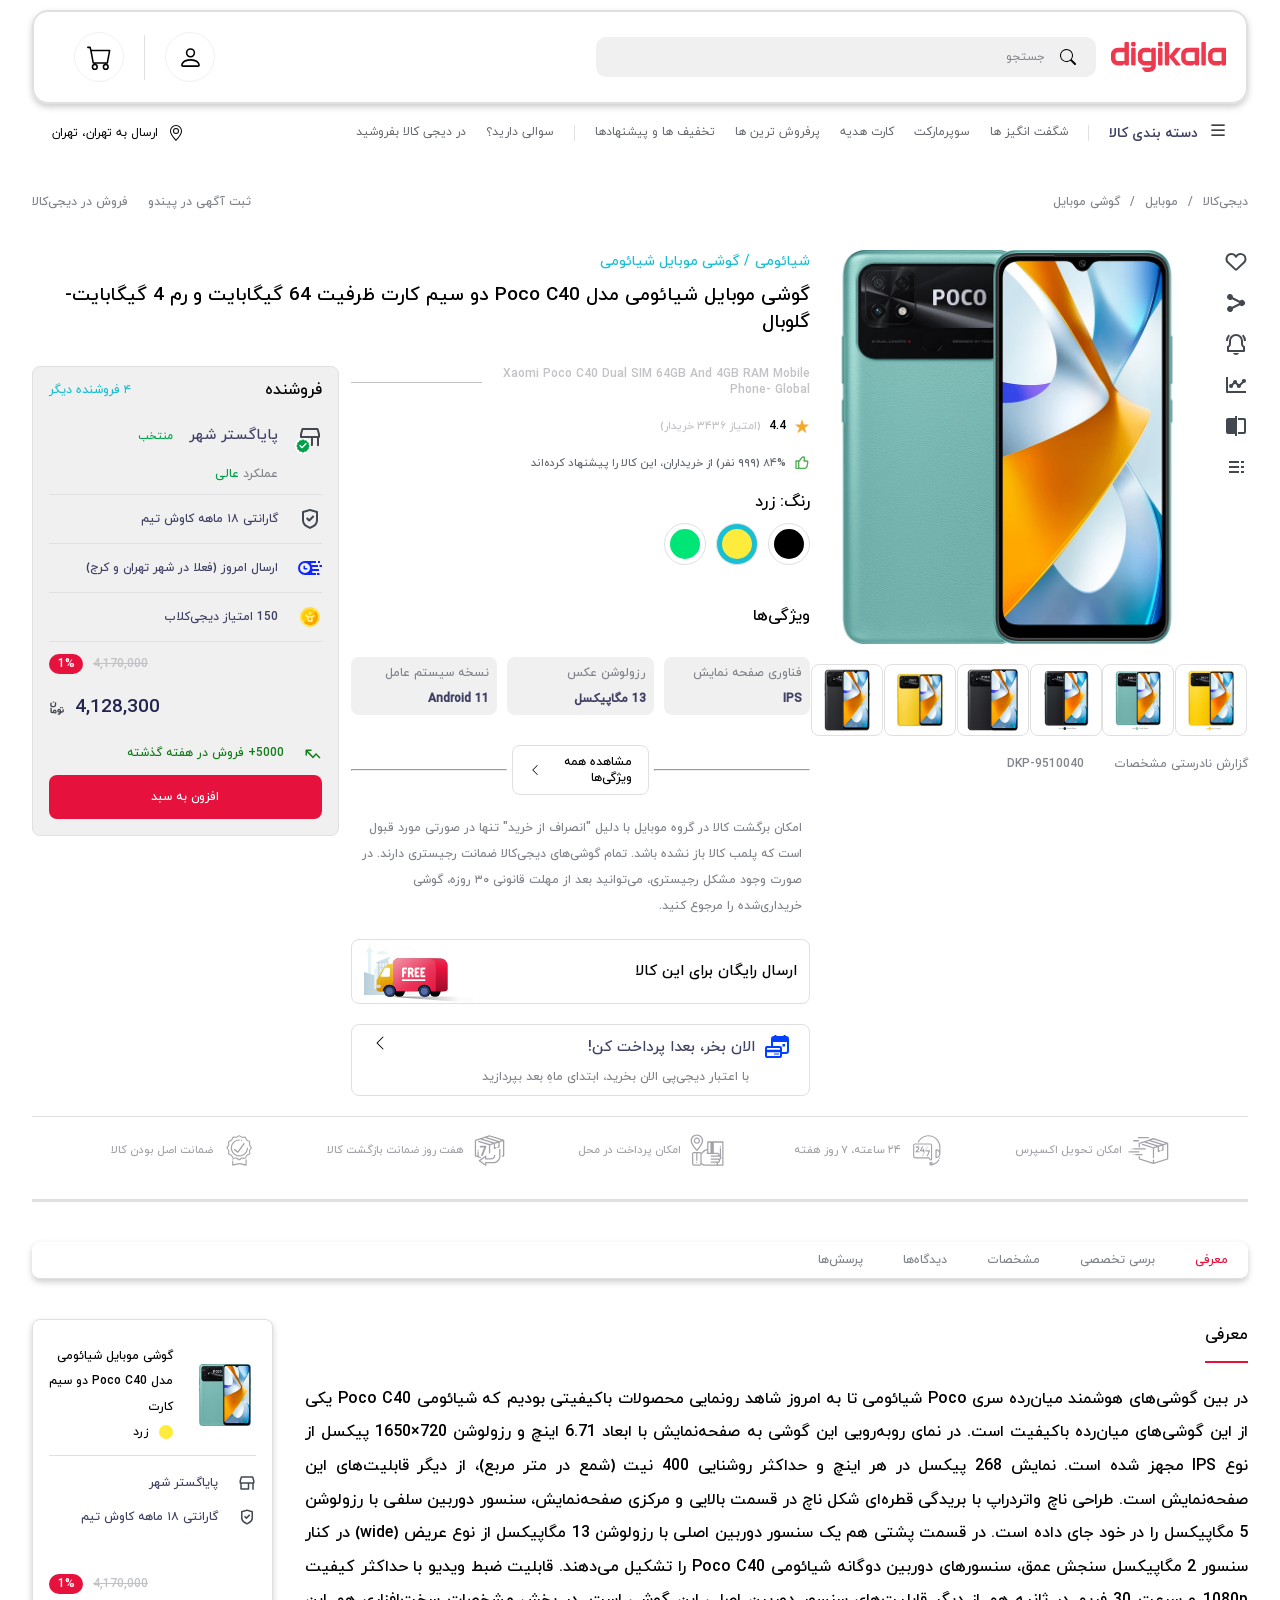
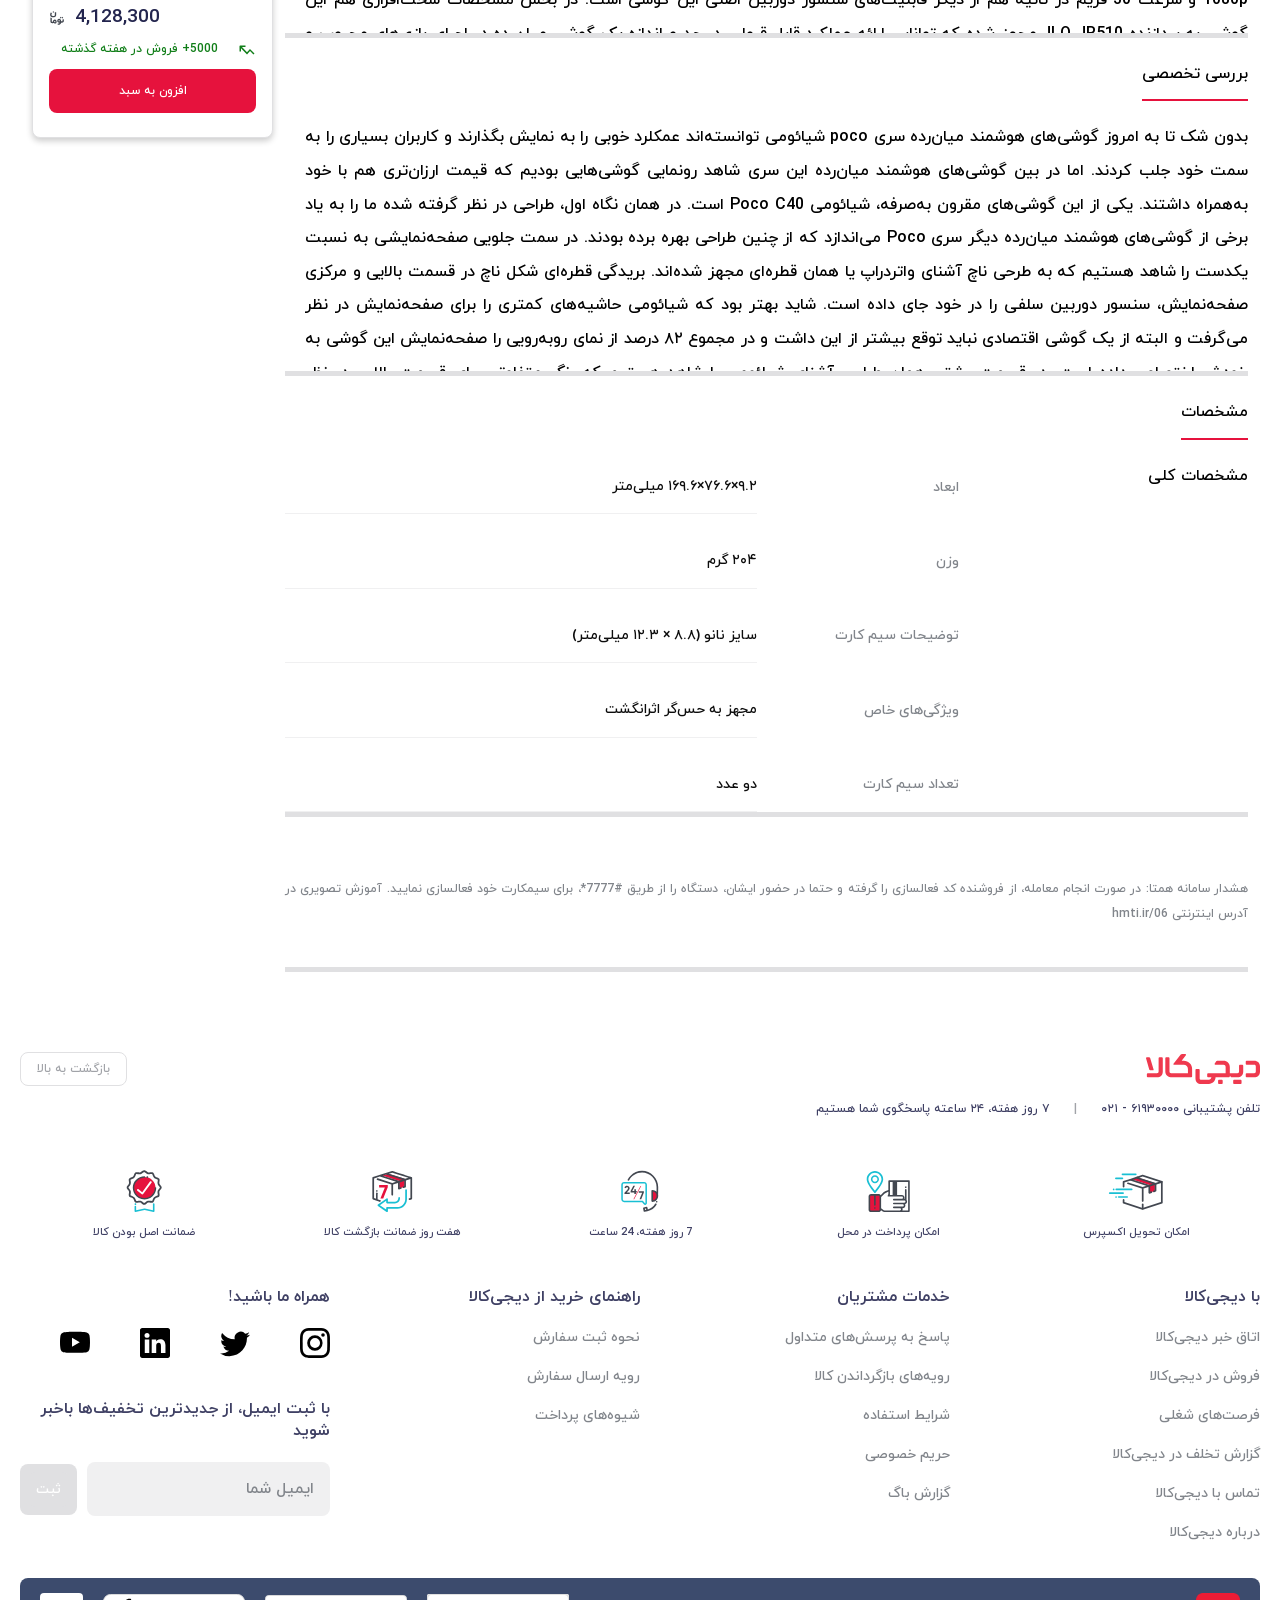
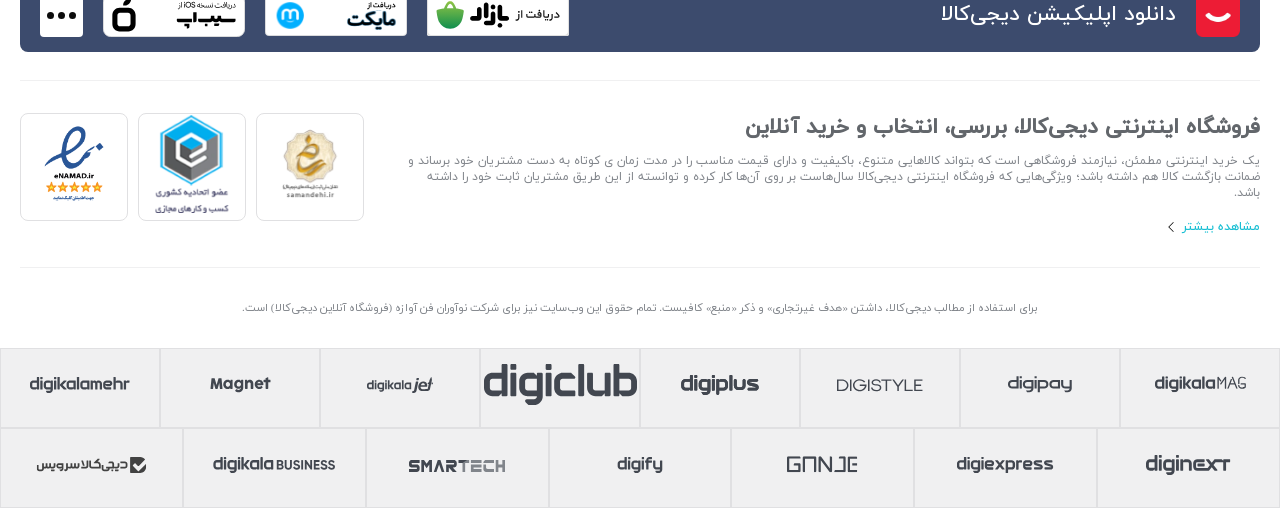
<file: products/product-Redmi-Note-13-4G.html>
<!DOCTYPE html>
<html lang="fa-IR" dir="rtl">
<head>
    <meta charset="UTF-8">
    <meta http-equiv="X-UA-Compatible" content="IE=edge">
    <meta name="viewport" content="width=device-width, initial-scale=1.0">
    <title>Redmi Note 13 4G</title>
    <link rel="stylesheet" href="product-style.css">
</head>
<body>
    <!-- header -->
    <div class="header">
        <div class="header-top">
            <div class="header-top-right">
                <div class="header-top-right-logobox">
                    <img src="images/logo-banner/logo.svg" alt="">
                </div>
                <div class="header-top-right-searchbox">
                    <img src="images/icons/search.svg" alt="">
                    <span>جستجو</span>
                </div>
            </div>
            <div class="header-top-left">
                <a href="#">
                    <img src="images/icons/person.svg" alt="">
                    <span id="header-top-account">حساب</span>
                </a>
                <span></span>
                <a href="#">
                    <img src="images/icons/cart.svg" alt="">
                    <span id="header-top-cart">سبد</span>
                </a>
            </div>
        </div>

        <div class="header-bottom">
            <div class="header-bottom-right">
                <a href="#" id="header-grouping">
                    <div>
                        <img src="images/icons/list.svg" alt="">
                    </div>
                    دسته بندی کالا
                </a>
                <div class="line-divide"></div>
                <a href="#">شگفت انگیز ها</a>
                <a href="#">سوپرمارکت</a>
                <a href="#">کارت هدیه</a>
                <a href="#">پرفروش ترین ها</a>
                <a href="#">تخفیف ها و پیشنهادها</a>
                <div class="line-divide"></div>
                <a href="#">سوالی دارید؟</a>
                <a href="#">در دیجی کالا بفروشید</a>
                <div class="grouping-commodity-box">
                    <div class="grouping-commodity-right">
                        <a href="mobile.html" id="commodity-right">موبایل</a>
                        <a href="#">کالای دیجیتال</a>
                        <a href="#">خانه و آشپزخانه</a>
                        <a href="#">لوازم خانكى برقى</a>
                        <a href="#">مد وپوشاك</a>
                        <a href="#">زيبايى وسلامت</a>
                        <a href="#">كارت هديه</a>
                        <a href="#">كالاهاى سوپرماركتى</a>
                        <a href="#">كتاب، لوازم تحرير وهنر</a>
                        <a href="#">اسباب بازی، كودک و نوزاد</a>
                        <a href="#">ابزار آلات و تجهیزات</a>
                        <a href="#">خودرو و موتور سیکلت</a>
                        <a href="#">ورزش و سفر</a>
                        <a href="#">محصولات بومی و محلی</a>
                    </div>
                    <div class="grouping-commodity-left">
                        <a href="#" class="commodity-more">
                            همه محصولات موبایل
                            <img src="images/icons/chevron-left.svg" alt="">
                        </a>
                        <div class="commodity-full">
                            <div class="commodity-column">
                                <div class="commodity">
                                    <a href="#" class="commodity-title">
                                        برند های مختلف گوشی
                                        <img src="images/icons/chevron-left.svg" alt="">
                                    </a>
                                    <a href="#" class="commodity-caption">گوشی آیفون</a>
                                    <a href="#" class="commodity-caption">گوشی سامسونگ</a>
                                    <a href="#" class="commodity-caption">گوشی شیائومی</a>
                                    <a href="#" class="commodity-caption">گوشی نوکیا</a>
                                    <a href="#" class="commodity-caption">گوشی ریلمی</a>
                                    <a href="#" class="commodity-caption">گوشی آنر</a>
                                    <a href="#" class="commodity-caption">گوشی موتورولا</a>
                                    <a href="#" class="commodity-caption">گوشی ناتینگ فون</a>
                                    <a href="#" class="commodity-caption">گوشی جی پلاس</a>
                                    <a href="#" class="commodity-caption">گوشی هواوی</a>
                                    <a href="#" class="commodity-caption">گوشی جی ال ایکس</a>
                                    <a href="#" class="commodity-caption">گوشی داریا</a>
                                    <a href="#" class="commodity-caption">گوشی گوگل</a>
                                    <a href="#" class="commodity-caption">گوشی اوپو</a>
                                    <a href="#" class="commodity-caption">گوشی ارد</a>
                                    <a href="#" class="commodity-caption">گوشی وان پلاس</a>
                                    <a href="#" class="commodity-caption">گوشی رنسو</a>
                                </div>
                            </div>
                            <div class="commodity-column">
                                <div class="commodity">
                                    <a href="#" class="commodity-title">
                                        گوشی بر اساس قیمت
                                        <img src="images/icons/chevron-left.svg" alt="">
                                    </a>
                                    <a href="#" class="commodity-caption">گوشی موبایل ارزان</a>
                                    <a href="#" class="commodity-caption">گوشی موبایل قسطی</a>
                                    <a href="#" class="commodity-caption">گوشی تا 2 میلیون</a>
                                    <a href="#" class="commodity-caption">گوشی تا 5 میلیون</a>
                                    <a href="#" class="commodity-caption">گوشی تا 7 میلیون</a>
                                    <a href="#" class="commodity-caption">گوشی تا 15 میلیون</a>
                                    <a href="#" class="commodity-caption">گوشی بالای 15 میلیون</a>
                                </div>
                                <div class="commodity">
                                    <a href="#" class="commodity-title">
                                        گوشی بر اساس عملکرد
                                        <img src="images/icons/chevron-left.svg" alt="">
                                    </a>
                                    <a href="#" class="commodity-caption">گوشی گیمینگ</a>
                                    <a href="#" class="commodity-caption">گوشی 5G</a>
                                    <a href="#" class="commodity-caption">گوشی دکمه ای</a>
                                    <a href="#" class="commodity-caption">گوشی ضد آب</a>
                                    <a href="#" class="commodity-caption">گوشی مناسب عکاسی</a>
                                    <a href="#" class="commodity-caption">گوشی میان رده</a>
                                    <a href="#" class="commodity-caption">گوشی اقتصادی</a>
                                    <a href="#" class="commodity-caption">گوشی دانش آموزی</a>
                                    <a href="#" class="commodity-caption">گوشی پرچمدار</a>
                                    <a href="#" class="commodity-caption">گوشی دو سیمکارت</a>
                                </div>
                            </div>
                            <div class="commodity-column">
                                <div class="commodity">
                                    <a href="#" class="commodity-title">
                                        گوشی بر اساس حافظه داخلی
                                        <img src="images/icons/chevron-left.svg" alt="">
                                    </a>
                                    <a href="#" class="commodity-caption">گوشی تا  16 گیگابایت</a>
                                    <a href="#" class="commodity-caption">گوشی تا  32 گیگابایت</a>
                                    <a href="#" class="commodity-caption">گوشی تا  64 گیگابایت</a>
                                    <a href="#" class="commodity-caption">گوشی تا  128 گیگابایت</a>
                                    <a href="#" class="commodity-caption">گوشی تا  256 گیگابایت</a>
                                    <a href="#" class="commodity-caption">گوشی تا  1 ترابایت</a>
                                </div>
                                <div class="commodity">
                                    <a href="#" class="commodity-title">
                                        رزولوشن عکس
                                        <img src="images/icons/chevron-left.svg" alt="">
                                    </a>
                                    <a href="#" class="commodity-caption">گوشی تا  13 گیگابایت</a>
                                    <a href="#" class="commodity-caption">گوشی تا  16 گیگابایت</a>
                                    <a href="#" class="commodity-caption">گوشی تا  48 گیگابایت</a>
                                    <a href="#" class="commodity-caption">گوشی تا  64 گیگابایت</a>
                                    <a href="#" class="commodity-caption">گوشی تا  108 گیگابایت</a>
                                </div>
                            </div>
                        </div>
                    </div>
                </div>
            </div>
            <div class="header-bottom-left">
                <a href="#">
                    <img src="images/icons/geo-alt.svg" alt="">
                    <span>ارسال به تهران، تهران</span>
                </a>
            </div>
        </div>
    </div>
    <!-- main content -->
    <div class="container">
        <div class="address-add">
            <div class="aa-right">
                <a href="../index.html">دیجی‌کالا</a>
                <span>/</span>
                <a href="../mobile.html">موبایل</a>
                <span>/</span>
                <a href="#">گوشی موبایل</a>
            </div>
            <div class="aa-left">
                <a href="#">ثبت آگهی در پیندو</a>
                <a href="#">فروش در دیجی‌کالا</a>
            </div>
        </div>

        <div class="main-mobile-box">
            <div class="main-mobile-box-right">
                <div class="main-mobile-box-right-options-img">
                    <div class="main-mobile-box-right-options">
                        <a href="#">
                            <img src="icons/add-favorites.svg" alt="">
                        </a>
                        <a href="#">
                            <img src="icons/share.svg" alt="">
                        </a>
                        <a href="#">
                            <img src="icons/ring.svg" alt="">
                        </a>
                        <a href="#">
                            <img src="icons/chart.svg" alt="">
                        </a>
                        <a href="#">
                            <img src="icons/comparison.svg" alt="">
                        </a>
                        <a href="#">
                            <img src="icons/list.svg" alt="">
                        </a>
                    </div>
                    <div class="main-mobile-box-right-img">
                        <img src="redmi-note-13-4g/mainmobile.webp" alt="">
                    </div>
                </div>

                <div class="main-mobile-box-right-smallimg">
                    <a href="redmi-note-13-4g/smallmobile1.webp">
                        <img src="redmi-note-13-4g/smallmobile1.webp" alt="">
                    </a>
                    <a href="redmi-note-13-4g/smallmobile2.webp">
                        <img src="redmi-note-13-4g/smallmobile2.webp" alt="">
                    </a>
                    <a href="redmi-note-13-4g/smallmobile3.webp">
                        <img src="redmi-note-13-4g/smallmobile3.webp" alt="">
                    </a>
                    <a href="redmi-note-13-4g/smallmobile4.webp">
                        <img src="redmi-note-13-4g/smallmobile4.webp" alt="">
                    </a>
                    <a href="redmi-note-13-4g/smallmobile5.webp">
                        <img src="redmi-note-13-4g/smallmobile5.webp" alt="">
                    </a>
                    <a href="redmi-note-13-4g/smallmobile6.webp">
                        <img src="redmi-note-13-4g/smallmobile6.webp" alt="">
                    </a>
                </div>

                <div class="Report-incorrect-specifications">
                    <a href="#">گزارش نادرستی مشخصات</a>
                    <span>DKP-9510040</span>
                </div>
            </div>
            <div class="main-mobile-box-left">
                <div class="main-mobile-box-left-title">
                    <div>
                        <a href="#">شیائومی</a>
                        <span>/</span>
                        <a href="#">گوشی موبایل شیائومی</a>
                    </div>
                    <div>
                        <h1>گوشی موبایل شیائومی مدل Poco C40 دو سیم کارت ظرفیت 64 گیگابایت و رم 4 گیگابایت- گلوبال</h1>
                    </div>
                </div>
                <div class="main-mobile-box-left-infobuy">
                    <div class="main-mobile-box-left-infobuy-right">
                        <div class="main-mobile-box-left-infobuy-right-top">
                            <div class="main-mobile-box-left-infobuy-right-title-info">
                                <span>Xaomi Poco C40 Dual SIM 64GB And 4GB RAM Mobile Phone- Global</span>
                                <div id="line-divide-vertical"></div>
                            </div>
    
                            <div class="main-mobile-box-left-infobuy-right-user">
                                <img src="icons/star-yellow.webp" alt="">
                                <p>4.4 </p>
                                <span>(امتیاز ۳۴۳۶ خریدار)</span>
                            </div>
    
                            <div class="main-mobile-box-left-infobuy-right-user">
                                <img src="icons/like-green.svg" alt="">
                                <span id="users-suggest">۸۴% (۹۹۹ نفر) از خریداران، این کالا را پیشنهاد کرده‌اند</span>
                            </div>
    
                            <div class="main-mobile-box-left-infobuy-right-color">
                                <div class="main-mobile-box-left-infobuy-right-color-title">
                                    <p>رنگ: زرد</p>
                                </div>
                                <div class="main-mobile-box-left-infobuy-right-color-select">
                                    <div>
                                        <div id="color-select-black"></div>
                                    </div>
                                    <div id="color-select-user">
                                        <div id="color-select-yellow"></div>
                                    </div>
                                    <div>
                                        <div id="color-select-green"></div>
                                    </div>
                                </div>
                            </div>
                        </div>
                        <div class="main-mobile-box-left-infobuy-right-bottom">
                            <div class="main-mobile-box-left-infobuy-right-options">
                                <div class="main-mobile-box-left-infobuy-right-options-title">
                                    ویژگی‌ها
                                </div>
                                <div class="main-mobile-box-left-infobuy-right-options-box">
                                    <div>
                                        <p class="options-item-title">فناوری صفحه‌ نمایش</p>
                                        <p class="options-item-caption"><b>IPS</b></p>
                                    </div>
                                    <div>
                                        <p class="options-item-title">رزولوشن عکس</p>
                                        <p class="options-item-caption"><b>13 مگاپیکسل</b></p>
                                    </div>
                                    <div>
                                        <p class="options-item-title">نسخه سیستم عامل</p>
                                        <p class="options-item-caption"><b>Android 11</b></p>
                                    </div>
                                </div>
                                <div class="main-mobile-box-left-infobuy-right-options-seeall">
                                    <hr>
                                    <a href="#">
                                        مشاهده همه ویژگی‌ها
                                        <img src="images/icons/chevron-left.svg" alt="">
                                    </a>
                                    <hr>
                                </div>
                            </div>

                            <div class="main-mobile-box-left-infobuy-right-reasonback">
                                <span>امکان برگشت کالا در گروه موبایل با دلیل "انصراف از خرید" تنها در صورتی مورد قبول است که پلمب کالا باز نشده باشد. تمام گوشی‌های دیجی‌کالا ضمانت رجیستری دارند. در صورت وجود مشکل رجیستری، می‌توانید بعد از مهلت قانونی ۳۰ روزه، گوشی خریداری‌شده را مرجوع کنید.</span>
                            </div>

                            <div class="main-mobile-box-left-infobuy-right-sendfree">
                                <span>ارسال رایگان برای این کالا</span>
                                <img src="icons/red-truck.svg" alt="">
                            </div>

                            <div class="main-mobile-box-left-infobuy-right-paylater">
                                <div class="main-mobile-box-left-infobuy-right-paylater-right">
                                    <div>
                                        <img src="icons/calender.svg" alt="">
                                        <span>الان بخر، بعدا پرداخت کن!</span>
                                    </div>
                                    <span>با اعتبار دیجی‌پی الان بخرید، ابتدای ماهِ بعد بپردازید</span>
                                </div>
                                <div class="main-mobile-box-left-infobuy-right-paylater-left">
                                    <img src="images/icons/chevron-left.svg" alt="">
                                </div>
                            </div>
                        </div>
                    </div>
                    <div class="seller-box">
                        <div class="seller-other">
                            <span>فروشنده</span>
                            <a href="#">۴ فروشنده دیگر</a>
                        </div>

                        <div class="seller-info">
                            <div class="seller-info-right">
                                <img src="icons/store-gray.svg" alt="" id="seller-info-icon">
                                <img src="icons/tickmark-bggreen.svg" alt="" id="seller-info-tickmark">
                            </div>
                            <div class="seller-info-left">
                                <div class="seller-info-left-top">
                                    <p>پایاگستر شهر</p>
                                    <span>منتخب</span>
                                </div>
                                <div class="seller-info-left-bottom">
                                    <p>عملکرد</p>
                                    <span>عالی</span>
                                </div>
                            </div>
                        </div>

                        <div class="seller-warranty-box">
                            <img src="icons/bail.svg" alt="">
                            <span>گارانتی ۱۸ ماهه کاوش تیم</span>
                        </div>

                        <div class="seller-send-info">
                            <img src="icons/time-blue.svg" alt="">
                            <span>ارسال امروز (فعلا در شهر تهران و کرج)</span>
                        </div>

                        <div class="seller-point">
                            <img src="icons/club-point.svg" alt="">
                            <span>150 امتیاز دیجی‌کلاب</span>
                        </div>

                        <div class="seller-price">
                            <div class="seller-price-boxes">
                                <span>4,170,000</span>
                                <div class="seller-price-discount">
                                    <span>1%</span>
                                </div>
                            </div>
                            <div class="seller-price-boxes">
                                <p>4,128,300</p>
                                <img src="icons/toman.svg" alt="">
                            </div>
                        </div>

                        <div class="seller-chart">
                            <img src="icons/chart-green.svg" alt="">
                            <span>5000+ فروش در هفته گذشته</span>
                        </div>

                        <a href="#" class="add-to-chart">افزون به سبد</a>
                    </div>
                </div>
            </div>
        </div>

        <div class="product-license">
            <a href="#">
                <img src="icons/express-delivery.svg" alt="">
                <span>امکان تحویل اکسپرس</span>
            </a>
            <a href="#">
                <img src="icons/support.svg" alt="">
                <span>۲۴ ساعته، ۷ روز هفته</span>
            </a>
            <a href="#">
                <img src="icons/cash-on-delivery.svg" alt="">
                <span>امکان پرداخت در محل</span>
            </a>
            <a href="#">
                <img src="icons/days-return.svg" alt="">
                <span>هفت روز ضمانت بازگشت کالا</span>
            </a>
            <a href="#">
                <img src="icons/original-products.svg" alt="">
                <span>ضمانت اصل بودن کالا</span>
            </a>
        </div>
    </div>

    <div class="product-info-tabs">
        <a href="#" id="product-info-tabs-selected">معرفی</a>
        <a href="#">برسی تخصصی</a>
        <a href="#">مشخصات</a>
        <a href="#">دیدگاه‌ها</a>
        <a href="#">پرسش‌ها</a>
    </div>
    
    <div class="product-info-box">
        <div class="product-info-box-right">
            <div class="product-info introduction">
                <div class="product-info-title">
                    <p>معرفی</p>
                </div>
                <div class="product-info-reason">
                    <p>در بین گوشی‌های هوشمند میان‌رده سری Poco شیائومی تا به امروز شاهد رونمایی محصولات با‌کیفیتی بودیم که شیائومی Poco C40 یکی از این گوشی‌های میان‌رده با‌کیفیت است. در نمای رو‌به‌رویی این گوشی به صفحه‌نمایش با ابعاد 6.71 اینچ و رزولوشن 720×1650 پیکسل از نوع IPS مجهز شده است. نمایش 268 پیکسل در هر اینچ و حداکثر روشنایی 400 نیت (شمع در متر مربع)، از دیگر قابلیت‌های این صفحه‌نمایش است. طراحی ناچ واتردراپ با بریدگی قطره‌ای شکل ناچ در قسمت بالایی و مرکزی صفحه‌نمایش، سنسور دوربین سلفی با رزولوشن 5 مگاپیکسل را در خود جای داده است. در قسمت پشتی هم یک سنسور دوربین اصلی با رزولوشن 13 مگاپیکسل از نوع عریض (wide) در کنار سنسور 2 مگاپیکسل سنجش عمق، سنسور‌های دوربین دو‌گانه شیائومی Poco C40 را تشکیل می‌دهند. قابلیت ضبط ویدیو با حداکثر کیفیت 1080p و سرعت 30 فریم در ثانیه هم از دیگر قابلیت‌های سنسور دوربین اصلی این گوشی است. در بخش مشخصات سخت‌افزاری هم این گوشی به پردازنده JLQ JR510 مجهز شده که توانایی ارائه عملکرد قابل قبولی در حد و اندازه یک گوشی میان‌رده در اجرای بازی‌های محبوب و نرم‌افزار‌های کاربردی دارد. اما بدون شک یکی از قدرتمند‌ترین مشخصات در نظر گرفته شده برای این گوشی هوشمند، باتری با میزان ظرفیت 6000 میلی‌آمپر‌ساعتی است که کمتر گوشی در این بازه قیمتی از چنین باتری قدرتمندی بهره برده است. باتری که به ازای هر بار شارژ صد درصدی، به راحتی در مصرف عادی طول عمر مفید (زمان آماده به‌کار) دو روز را ارائه می‌کند. پشتیبانی از فناوری شارژ سریع با توان 18 وات هم از دیگر قابلیت‌های در نظر گرفته شده است.
                    </p>
                </div>
            </div>

            <div class="product-info">
                <div class="product-info-title">
                    <p>بررسی تخصصی</p>
                </div>
                <div class="product-info-reason">
                    <p>بدون شک تا به امروز گوشی‌های هوشمند میان‌رده سری poco شیائومی توانسته‌اند عمکلرد خوبی را به نمایش بگذارند و کاربران بسیاری را به سمت خود جلب کردند. اما در بین گوشی‌های هوشمند میان‌رده این سری شاهد رونمایی گوشی‌هایی بودیم که قیمت ارزان‌تری هم با خود به‌همراه داشتند. یکی از این گوشی‌های مقرون به‌صرفه، شیائومی Poco C40 است. در همان نگاه اول، طراحی در نظر گرفته شده ما را به یاد برخی از گوشی‌های هوشمند میان‌رده دیگر سری Poco می‌اندازد که از چنین طراحی بهره برده بودند. در سمت جلویی صفحه‌نمایشی به نسبت یکدست را شاهد هستیم که به طرحی ناچ آشنای واتردراپ یا همان قطره‌ای مجهز شده‌اند. بریدگی قطره‌ای شکل ناچ در قسمت بالایی و مرکزی صفحه‌نمایش، سنسور دوربین سلفی را در خود جای داده است. شاید بهتر بود که شیائومی حاشیه‌های کمتری را برای صفحه‌نمایش در نظر می‌گرفت و البته از یک گوشی اقتصادی نباید توقع بیشتر از این داشت و در مجموع ۸۲ درصد از نمای رو‌به‌رویی را صفحه‌نمایش این گوشی به خودش اختصاص داده است. در قسمت پشتی همان طراحی آشنای شیائومی را شاهد هستیم که رنگ متفاوتی برای قسمت بالایی در نظر گرفته شده و دو سنسور دوربین در کنار فلش LED، در معماری مربعی شکل کنار یکدیگر قرار گرفته‌اند. حسگر اثر انگشت به عنوان یک قابلیت امنیتی بسیار پرکاربرد هم در قسمت پشتی قرار گرفته است که در کنار دسترسی مناسب، عملکرد به نسبت سریعی در قفل‌گشایی صفحه‌نمایش دارد. شیائومی Poco C40 وزن ۲۰۴ گرمی دارد که به نسبت بسیاری از گوشی‌های هوشمند دیگر وزن سنگین‌تری است. شاید این وزن نه‌چندان سبک در استفاده طولانی مدت کمی خستگی برای دست به‌همراه داشته باشد، اما بدون شک این وزن سبب خواهد شد تا احساس افتادن در حین استفاده تا میزان قابل توجهی کاهش پیدا کند و HANDS_ON مناسبی داشته باشد.
                    </p>
                </div>
            </div>

            <div class="product-info">
                <div class="product-info-title">
                    <p>مشخصات</p>
                </div>
                <div class="specification-box">
                    <div class="specification-right">
                        <span>مشخصات کلی</span>
                    </div>
                    <div class="specification-left">
                        <div class="specification">
                            <p class="specification-name">ابعاد</p>
                            <p class="specification-reason">۹.۲×۷۶.۶×۱۶۹.۶ میلی‌متر</p>
                        </div>
                        <div class="specification">
                            <p class="specification-name">وزن</p>
                            <p class="specification-reason">۲۰۴ گرم</p>
                        </div>
                        <div class="specification">
                            <p class="specification-name">توضیحات سیم کارت</p>
                            <p class="specification-reason">سایز نانو (۸.۸ × ۱۲.۳ میلی‌متر)</p>
                        </div>
                        <div class="specification">
                            <p class="specification-name">ویژگی‌های خاص</p>
                            <p class="specification-reason">مجهز به حس‌گر اثرانگشت</p>
                        </div>
                        <div class="specification">
                            <p class="specification-name">تعداد سیم کارت</p>
                            <p class="specification-reason">دو عدد</p>
                        </div>
                    </div>
                </div>
            </div>

            <div id="meta-warning">
                <p>هشدار سامانه همتا: در صورت انجام معامله، از فروشنده کد فعالسازی را گرفته و حتما در حضور ایشان، دستگاه را از طریق #7777*، برای سیمکارت خود فعالسازی نمایید. آموزش تصویری در آدرس اینترنتی hmti.ir/06</p>
            </div>
        </div>
        <div class="product-cart-sticky">
            <div class="product-cart-seller-name">
                <div class="product-cart-seller-name-right">
                    <img src="redmi-note-13-4g/mainmobile.webp" alt="">
                </div>
                <div class="product-cart-seller-name-left">
                    <div class="product-cart-seller-name-left-top">
                        <p>گوشی موبایل شیائومی مدل Poco C40 دو سیم کارت</p>
                    </div>
                    <div class="product-cart-seller-name-left-bottom">
                        <div id="product-cart-seller-yellow"></div>
                        <p>زرد</p>
                    </div>
                </div>
            </div>

            <div class="product-cart-seller-info">
                <img src="icons/store-gray.svg" alt="" id="seller-info-icon">
                <p>پایاگستر شهر</p>   
            </div>

            <div class="product-cart-seller-info">
                <img src="icons/bail.svg" alt="">
                <span>گارانتی ۱۸ ماهه کاوش تیم</span>
            </div>

            <div class="product-cart-seller-price">
                <div class="seller-price-boxes">
                    <span>4,170,000</span>
                    <div class="seller-price-discount">
                        <span>1%</span>
                    </div>
                </div>
                <div class="seller-price-boxes">
                    <p>4,128,300</p>
                    <img src="icons/toman.svg" alt="">
                </div>
            </div>

            <div class="product-cart-seller-chart">
                <img src="icons/chart-green.svg" alt="">
                <span>5000+ فروش در هفته گذشته</span>
            </div>

            <a href="#" class="add-to-chart">افزون به سبد</a>
        </div>
    </div>
    <!-- footer -->
    <div class="footer-container">
        <div class="backtotop-box">
            <div class="backtotop-icon">
                <img src="images/logo-banner/digi.svg" alt="">
            </div>
            <div class="backtotop-btn">
                <a href="#">بازگشت به بالا</a>
            </div>
        </div>

        <div class="digikala-info">
            <span>تلفن پشتیبانی ۶۱۹۳۰۰۰۰ - ۰۲۱</span>
            <div>|</div>
            <span>۷ روز هفته، ۲۴ ساعته پاسخگوی شما هستیم</span>
        </div>

        <div class="digikala-options-box">
            <a href="#" class="dk-options">
                <img src="images/icons/express-delivery.svg" alt="">
                امکان تحویل اکسپرس
            </a>
            <a href="#" class="dk-options">
                <img src="images/icons/cash-on-delivery.svg" alt="">
                امکان پرداخت در محل
            </a>
            <a href="#" class="dk-options">
                <img src="images/icons/support.svg" alt="">
                7 روز هفته، 24 ساعت
            </a>
            <a href="#" class="dk-options">
                <img src="images/icons/days-return.svg" alt="">
                هفت روز ضمانت بازگشت کالا
            </a>
            <a href="#" class="dk-options">
                <img src="images/icons/original-products.svg" alt="">
                ضمانت اصل بودن کالا
            </a>
        </div>

        <div class="footer-lists-box">
            <div class="footer-lists">
                <p>با دیجی‌کالا</p>
                <a href="#">اتاق خبر دیجی‌کالا</a>
                <a href="#">فروش در دیجی‌کالا</a>
                <a href="#">فرصت‌های شغلی</a>
                <a href="#">گزارش تخلف در دیجی‌کالا</a>
                <a href="#">تماس با دیجی‌کالا</a>
                <a href="#">درباره دیجی‌کالا</a>
            </div>
            <div class="footer-lists">
                <p>خدمات مشتریان</p>
                <a href="#">پاسخ به پرسش‌های متداول</a>
                <a href="#">رویه‌های بازگرداندن کالا</a>
                <a href="#">شرایط استفاده</a>
                <a href="#">حریم خصوصی</a>
                <a href="#">گزارش باگ</a>
            </div>
            <div class="footer-lists">
                <p>راهنمای خرید از دیجی‌کالا</p>
                <a href="#">نحوه ثبت سفارش</a>
                <a href="#">رویه ارسال سفارش</a>
                <a href="#">شیوه‌های پرداخت</a>
            </div>
            <div class="footer-lists">
                <p>همراه ما باشید!</p>
                <div class="social-media-box">
                    <div class="social-media">
                        <img src="images/icons/instagram.svg" alt="">
                    </div>
                    <div class="social-media">
                        <img src="images/icons/twitter.svg" alt="">
                    </div>
                    <div class="social-media">
                        <img src="images/icons/linkedin.svg" alt="">
                    </div>
                    <div class="social-media">
                        <img src="images/icons/youtube.svg" alt="">
                    </div>
                </div>
                <p>با ثبت ایمیل، از جدید‌ترین تخفیف‌ها با‌خبر شوید</p>
                <div class="form-box">
                    <div class="form-field">
                        <span>ایمیل شما</span>
                    </div>
                    <div class="form-btn">
                        <a href="#">ثبت</a>
                    </div>
                </div>
            </div>
        </div>

        <div class="app-box">
            <div class="app-right">
                <div class="app-right-icon">
                    <img src="images/logo-banner/footerlogo2.webp" alt="">
                </div>
                <div class="app-right-text">
                    <span>دانلود اپلیکیشن دیجی‌کالا</span>
                </div>
            </div>
            <div class="app-left">
                <div class="app">
                    <a href="#">
                        <img src="images/digikalaapp-licence/coffe-bazzar.svg" alt="">
                    </a>
                </div>
                <div class="app">
                    <a href="#">
                        <img src="images/digikalaapp-licence/myket.svg" alt="">
                    </a>
                </div>
                <div class="app">
                    <a href="#">
                        <img src="images/digikalaapp-licence/sib-app.svg" alt="">
                    </a>
                </div>
                <div class="app-more">
                    <div></div>
                    <div></div>
                    <div></div>
                </div>
            </div>
        </div>

        <div class="license-box">
            <div class="license-right">
                <div class="license-title">
                    <h2>فروشگاه اینترنتی دیجی‌کالا، بررسی، انتخاب و خرید آنلاین</h2>
                </div>
                <div class="license-caption">
                    <p>یک  خرید اینترنتی مطمئن، نیازمند فروشگاهی است که بتواند کالاهایی متنوع، باکیفیت و دارای قیمت مناسب را در مدت زمان ی کوتاه به دست مشتریان خود برساند و ضمانت بازگشت کالا هم داشته باشد؛ ویژگی‌هایی که فروشگاه اینترنتی دیجی‌کالا سال‌هاست بر روی آن‌ها کار کرده و توانسته از این طریق مشتریان ثابت خود را داشته باشد.</p>
                </div>
                <div class="license-more">
                    <span>مشاهده بیشتر</span>
                    <img src="images/icons/chevron-left.svg" alt="">
                </div>
            </div>
            <div class="license-left">
                <div class="license">
                    <a href="#">
                        <img src="images/digikalaapp-licence/rezi.webp" alt="">
                    </a>
                </div>
                <div class="license">
                    <a href="#">
                        <img src="images/digikalaapp-licence/kasbokar.webp" alt="">
                    </a>
                </div>
                <div class="license">
                    <a href="#">
                        <img src="images/digikalaapp-licence/namad.png" alt="">
                    </a>
                </div>
            </div>
        </div>

        <div class="copywrite">
            برای استفاده از مطالب دیجی‌کالا، داشتن «هدف غیرتجاری» و ذکر «منبع» کافیست. تمام حقوق اين وب‌سايت نیز برای شرکت نوآوران فن آوازه (فروشگاه آنلاین دیجی‌کالا) است.
        </div>
    </div>
    <!-- sponsors -->
    <div class="sponsors-box">
        <div class="sponsors-top">
            <div class="sponsor">
                <a href="#">
                    <img src="images/footerlogoes/digimag.svg" alt="">
                </a>
            </div>
            <div class="sponsor">
                <a href="#">
                    <img src="images/footerlogoes/digipay.svg" alt="">
                </a>
            </div>
            <div class="sponsor">
                <a href="#">
                    <img src="images/footerlogoes/digistyle.svg" alt="">
                </a>
            </div>
            <div class="sponsor">
                <a href="#">
                    <img src="images/footerlogoes/digiplus.svg" alt="">
                </a>
            </div>
            <div class="sponsor">
                <a href="#">
                    <img src="images/footerlogoes/digiclub.svg" alt="">
                </a>
            </div>
            <div class="sponsor">
                <a href="#">
                    <img src="images/footerlogoes/jet.svg" alt="">
                </a>
            </div>
            <div class="sponsor">
                <a href="#">
                    <img src="images/footerlogoes/magnet.svg" alt="">
                </a>
            </div>
            <div class="sponsor">
                <a href="#">
                    <img src="images/footerlogoes/digiMehr.svg" alt="">
                </a>
            </div>
        </div>
        <div class="sponsors-bottom">
            <div class="sponsor">
                <a href="#">
                    <img src="images/footerlogoes/diginext.svg" alt="">
                </a>
            </div>
            <div class="sponsor">
                <a href="#">
                    <img src="images/footerlogoes/digiexpress.svg" alt="">
                </a>
            </div>
            <div class="sponsor">
                <a href="#">
                    <img src="images/footerlogoes/ganjeh.svg" alt="">
                </a>
            </div>
            <div class="sponsor">
                <a href="#">
                    <img src="images/footerlogoes/digify.svg" alt="">
                </a>
            </div>
            <div class="sponsor">
                <a href="#">
                    <img src="images/footerlogoes/smartech.svg" alt="">
                </a>
            </div>
            <div class="sponsor">
                <a href="#">
                    <img src="images/footerlogoes/digikala-business.svg" alt="">
                </a>
            </div>
            <div class="sponsor">
                <a href="#">
                    <img src="images/footerlogoes/digikala-service.svg" alt="">
                </a>
            </div>
        </div>
    </div>
    <!-- this web was design by MRTech -->    
</body>
</html>
</file>
<file: style.css>
@font-face {
    font-family: "IY-extrabold";
    src: url(fonts/iranyekanwebextrabold.9346e9a2.woff);
}

@font-face {
    font-family: "IY-bold";
    src: url(fonts/iranyekanwebbold.cfb6e26c.woff2);
}

@font-face {
    font-family: "IY-medium";
    src: url(fonts/iranyekanwebmedium.2d4f96e5.woff);
}

@font-face {
    font-family: "IY-regular";
    src: url(fonts/iranyekanwebregular.e31c09af.woff2);
}

* {
    box-sizing: border-box;
    padding: 0;
    margin: 0;
}

body {
    font-family: "IY-medium", system-ui, -apple-system, sans-serif;
    padding-top: 130px;
    direction: rtl;
    background-color: #fff;
    overflow-x: hidden;
}

a {
    text-decoration: none;
    color: inherit;
    display: inline-block;
}

img {
    max-width: 100%;
    display: block;
}

/* Header */
.header {
    margin-bottom: 20px;
    width: 100%;
    display: flex;
    flex-direction: column;
    justify-content: center;
    align-items: center;
}

.header-top {
    margin-top: 10px;
    width: 95%;
    max-width: 1400px;
    display: flex;
    justify-content: space-between;
    align-items: center;
    padding: 12px 20px;
    position: fixed;
    top: 0;
    left: 50%;
    transform: translateX(-50%);
    border: 2px solid #e0e0e2;
    border-radius: 16px;
    background-color: rgba(255, 255, 255, 0.85);
    backdrop-filter: blur(25px);
    -webkit-backdrop-filter: blur(25px);
    z-index: 100;
    box-shadow: 0px 3px 6px 0px rgba(0, 0, 0, 0.1);
    transition: 250ms;
}

.header-top:hover {
    background-color: rgba(255, 255, 255, 0.98);
    box-shadow: 0px 6px 12px 0px rgba(0, 0, 0, 0.15);
}

.header-top-right {
    display: flex;
    justify-content: flex-start;
    align-items: center;
    gap: 15px;
    flex: 1;
}

.header-top-right-logobox img {
    width: 115px;
}

.header-top-right-searchbox {
    width: 100%;
    max-width: 500px;
    display: flex;
    justify-content: flex-start;
    align-items: center;
    gap: 12px;
    font-family: "IY-regular";
    font-size: 12px;
    background-color: #f0f0f1;
    color: #81858b;
    padding: 10px 18px;
    border-radius: 10px;
}

.header-top-right-searchbox img {
    width: 20px;
}

.header-top-left {
    display: flex;
    justify-content: space-between;
    align-items: center;
    gap: 10px;
}

.header-top-left a {
    width: 44px;
    height: 44px;
    padding: 8px;
    background-color: #fff;
    border-radius: 50%;
    display: flex;
    justify-content: center;
    align-items: center;
    border: 1px solid #f0f0f1;
    transition: 250ms;
    position: relative;
}

.header-top-left a:hover {
    background-color: #f0f0f1;
    transform: translateY(-2px);
}

.header-top-left img {
    width: 22px;
}

.header-top-left>span {
    width: 1px;
    height: 30px;
    background-color: #e0e0e2;
}

.header-top-left>a>span {
    position: absolute;
    opacity: 0;
    transition: 250ms;
    font-size: 11px;
    white-space: nowrap;
}

.header-top-left a:hover #header-top-account,
.header-top-left a:hover #header-top-cart {
    opacity: 1;
    transform: translateY(32px);
}

.header-bottom {
    width: 95%;
    max-width: 1400px;
    display: flex;
    justify-content: space-between;
    align-items: center;
    font-family: "IY-regular";
    font-size: 12px;
    padding: 0 20px 10px;
}

.header-bottom-right {
    color: #62666b;
    display: flex;
    justify-content: flex-start;
    align-items: center;
    gap: 18px;
    position: relative;
    flex-wrap: wrap;
}

.header-bottom-right>a {
    padding-bottom: 8px;
    display: flex;
    justify-content: center;
    align-items: center;
    border-bottom: 2px solid transparent;
    transition: 250ms;
}

.header-bottom-right>a:hover {
    border-bottom-color: #e6123d;
}

.header-bottom-right .line-divide {
    width: 1px;
    height: 16px;
    background-color: #e0e0e2;
    margin-bottom: 8px;
}

#header-grouping {
    color: #3f4064;
    border-bottom: 0 solid #fff;
    font-family: "IY-bold";
    font-size: 14px;
    gap: 8px;
}

#header-grouping img {
    width: 20px;
}

#header-grouping:hover~.grouping-commodity-box,
.grouping-commodity-box:hover {
    display: flex;
}

.header-bottom-left a {
    padding-bottom: 8px;
    display: flex;
    justify-content: center;
    align-items: center;
    gap: 8px;
    color: #62666b;
}

/* Mega Menu */
.grouping-commodity-box {
    width: 100%;
    min-width: 800px;
    height: 420px;
    display: none;
    justify-content: flex-start;
    align-items: stretch;
    background-color: #fff;
    border-radius: 8px;
    box-shadow: 0 10px 25px rgba(0, 0, 0, 0.15);
    position: absolute;
    top: 32px;
    right: 0;
    z-index: 50;
    overflow: hidden;
}

.grouping-commodity-right {
    direction: ltr;
    width: 28%;
    display: flex;
    flex-direction: column;
    background-color: #f0f0f1;
    overflow-y: auto;
}

.grouping-commodity-right a {
    direction: rtl;
    width: 100%;
    padding: 12px 14px;
    color: #000;
    justify-content: flex-start;
}

#commodity-right {
    color: #e6123d;
    background-color: #fff;
}

.grouping-commodity-left {
    direction: ltr;
    width: 72%;
    display: flex;
    flex-direction: column;
    padding: 20px;
    overflow-y: auto;
}

.grouping-commodity-left div {
    direction: rtl;
}

.commodity-more {
    margin-bottom: 16px;
    color: #008eb2 !important;
    font-size: 12px;
    display: flex;
    align-items: center;
    gap: 6px;
}

.commodity-full {
    width: 100%;
    display: flex;
    justify-content: flex-start;
    gap: 20px;
}

.commodity-column {
    width: 33.33%;
    display: flex;
    flex-direction: column;
    gap: 12px;
}

.commodity {
    width: 100%;
    display: flex;
    flex-direction: column;
    gap: 8px;
}

.commodity-title {
    display: flex;
    align-items: center;
    gap: 8px;
    color: #000;
    border-right: 2px solid #e6123d;
    padding-right: 8px;
    font-family: "IY-bold";
}

.commodity-title:hover,
.commodity-caption:hover {
    color: #e6123d;
}

.commodity-caption {
    font-size: 11px;
    color: #81858b;
    padding: 3px 0;
}

/* Stories */
.story-box {
    padding: 0 40px;
    display: flex;
    justify-content: flex-start;
    align-items: flex-start;
    gap: 22px;
    overflow-x: auto;
    font-family: "IY-regular";
    font-size: 11px;
    margin-bottom: 24px;
    scrollbar-width: thin;
}

.story-items {
    text-align: center;
    min-width: 80px;
    display: flex;
    flex-direction: column;
    align-items: center;
    gap: 8px;
    color: #23254e;
    cursor: pointer;
}

.story-image {
    width: 74px;
    height: 74px;
}

.story-image img {
    border-radius: 50%;
    border: 2px solid #e03d96;
    padding: 3px;
    width: 100%;
    height: 100%;
    object-fit: cover;
    animation: story-borders 2s linear infinite alternate;
}

@keyframes story-borders {
    0% {
        border-color: #e03d96;
    }

    50% {
        border-color: #eb406e;
    }

    100% {
        border-color: #e6123d;
    }
}

/* Big Banner */
.big-banner-box {
    margin-bottom: 24px;
    width: 100%;
    overflow: hidden;
}

.big-banner-box a img {
    width: 100%;
    transition: transform 300ms;
}

.big-banner-box:hover img {
    transform: scale(1.02);
}

/* Main Container */
.container {
    width: 92%;
    max-width: 1400px;
    margin: auto;
    display: flex;
    flex-direction: column;
    gap: 30px;
}

/* Option Icons Box */
.option-box {
    width: 100%;
    display: flex;
    justify-content: space-around;
    align-items: flex-start;
    flex-wrap: wrap;
    gap: 16px;
}

.option-items {
    min-width: 75px;
    display: flex;
    flex-direction: column;
    align-items: center;
    text-align: center;
    gap: 8px;
    font-family: "IY-bold";
    font-size: 11px;
    color: #3f4064;
    transition: 300ms;
}

.option-items:hover .option-image img {
    transform: rotate(360deg);
}

.option-image {
    width: 52px;
    height: 52px;
}

.option-image img {
    width: 100%;
    height: 100%;
    border-radius: 50%;
    transition: 400ms;
}

.option-more-box {
    border-radius: 50%;
    display: flex;
    justify-content: center;
    align-items: center;
    gap: 5px;
    background-color: #f0f0f1;
}

.option-more {
    width: 6px;
    height: 6px;
    border-radius: 50%;
    background-color: #a6a6a6;
}

/* Amazing Deals (Pishnehad Shegeftangiz) */
.pishnehad-shegeftangiz-box {
    width: 100%;
    background-color: #e6123d;
    padding: 20px;
    display: flex;
    justify-content: flex-start;
    align-items: center;
    gap: 6px;
    border-radius: 16px;
    overflow-x: auto;
}

.ps-items-icon {
    min-width: 140px;
    display: flex;
    flex-direction: column;
    justify-content: center;
    align-items: center;
    text-align: center;
    gap: 12px;
    color: #fff;
    padding: 0 10px;
}

#ps-logo-text {
    width: 90px;
}

#ps-logo {
    width: 130px;
}

.pishnehad-shegeftangiz-box a {
    color: #fff;
    font-size: 12px;
}

.ps-items {
    min-width: 170px;
    background-color: #fff;
    display: flex;
    flex-direction: column;
    justify-content: center;
    align-items: center;
    gap: 8px;
    padding: 12px;
    transition: 250ms;
    color: #000;
}

.ps-items:hover {
    box-shadow: 0px 4px 12px rgba(0, 0, 0, 0.2);
}

#ps-items-right {
    border-radius: 0 10px 10px 0;
}

#ps-items-left {
    border-radius: 10px 0 0 10px;
}

.ps-items-image {
    width: 120px;
    height: 120px;
    display: flex;
    align-items: center;
    justify-content: center;
}

.ps-items-image img {
    max-width: 100%;
    max-height: 100%;
    object-fit: contain;
}

.ps-finalprice-box {
    width: 100%;
    display: flex;
    justify-content: space-between;
    align-items: center;
}

.ps-finalprice-discount {
    border-radius: 16px;
    font-size: 11px;
    background-color: #e6123d;
    color: #fff;
    padding: 2px 8px;
}

.ps-finalprice {
    font-size: 13px;
    font-weight: bold;
}

.ps-price-box {
    width: 100%;
    display: flex;
    justify-content: flex-end;
    color: #c0c2c5;
    font-size: 11px;
    text-decoration: line-through;
}

/* Fresh Supermarket Box */
.shegeftangiz-market-box {
    width: 100%;
    background-color: #f0f0f1;
    padding: 16px 24px;
    display: flex;
    justify-content: space-between;
    align-items: center;
    border-radius: 16px;
    flex-wrap: wrap;
    gap: 16px;
}

.shegeftangiz-market-right {
    display: flex;
    align-items: center;
    gap: 15px;
}

.sm-discount {
    background-color: #39ae00;
    color: #fff;
    padding: 4px 12px;
    font-size: 14px;
    border-radius: 16px;
}

.shegeftangiz-market-left {
    display: flex;
    align-items: center;
    gap: 10px;
    flex-wrap: wrap;
}

.sm-items {
    width: 65px;
    height: 65px;
    background-color: #fff;
    display: flex;
    justify-content: center;
    align-items: center;
    border-radius: 50%;
    padding: 8px;
    position: relative;
}

.sm-items-image {
    width: 48px;
    height: 48px;
}

.sm-items-image img {
    border-radius: 50%;
    width: 100%;
    height: 100%;
    object-fit: cover;
}

.sm-items-discount {
    background-color: #e6123d;
    color: #fff;
    font-size: 10px;
    padding: 2px 6px;
    border-radius: 12px;
    position: absolute;
    bottom: -2px;
    right: -2px;
}

.sm-items-more {
    background-color: #fff;
    color: #39ae00;
    padding: 10px 16px;
    font-size: 12px;
    border-radius: 16px;
}

/* Small Banners */
.small-banner-box {
    width: 100%;
    display: flex;
    justify-content: space-between;
    gap: 16px;
}

.small-banner {
    width: 100%;
}

.small-banner img {
    border-radius: 16px;
    width: 100%;
}

/* Categories Grouping Box */
.grouping-box {
    width: 100%;
    display: flex;
    flex-direction: column;
    align-items: center;
    gap: 30px;
    padding: 16px 0;
}

.title-box {
    display: flex;
    align-items: center;
    gap: 10px;
}

.title-box h3 {
    font-size: 20px;
}

.grouping-items-box {
    display: flex;
    flex-wrap: wrap;
    gap: 20px;
    justify-content: center;
}

.grouping-items {
    width: 140px;
    display: flex;
    flex-direction: column;
    align-items: center;
    gap: 10px;
    text-align: center;
}

.grouping-items:hover .grouping-items-image {
    transform: scale(1.08);
}

.grouping-items-image {
    width: 85px;
    height: 85px;
    transition: 250ms;
}

.grouping-items-image img {
    width: 100%;
    height: 100%;
    object-fit: contain;
}

.grouping-items-caption {
    font-size: 12px;
}

/* Medium Banners */
.medium-banner-box {
    width: 100%;
    display: flex;
    justify-content: space-between;
    gap: 16px;
}

.medium-banner {
    width: 49%;
    transition: 250ms;
}

.medium-banner img {
    border-radius: 16px;
    width: 100%;
}

/* Digikala Suggestion Grid */
.digikala-suggest-box {
    width: 100%;
    display: flex;
    flex-direction: column;
    align-items: center;
    gap: 20px;
}

.ds-items-box {
    width: 100%;
    display: flex;
    flex-wrap: wrap;
    border: 1px solid #e0e0e2;
    border-radius: 16px;
    overflow: hidden;
}

.ds-items {
    width: 14.28%;
    padding: 16px 8px;
    display: flex;
    flex-direction: column;
    align-items: center;
    gap: 10px;
    border: 1px solid #e0e0e2;
    text-align: center;
}

.ds-items-image {
    border-radius: 50%;
    width: 75px;
    height: 75px;
    background-color: #f0f0f1;
    display: flex;
    justify-content: center;
    align-items: center;
    padding: 10px;
}

.ds-items-image img {
    max-width: 100%;
    max-height: 100%;
    object-fit: contain;
}

.ds-items-caption {
    font-size: 11px;
}

/* Popular Brands Box */
.brand-box {
    border: 1px solid #e0e0e2;
    border-radius: 16px;
    width: 100%;
    display: flex;
    flex-direction: column;
    align-items: center;
    gap: 20px;
    padding: 24px 16px;
}

.brand-items-box {
    display: flex;
    justify-content: center;
    align-items: center;
    width: 100%;
    overflow-x: auto;
}

.brand-items {
    width: 120px;
    height: 90px;
    padding: 10px 14px;
    border-left: 1px solid #e0e0e2;
    display: flex;
    justify-content: center;
    align-items: center;
}

#brand-items-left {
    border-left: 0;
}

/* Statistics Grid Boxes */
.statistics-box {
    width: 100%;
    display: flex;
    border: 1px solid #e0e0e2;
    border-radius: 16px;
    overflow: hidden;
}

.statistics-items {
    width: 25%;
    display: flex;
    flex-direction: column;
    gap: 12px;
    border-left: 1px solid #e0e0e2;
    padding: 16px;
}

.statistics-items-left {
    border-left: 0;
}

.statistics-title-caption-box h4 {
    font-size: 14px;
    color: #23254e;
}

.statistics-title-caption-box p {
    font-size: 11px;
    color: #81858b;
    margin-top: 4px;
}

.statistics-image-box {
    display: grid;
    grid-template-columns: 1fr 1fr;
    gap: 4px;
}

.statistics-image {
    padding: 6px;
}

.statistics-image img {
    width: 100%;
    border-radius: 4px;
}

.seeall-box {
    margin-top: 8px;
    font-size: 12px;
    color: #19bfd3;
    display: flex;
    justify-content: center;
}

.seeall-box a {
    display: flex;
    align-items: center;
    gap: 5px;
}

/* DigiPlus */
.digiplus-box {
    width: 100%;
    background-color: #941b80;
    padding: 20px;
    border-radius: 16px;
    display: flex;
    justify-content: space-between;
    align-items: center;
    gap: 20px;
}

.dp-right {
    width: 40%;
    display: flex;
    flex-direction: column;
    gap: 12px;
    color: #fff;
}

.dp-logo {
    width: 120px;
}

.dp-btn a {
    display: inline-flex;
    align-items: center;
    gap: 6px;
    font-size: 12px;
    border: 1px solid #fff;
    border-radius: 8px;
    padding: 6px 14px;
    transition: 250ms;
}

.dp-btn a:hover {
    background-color: #fff;
    color: #941b80;
}

.dp-right-image {
    max-width: 250px;
}

.dp-left {
    width: 60%;
    background-color: #fff;
    border-radius: 10px;
    padding: 16px;
    display: flex;
    flex-direction: column;
    gap: 16px;
}

.dp-left-header {
    display: flex;
    justify-content: space-between;
    align-items: center;
}

.dp-items-box {
    display: grid;
    grid-template-columns: repeat(6, 1fr);
    gap: 10px;
}

.dp-items img {
    border-radius: 6px;
    width: 100%;
}

/* DigiClub with Falling Snow Animation */
.digiclub-box {
    width: 100%;
    padding: 16px 20px;
    background: linear-gradient(76deg, #35a6c8 33%, #007295 72%);
    border-radius: 16px;
    display: flex;
    justify-content: space-between;
    align-items: center;
    position: relative;
    overflow: hidden;
}

.dc-snow {
    position: absolute;
    top: -20px;
    color: #fff;
    user-select: none;
}

.dc-snow::after {
    content: "❄";
    font-size: 16px;
}

.dc-snow1 {
    left: 10%;
    animation: snow-fall 2.5s linear infinite 0.2s;
}

.dc-snow2 {
    left: 20%;
    animation: snow-fall 3.0s linear infinite 0.5s;
}

.dc-snow3 {
    left: 30%;
    animation: snow-fall 2.2s linear infinite 0.1s;
}

.dc-snow4 {
    left: 40%;
    animation: snow-fall 3.2s linear infinite 0.8s;
}

.dc-snow5 {
    left: 50%;
    animation: snow-fall 2.7s linear infinite 0.3s;
}

.dc-snow6 {
    left: 60%;
    animation: snow-fall 2.9s linear infinite 0.7s;
}

.dc-snow7 {
    left: 70%;
    animation: snow-fall 2.4s linear infinite 0.4s;
}

.dc-snow8 {
    left: 80%;
    animation: snow-fall 3.1s linear infinite 0.6s;
}

.dc-snow9 {
    left: 90%;
    animation: snow-fall 2.6s linear infinite 0.9s;
}

@keyframes snow-fall {
    from {
        top: -20px;
        opacity: 1;
    }

    to {
        top: 120px;
        opacity: 0.2;
    }
}

.dc-right {
    width: 30%;
}

.dc-icon-box {
    width: 110px;
}

.dc-left {
    display: flex;
    align-items: center;
    gap: 16px;
}

.dc-point {
    color: #fff;
    display: flex;
    align-items: center;
    gap: 6px;
    font-size: 14px;
}

.dc-items-box {
    display: flex;
    gap: 8px;
}

.dc-items {
    display: flex;
    align-items: center;
    gap: 8px;
    padding: 6px 12px;
    background-color: #fff;
    border-radius: 8px;
    font-size: 12px;
    font-weight: bold;
}

.dc-items img {
    width: 60px;
}

/* On-Fire Best Sellers */
.onfire-box {
    width: 100%;
    padding: 20px;
    display: flex;
    flex-direction: column;
    border: 1px solid #e0e0e2;
    border-radius: 16px;
    gap: 20px;
}

.onfire-top {
    display: flex;
    justify-content: space-between;
    align-items: center;
}

.onfire-title {
    display: flex;
    align-items: center;
    gap: 8px;
    font-size: 18px;
    font-weight: bold;
}

.onfire-title img {
    width: 22px;
}

.onfire-items-box {
    display: grid;
    grid-template-columns: repeat(4, 1fr);
    gap: 16px;
}

.onfire-items-columns {
    display: flex;
    flex-direction: column;
    gap: 20px;
}

.onfire-items a {
    display: flex;
    align-items: center;
    gap: 10px;
}

.onfire-items:hover .onfire-items-number {
    transform: scale(1.15);
    color: #e6123d;
}

.onfire-items img {
    width: 65px;
    height: 65px;
    object-fit: contain;
}

.onfire-items-number {
    color: #19bfd3;
    font-size: 18px;
    transition: 200ms;
}

.onfire-items-caption {
    font-size: 12px;
    color: #3f4064;
    line-height: 1.4;
}

/* Digikala Mag / Reading */
.reading-box {
    width: 100%;
    display: flex;
    flex-direction: column;
    gap: 16px;
}

.reading-top {
    display: flex;
    justify-content: space-between;
    align-items: center;
    font-size: 14px;
    font-weight: bold;
}

.reading-items-box {
    display: grid;
    grid-template-columns: repeat(4, 1fr);
    gap: 16px;
}

.reading-items {
    border: 1px solid #e0e0e2;
    border-radius: 10px;
    overflow: hidden;
    transition: 250ms;
    display: flex;
    flex-direction: column;
}

.reading-items:hover {
    box-shadow: 0px 4px 12px rgba(0, 0, 0, 0.1);
}

.reading-items-image img {
    width: 100%;
    height: 160px;
    object-fit: cover;
}

.reading-items-caption {
    font-size: 12px;
    padding: 12px;
    color: #0c0c0c;
    line-height: 1.5;
}

/* Footer */
.footer-container {
    width: 100%;
    margin-top: 60px;
    padding: 30px 40px;
    border-top: 1px solid #e0e0e2;
    display: flex;
    flex-direction: column;
    gap: 30px;
}

.backtotop-box {
    display: flex;
    justify-content: space-between;
    align-items: center;
}

.backtotop-btn a {
    font-size: 12px;
    color: #81858b;
    border: 1px solid #e0e0e2;
    border-radius: 8px;
    padding: 8px 16px;
}

.digikala-info {
    font-size: 12px;
    color: #3f4064;
    display: flex;
    align-items: center;
    gap: 12px;
}

.digikala-options-box {
    display: flex;
    justify-content: space-between;
    align-items: center;
    flex-wrap: wrap;
    gap: 10px;
}

.dk-options {
    display: flex;
    flex-direction: column;
    align-items: center;
    gap: 8px;
    font-size: 11px;
    color: #3f4064;
}

.dk-options img {
    width: 50px;
}

.footer-lists-box {
    display: grid;
    grid-template-columns: repeat(4, 1fr);
    gap: 24px;
}

.footer-lists {
    display: flex;
    flex-direction: column;
    gap: 12px;
}

.footer-lists p {
    font-family: "IY-bold";
    color: #3f4064;
}

.footer-lists a {
    color: #81858b;
    font-size: 13px;
}

.social-media-box {
    display: flex;
    gap: 16px;
    margin: 8px 0;
}

.social-media img {
    width: 28px;
}

.form-box {
    display: flex;
    gap: 8px;
    margin-top: 8px;
}

.form-field {
    flex: 1;
    background-color: #f0f0f1;
    padding: 10px 14px;
    border-radius: 8px;
    font-size: 12px;
    color: #81858b;
}

.form-btn a {
    background-color: #e0e0e2;
    color: #fff;
    padding: 10px 16px;
    border-radius: 8px;
    font-size: 12px;
}

.app-box {
    width: 100%;
    display: flex;
    justify-content: space-between;
    align-items: center;
    padding: 14px 20px;
    background-color: #3c4b6d;
    border-radius: 12px;
    flex-wrap: wrap;
    gap: 16px;
}

.app-right {
    display: flex;
    align-items: center;
    gap: 14px;
    color: #fff;
    font-size: 16px;
}

.app-left {
    display: flex;
    align-items: center;
    gap: 10px;
    flex-wrap: wrap;
}

.app img {
    width: 130px;
}

.license-box {
    display: flex;
    justify-content: space-between;
    align-items: flex-start;
    padding: 24px 0;
    border-top: 1px solid #f0f0f1;
    border-bottom: 1px solid #f0f0f1;
    gap: 20px;
}

.license-right {
    width: 70%;
}

.license-right h2 {
    font-size: 14px;
    color: #62666b;
    margin-bottom: 8px;
}

.license-right p {
    font-size: 12px;
    color: #81858b;
    line-height: 1.7;
}

.license-more {
    color: #19bfd3;
    font-size: 12px;
    display: inline-flex;
    align-items: center;
    gap: 4px;
    margin-top: 6px;
}

.license-left {
    width: 30%;
    display: flex;
    justify-content: flex-end;
    gap: 10px;
}

.license {
    border: 1px solid #e0e0e2;
    border-radius: 8px;
    padding: 10px;
    width: 90px;
    height: 90px;
    display: flex;
    align-items: center;
    justify-content: center;
}

.copywrite {
    font-size: 11px;
    color: #81858b;
    text-align: center;
    padding: 16px 0;
}

/* Sponsors */
.sponsors-box {
    width: 100%;
    display: flex;
    flex-direction: column;
}

.sponsors-top,
.sponsors-bottom {
    display: flex;
    width: 100%;
}

.sponsor {
    flex: 1;
    height: 70px;
    border: 1px solid #e0e0e2;
    background-color: #f0f0f1;
    display: flex;
    justify-content: center;
    align-items: center;
    padding: 8px;
}

.sponsor img {
    max-height: 35px;
    object-fit: contain;
}

/* Responsive Media Queries */
@media (max-width: 1024px) {
    .ds-items {
        width: 25%;
    }

    .statistics-box {
        flex-direction: column;
    }

    .statistics-items {
        width: 100%;
        border-left: 0;
        border-bottom: 1px solid #e0e0e2;
    }

    .onfire-items-box {
        grid-template-columns: repeat(2, 1fr);
    }

    .reading-items-box {
        grid-template-columns: repeat(2, 1fr);
    }

    .footer-lists-box {
        grid-template-columns: repeat(2, 1fr);
    }

    .digiplus-box {
        flex-direction: column;
    }

    .dp-right,
    .dp-left {
        width: 100%;
    }
}

@media (max-width: 768px) {
    body {
        padding-top: 100px;
    }

    .header-bottom {
        display: none;
    }

    .ds-items {
        width: 50%;
    }

    .small-banner-box {
        flex-direction: column;
    }

    .medium-banner-box {
        flex-direction: column;
    }

    .medium-banner {
        width: 100%;
    }

    .onfire-items-box {
        grid-template-columns: 1fr;
    }

    .reading-items-box {
        grid-template-columns: 1fr;
    }

    .footer-lists-box {
        grid-template-columns: 1fr;
    }

    .license-box {
        flex-direction: column;
    }

    .license-right,
    .license-left {
        width: 100%;
        justify-content: center;
    }

    .sponsors-top,
    .sponsors-bottom {
        flex-wrap: wrap;
    }

    .sponsor {
        min-width: 25%;
    }
}
</file>
<file: mobile-style.css>
/* --- Variables & Clean Reset --- */
:root {
    --primary-red: #ef394e;
    --bg-page: #fcfcfd;
    --bg-surface: #ffffff;
    --bg-subtle: #f0f0f1;
    --border-color: #e0e0e2;
    --text-main: #1f2937;
    --text-muted: #6b7280;
    --radius-lg: 16px;
    --radius-md: 10px;
    --max-width: 1340px;
}

*,
*::before,
*::after {
    box-sizing: border-box;
    margin: 0;
    padding: 0;
}

body {
    font-family: system-ui, -apple-system, "Segoe UI", Roboto, sans-serif;
    background-color: var(--bg-page);
    color: var(--text-main);
    direction: rtl;
    line-height: 1.6;
    overflow-x: hidden;
}

a {
    text-decoration: none;
    color: inherit;
    display: inline-block;
}

img {
    max-width: 100%;
    height: auto;
    display: block;
}

/* --- Header --- */
.site-header {
    position: sticky;
    top: 0;
    background-color: rgba(255, 255, 255, 0.95);
    backdrop-filter: blur(12px);
    -webkit-backdrop-filter: blur(12px);
    border-bottom: 1px solid var(--border-color);
    z-index: 100;
    padding: 12px 16px;
}

.header-top {
    max-width: var(--max-width);
    margin: 0 auto;
    display: flex;
    justify-content: space-between;
    align-items: center;
    gap: 16px;
}

.header-top-right {
    display: flex;
    align-items: center;
    gap: 16px;
    flex: 1;
}

.search-box {
    display: flex;
    align-items: center;
    gap: 8px;
    background: var(--bg-subtle);
    padding: 8px 14px;
    border-radius: var(--radius-md);
    width: 100%;
    max-width: 520px;
}

.search-box input {
    border: none;
    background: transparent;
    width: 100%;
    outline: none;
    font-size: 13px;
}

.header-top-left {
    display: flex;
    align-items: center;
    gap: 10px;
}

.btn-action {
    width: 38px;
    height: 38px;
    border-radius: 50%;
    background: var(--bg-subtle);
    display: flex;
    align-items: center;
    justify-content: center;
    transition: background 0.2s;
}

.btn-action:hover {
    background: #e2e8f0;
}

.btn-action img {
    width: 18px;
}

.divider-v {
    width: 1px;
    height: 22px;
    background: var(--border-color);
}

/* --- Category Hero --- */
.category-hero {
    max-width: var(--max-width);
    margin: 16px auto;
    padding: 0 16px;
}

.category-hero img {
    border-radius: var(--radius-lg);
    width: 100%;
    max-height: 320px;
    object-fit: cover;
}

/* --- Page Content Container --- */
.page-container {
    max-width: var(--max-width);
    margin: 0 auto;
    padding: 0 16px 40px;
    display: flex;
    flex-direction: column;
    gap: 32px;
}

/* --- Spotlight Comparison Cards (Grid) --- */
.category-spotlight {
    display: grid;
    grid-template-columns: repeat(auto-fit, minmax(320px, 1fr));
    gap: 20px;
}

.spotlight-card {
    background: var(--bg-surface);
    border: 1px solid var(--border-color);
    border-radius: var(--radius-lg);
    padding: 16px;
    display: flex;
    flex-direction: column;
    gap: 14px;
}

.spotlight-header h3 {
    font-size: 16px;
    color: var(--text-main);
}

.spotlight-grid {
    display: grid;
    grid-template-columns: 1fr 1fr;
    gap: 12px;
}

.spotlight-lead {
    border: 1px solid var(--border-color);
    border-radius: var(--radius-md);
    padding: 8px;
    display: flex;
    align-items: center;
    justify-content: center;
}

.spotlight-thumbs {
    display: grid;
    grid-template-columns: 1fr 1fr;
    gap: 8px;
}

.spotlight-thumbs .thumb {
    border: 1px solid var(--border-color);
    border-radius: 8px;
    padding: 4px;
    display: flex;
    align-items: center;
    justify-content: center;
}

.card-see-more {
    color: #0284c7;
    font-size: 13px;
    font-weight: bold;
    align-self: center;
    margin-top: 4px;
}

/* --- Best Sellers --- */
.bestsellers-section {
    background: var(--bg-surface);
    border: 1px solid var(--border-color);
    border-radius: var(--radius-lg);
    padding: 20px;
}

.section-heading {
    display: flex;
    justify-content: space-between;
    align-items: center;
    margin-bottom: 20px;
}

.heading-title {
    display: flex;
    align-items: center;
    gap: 8px;
}

.heading-title h2 {
    font-size: 18px;
}

.link-all {
    color: #0284c7;
    font-size: 13px;
}

.bestsellers-grid {
    display: grid;
    grid-template-columns: repeat(auto-fit, minmax(220px, 1fr));
    gap: 16px;
}

.ranked-item a {
    display: flex;
    align-items: center;
    gap: 12px;
    padding: 10px;
    border-radius: var(--radius-md);
    transition: transform 0.2s, box-shadow 0.2s;
}

.ranked-item a:hover {
    transform: translateY(-2px);
    box-shadow: 0 4px 12px rgba(0, 0, 0, 0.05);
}

.rank-badge {
    font-size: 20px;
    font-weight: 800;
    color: var(--primary-red);
    min-width: 24px;
    text-align: center;
}

.ranked-item img {
    width: 72px;
    height: 72px;
    object-fit: contain;
}

.item-title {
    font-size: 12px;
    color: var(--text-main);
    line-height: 1.4;
}

/* --- Brand Chips --- */
.brand-filter-section {
    background: var(--bg-surface);
    border: 1px solid var(--border-color);
    border-radius: var(--radius-lg);
    padding: 24px 16px;
    text-align: center;
}

.section-title {
    font-size: 17px;
    margin-bottom: 20px;
}

.brand-chips {
    display: flex;
    justify-content: center;
    flex-wrap: wrap;
    gap: 16px;
}

.brand-chip {
    flex: 0 0 120px;
    display: flex;
    flex-direction: column;
    align-items: center;
    gap: 8px;
    padding: 12px;
    border: 1px solid var(--border-color);
    border-radius: var(--radius-md);
    transition: transform 0.2s;
}

.brand-chip:hover {
    transform: translateY(-4px);
    border-color: var(--primary-red);
}

.brand-chip img {
    width: 48px;
    height: 48px;
    object-fit: contain;
}

.brand-chip span {
    font-size: 13px;
    font-weight: 600;
}

/* --- Dual Promo Banners --- */
.promo-grid-dual {
    display: grid;
    grid-template-columns: repeat(auto-fit, minmax(300px, 1fr));
    gap: 16px;
}

.promo-card img {
    width: 100%;
    border-radius: var(--radius-lg);
    transition: transform 0.2s;
}

.promo-card:hover img {
    transform: scale(1.02);
}

/* --- Video Reviews --- */
.video-reviews-grid {
    display: grid;
    grid-template-columns: repeat(auto-fit, minmax(280px, 1fr));
    gap: 20px;
}

.video-card {
    background: var(--bg-surface);
    border: 1px solid var(--border-color);
    border-radius: var(--radius-lg);
    padding: 16px;
    display: flex;
    flex-direction: column;
    justify-content: space-between;
    gap: 14px;
}

.video-card-title {
    font-size: 13px;
    font-weight: 600;
    line-height: 1.5;
}

.video-thumbnail img {
    border-radius: var(--radius-md);
    width: 100%;
}

/* --- SEO Guide / Accordion --- */
.seo-guide-section {
    background: var(--bg-surface);
    border: 1px solid var(--border-color);
    border-radius: var(--radius-lg);
    padding: 20px;
}

.seo-guide-section summary {
    cursor: pointer;
    outline: none;
}

.seo-guide-section summary h2 {
    font-size: 15px;
    display: inline;
}

.seo-content-body {
    margin-top: 14px;
    display: flex;
    flex-direction: column;
    gap: 12px;
}

.seo-content-body h3 {
    font-size: 14px;
    color: var(--text-muted);
}

.seo-content-body p {
    font-size: 13px;
    color: var(--text-muted);
    line-height: 1.8;
}

/* --- Simple Reusable Footer --- */
.site-footer {
    border-top: 1px solid var(--border-color);
    background: var(--bg-surface);
    padding: 30px 16px;
}

.footer-inner {
    max-width: var(--max-width);
    margin: 0 auto;
    display: flex;
    flex-direction: column;
    gap: 16px;
}

.footer-top-row {
    display: flex;
    justify-content: space-between;
    align-items: center;
}

.btn-top {
    border: 1px solid var(--border-color);
    padding: 6px 14px;
    border-radius: 8px;
    font-size: 12px;
    color: var(--text-muted);
}

.copyright {
    font-size: 12px;
    color: var(--text-muted);
    text-align: center;
}

/* --- Mobile Optimizations --- */
@media (max-width: 600px) {
    .header-top-right {
        gap: 10px;
    }

    .search-box {
        max-width: 100%;
    }

    .spotlight-grid {
        grid-template-columns: 1fr;
    }
}
</file>
<file: products/product-style.css>
@font-face {
    font-family: "IY-extrabold";
    src: url(fonts/iranyekanwebextrabold.9346e9a2.woff);
}

@font-face {
    font-family: "IY-bold";
    src: url(fonts/iranyekanwebbold.cfb6e26c.woff2);
}

@font-face {
    font-family: "IY-medium";
    src: url(fonts/iranyekanwebmedium.2d4f96e5.woff);
}

@font-face {
    font-family: "IY-regular";
    src: url(fonts/iranyekanwebregular.e31c09af.woff2);
}

* {
    box-sizing: border-box;
    padding: 0;
    margin: 0;
}

body {
    font-family: "IY-medium";
    padding-top: 120px;
}

a {
    text-decoration: none;
    color: inherit;
    display: inline-block;
}

.header {
    margin-bottom: 30px;
    width: 100%;
    display: flex;
    flex-direction: column;
    justify-content: center;
    align-items: center;
}

.header-top {
    margin-top: 10px;
    width: 95%;
    display: flex;
    justify-content: space-between;
    align-items: center;
    padding: 20px;
    position: fixed;
    top: 0;
    border: 2px solid #e0e0e2;
    border-radius: 16px;
    backdrop-filter: blur(50px);
    z-index: 10;
    box-shadow: 0px 3px 6px 0px rgba(0, 0, 0, 0.2);
    transition: 250ms;
}

.header-top:hover {
    background-color: rgba(255, 255, 255, 0.426);
    backdrop-filter: blur(70px);
    box-shadow: 0px 3px 6px 0px rgba(0, 0, 0, 0.4);
}

.header-top-right {
    display: flex;
    justify-content: flex-start;
    align-items: center;
    gap: 15px;
}

.header-top-right-logobox {
    display: flex;
    justify-content: center;
    align-items: center;
}

.header-top-right-searchbox {
    width: 500px;
    display: flex;
    justify-content: flex-start;
    align-items: center;
    gap: 15px;
    font-family: "IY-regular";
    font-size: 12px;
    background-color: #f0f0f1;
    color: #81858b;
    padding: 12px 20px;
    border-radius: 10px;
}

.header-top-left {
    display: flex;
    justify-content: space-between;
    align-items: center;
}

.header-top-left a {
    width: 50px;
    height: 50px;
    padding: 10px;
    background-color: #fff;
    border-radius: 50%;
    display: flex;
    justify-content: center;
    align-items: center;
    margin: 0 20px;
    border: 1px solid #f0f0f1;
    transition: 250ms;
}

.header-top-left a:hover {
    background-color: #f0f0f1;
    transform: translateY(-5px);
}

.header-top-left a:hover #header-top-account  {
    opacity: 100%;
    transform: translateY(35px);
}

.header-top-left a:hover #header-top-cart  {
    opacity: 100%;
    transform: translateY(35px);
}

.header-top-left img {
    width: 25px;
}

.header-top-left > span {
    width: 1px;
    height: 45px;
    background-color: #e0e0e2;
}

.header-top-left > a > span {
    position: absolute;
    opacity: 0%;
    transition: 250ms;
}

.header-bottom {
    width: 95%;
    display: flex;
    justify-content: space-between;
    align-items: center;
    font-family: "IY-regular";
    font-size: 12px;
    padding: 0 20px 10px;
}

.header-bottom-right {
    color: #62666b;
    display: flex;
    justify-content: space-between;
    align-items: center;
    gap: 20px;
    position: relative;
}

.header-bottom-right > a {
    padding-bottom: 8px;
    display: flex;
    justify-content: center;
    align-items: center;
    border-bottom: 2px solid #fff;
    transition: 250ms;
}

.header-bottom-right > a:hover {
    border-bottom-color:#e6123d;
}

.header-bottom-right .line-divide {
    width: 1px;
    height: 16px;
    background-color: #e0e0e2;
    margin-bottom: 8px;
}

#header-grouping {
    color: #3f4064;
    border-bottom: 0 solid #fff;
    font-family: "IY-bold";
    font-size: 14px;
    gap: 10px;
}

#header-grouping:hover ~ .grouping-commodity-box{
    display: flex;
}

.grouping-commodity-box:hover {
    display: flex;
}

#header-grouping img {
    width: 20px;
}

.header-bottom-left a {
    padding-bottom: 8px;
    display: flex;
    justify-content: center;
    align-items: center;
    gap: 10px;
}

.grouping-commodity-box {
    width: 100%;
    height: 400px;
    display: none;
    justify-content: flex-start;
    align-items: stretch;
    background-color: #fff;
    border-radius: 8px;
    box-shadow: 0 3px 6px 0 rgba(0, 0, 0, 0.4);
    position: absolute;
    top: 30px;
    right: 0;
    transition: 250ms;
}

.grouping-commodity-right {
    direction: ltr;
    width: 30%;
    display: flex;
    flex-direction: column;
    justify-content: flex-start;
    align-items: flex-start;
    background-color: #f0f0f1;
    overflow-y: scroll;
}

.grouping-commodity-right a {
    direction: rtl;
    width: 100%;
    padding: 12px 8px;
    color: #000;
    border: none;
    justify-content: flex-start;
}

#commodity-right {
    color: #e6123d;
    background-color: #fff;
}

.grouping-commodity-left {
    direction: ltr;
    width: 70%;
    display: flex;
    flex-direction: column;
    justify-content: flex-start;
    align-items: flex-start;
    padding: 20px;
    overflow-y: scroll;
}

.grouping-commodity-left div {
    direction: rtl;
}

.grouping-commodity-left img {
    width: 11px;
}

.grouping-commodity-left > a {
    direction: rtl;
    width: 100%;
    border: none;
    color: #000;
    justify-content: flex-start;
    padding: 0;
}

.commodity-more {
    margin-bottom: 20px;
    color: #008eb2 !important;
    font-size: 11px;
    border-color: #fff !important;
    display: flex;
    justify-content: flex-start;
    align-items: center;
    gap: 8px;
}

.commodity-full {
    width: 100%;
    display: flex;
    justify-content: flex-start;
    align-items: flex-start;
}

.commodity-column {
    width: 34%;
    display: flex;
    flex-direction: column;
    justify-content: flex-start;
    align-items: flex-start;
    gap: 10px;
}

.commodity {
    width: 100%;
    direction: rtl;
    display: flex;
    flex-direction: column;
    justify-content: flex-start;
    align-items: flex-start;
    gap: 10px;
}

.commodity-title {
    width: 100%;
    width: 100%;
    display: flex;
    justify-content: flex-start;
    align-items: center;
    gap: 8px;
    color: #000;
    border-right: 2px solid #e6123d;
    padding-right: 10px;
}

.commodity-title:hover,
.commodity-caption:hover {
    color: #e6123d;
}

.commodity-caption {
    width: 100%;
    font-size: 11px;
    color: #81858b;
    padding: 5px 0;
}

.container {
    width: 95%;
    margin: auto;
    display: flex;
    flex-direction: column;
    justify-content: center;
    align-items: center;
    gap: 20px;
}

.container > div {
    width: 100%;
}

.address-add {
    margin-bottom: 20px;
    display: flex;
    justify-content: space-between;
    align-items: center;
    font-size: 12px;
    color: #81858b;
}

.aa-right {
    display: flex;
    justify-content: flex-start;
    align-items: center;
    gap: 10px;
}

.address-add a:hover {
    color: #e6123d;
}

.aa-left {
    display: flex;
    justify-content: flex-start;
    align-items: center;
    gap: 20px;
}

.main-mobile-box {
    display: flex;
    align-items: stretch;
}

.main-mobile-box-right {
    width: 36%;
    display: flex;
    flex-direction: column;
    justify-content: flex-start;
    align-items: flex-start;
    gap: 20px;
}

.main-mobile-box-right-options-img {
    width: 100%;
    display: flex;
    justify-content: flex-start;
    align-items: flex-start;
}

.main-mobile-box-right-options {
    width: 10%;
    display: flex;
    flex-direction: column;
    justify-content: center;
    align-items: flex-start;
    gap: 10px;
}

.main-mobile-box-right-img {
    width: 90%;
    display: flex;
    justify-content: center;
    align-items: center;
}

.main-mobile-box-right-img > img {
    width: 100%;
}

.main-mobile-box-right-smallimg {
    width: 100%;
    display: flex;
    justify-content: space-evenly;
    align-items: center;
}

.main-mobile-box-right-smallimg > a {
    width: 72px;
    display: flex;
    justify-content: center;
    align-items: center;
    padding: 4px;
    border: 1px solid #e0e0e2;
    border-radius: 8px;
}

.main-mobile-box-right-smallimg > a > img {
    width: 100%;
}

.Report-incorrect-specifications {
    width: 100%;
    display: flex;
    justify-content: flex-start;
    align-items: center;
    gap: 30px;
    font-size: 12px;
    color: #81858b;
}

.main-mobile-box-left {
    width: 64%;
    display: flex;
    flex-direction: column;
    justify-content: flex-start;
    align-items: flex-start;
}

.main-mobile-box-left-title {
    width: 100%;
    display: flex;
    flex-direction: column;
    justify-content: flex-start;
    align-items: flex-start;
    gap: 10px;
}

.main-mobile-box-left-title a,
.main-mobile-box-left-title span {
    font-size: 14px;
    color: #19bfd3;
}

.main-mobile-box-left-title h1 {
    font-size: 19px;
    font-weight: 500;
    margin-bottom: 30px;
}

.main-mobile-box-left-infobuy {
    width: 100%;
    height: 100%;
    display: flex;
    justify-content: space-between;
    align-items: flex-start;
}

.main-mobile-box-left-infobuy-right {
    width: 60%;
    height: 100%;
    display: flex;
    flex-direction: column;
    justify-content: space-between;
    align-items: flex-start;
    gap: 40px;
}

.main-mobile-box-left-infobuy-right-top {
    width: 100%;
    display: flex;
    flex-direction: column;
    justify-content: flex-start;
    align-items: flex-start;
    gap: 20px;
}

.main-mobile-box-left-infobuy-right > div {
    width: 100%;
    text-align: right;
}

.main-mobile-box-left-infobuy-right-title-info {
    width: 100%;
    display: flex;
    justify-content: flex-start;
    align-items: center;
    font-size: 12px;
    color: #c0c2c5;
}
.main-mobile-box-left-infobuy-right-title-info > span {
    width: 100%;
}

#line-divide-vertical {
    width: 40%;
    height: 1px;
    background-color: #c0c2c5;
}

.main-mobile-box-left-infobuy-right-user {
    width: 100%;
    display: flex;
    justify-content: flex-start;
    align-items: center;
    gap: 8px;
}

.main-mobile-box-left-infobuy-right-user > img {
    width: 16px;
}

.main-mobile-box-left-infobuy-right-user > p {
    font-size: 12px;
}

.main-mobile-box-left-infobuy-right-user > span {
    font-size: 11px;
    color: #c0c2c5;
}

#users-suggest {
    color: #62666d;
}

.main-mobile-box-left-infobuy-right-color {
    width: 100%;
    display: flex;
    flex-direction: column;
    justify-content: flex-start;
    align-items: flex-start;
    gap: 10px;
}

.main-mobile-box-left-infobuy-right-color-select {
    width: 100%;
    display: flex;
    justify-content: flex-start;
    align-items: center;
    gap: 10px;
}

.main-mobile-box-left-infobuy-right-color-select > div {
    width: 42px;
    height: 42px;
    display: flex;
    justify-content: center;
    align-items: center;
    background-color: #fff;
    border: 1px solid #e0e0e2;
    border-radius: 50%;
    padding: 5px;
}

.main-mobile-box-left-infobuy-right-color-select > div > div {
    width: 100%;
    height: 100%;
    border-radius: 50%;
}

#color-select-black {
    background-color: #000;
}

#color-select-user {
    background-color: #19bfd3;
}

#color-select-yellow {
    background-color: #ffeb3b;
}

#color-select-green {
    background-color: #00e676;
}

.main-mobile-box-left-infobuy-right-bottom {
    width: 100%;
    display: flex;
    flex-direction: column;
    justify-content: flex-start;
    align-items: flex-start;
    gap: 20px;
}

.main-mobile-box-left-infobuy-right-options {
    width: 100%;
    display: flex;
    flex-direction: column;
    justify-content: flex-start;
    align-items: flex-start;
    gap: 30px;
}

.main-mobile-box-left-infobuy-right-options-box {
    width: 100%;
    display: flex;
    justify-content: flex-start;
    align-items: stretch;
    gap: 10px;
}

.main-mobile-box-left-infobuy-right-options-box > div {
    width: 34%;
    display: flex;
    flex-direction: column;
    justify-content: flex-start;
    align-items: flex-start;
    gap: 10px;
    background-color: #f0f0f1;
    border-radius: 8px;
    padding: 8px;
    font-size: 12px;
}

.options-item-title {
    color: #81858b;
}

.options-item-caption {
    color: #3f4064;
}

.main-mobile-box-left-infobuy-right-options-seeall {
    width: 100%;
    display: flex;
    justify-content: space-between;
    align-items: center;
    gap: 5px;
}

.main-mobile-box-left-infobuy-right-options-seeall > a {
    width: 30%;
    display: flex;
    justify-content: center;
    align-items: center;
    gap: 5px;
    border: 1px solid #e0e0e2;
    border-radius: 8px;
    padding: 8px 16px;
    font-size: 12px;
}

.main-mobile-box-left-infobuy-right-options-seeall > a > img {
    width: 12px;
}

.main-mobile-box-left-infobuy-right-options-seeall > hr {
    width: 34%;
    height: 1px;
    background-color: #e0e0e2;
}

.main-mobile-box-left-infobuy-right-reasonback {
    font-size: 12px;
    color: #81858b;
    margin-right: 8px;
    line-height: 2.17;
}

.main-mobile-box-left-infobuy-right-sendfree {
    width: 100%;
    display: flex;
    justify-content: space-between;
    align-items: center;
    border: 1px solid #e0e0e2;
    border-radius: 8px;
    padding: 0 12px;
}

.main-mobile-box-left-infobuy-right-sendfree > span {
    font-size: 15px;
    padding: 6px 0;
}

.main-mobile-box-left-infobuy-right-sendfree > img {
    width: 110px;
}

.main-mobile-box-left-infobuy-right-paylater {
    width: 100%;
    display: flex;
    justify-content: space-between;
    align-items: center;
    border: 1px solid #e0e0e2;
    border-radius: 8px;
    padding: 10px 20px;
}

.main-mobile-box-left-infobuy-right-paylater-right {
    display: flex;
    flex-direction: column;
    gap: 10px;
}

.main-mobile-box-left-infobuy-right-paylater-right > div {
    display: flex;
    justify-content: flex-start;
    align-items: center;
    gap: 10px;
    color: #3f4064;
    font-size: 15px;
}

.main-mobile-box-left-infobuy-right-paylater-right > span {
    color: #81858b;
    font-size: 12px;
    margin-right: 40px;
}

.main-mobile-box-left-infobuy-right-paylater-left {
    height: 100%;
    display: flex;
    justify-content: flex-start;
    align-items: flex-start;
}

.seller-box {
    width: 40%;
    display: flex;
    flex-direction: column;
    justify-content: center;
    align-items: center;
    border: 1px solid #e0e0e2;
    border-radius: 8px;
    background-color: #f0f0f1;
    margin-right: 12px;
    padding: 0 16px 16px;
}

.seller-box > div {
    width: 100%;
    padding: 12px 0;
}

.seller-other {
    display: flex;
    justify-content: space-between;
    align-items: center;
}

.seller-other > a {
    color: #19bfd3;
    font-size: 12px;
}

.seller-info {
    display: flex;
    justify-content: flex-start;
    align-items: stretch;
    gap: 20px;
}

.seller-info-right {
    display: flex;
    justify-content: flex-start;
    align-items: flex-start;
    position: relative;
}

#seller-info-icon {
    width: 24px;
}

#seller-info-tickmark {
    width: 16px;
    background-color: #fff;
    border-radius: 50%;
    position: absolute;
    top: 13px;
    left: -3px;
}

.seller-info-left {
    display: flex;
    flex-direction: column;
    justify-content: flex-start;
    align-items: flex-start;
    gap: 20px;
}

.seller-info-left-top {
    display: flex;
    justify-content: flex-start;
    align-items: center;
}

.seller-info-left-top > p {
    color: #3f4064;
    font-size: 15px;
    margin-left: 8px;
}

.seller-info-left-top > span {
    font-size: 11px;
    color: #00a049;
    margin-right: 8px;
}

.seller-info-left-bottom {
    display: flex;
    justify-content: flex-start;
    align-items: center;
    font-size: 12px;
}

.seller-info-left-bottom > p {
    color: #81858b;
    margin-left: 4px;
}

.seller-info-left-bottom > span {
    color: #00a049;
}

.seller-warranty-box {
    display: flex;
    justify-content: flex-start;
    align-items: center;
    gap: 20px;
    border-top: 1px solid #e0e0e2;
    border-bottom: 1px solid #e0e0e2;
}

.seller-warranty-box > span {
    color: #3f4064;
    font-size: 12px;
}

.seller-send-info {
    display: flex;
    justify-content: flex-start;
    align-items: center;
    gap: 20px;
}

.seller-send-info > span {
    color: #3f4064;
    font-size: 12px;
}

.seller-point {
    display: flex;
    justify-content: flex-start;
    align-items: center;
    gap: 20px;
    border-top: 1px solid #e0e0e2;
    border-bottom: 1px solid #e0e0e2;
}

.seller-point > img {
    width: 24px;
}

.seller-point > span {
    color: #3f4064;
    font-size: 12px;
}

.seller-price {
    display: flex;
    flex-direction: column;
    justify-content: flex-end;
    align-items: flex-end;
    gap: 20px;
}

.seller-price-boxes {
    display: flex;
    justify-content: flex-end;
    align-items: center;
    gap: 10px;
}

.seller-price-boxes > span {
    color: #c0c2c5;
    font-size: 12px;
    text-decoration: line-through;
}

.seller-price-boxes > p {
    font-size: 19px;
    color: #23254e;
}

.seller-price-discount {
    width: 34px;
    height: 20px;
    display: flex;
    justify-content: center;
    align-items: center;
    border-radius: 16px;
    padding: 0 4px;
    font-size: 12px;
    color: #fff;
    background-color: #e6123d;
}

.seller-chart {
    display: flex;
    justify-content: flex-start;
    align-content: center;
    gap: 20px;
    font-size: 12px;
    color: #107e18;
}

.add-to-chart {
    width: 100%;
    text-align: center;
    font-size: 12px;
    color: #fff;
    background-color: #e6123d;
    border-radius: 8px;
    padding: 14px 0;
    transition: 250ms;
}

.add-to-chart:hover {
    background-color: rgb(221, 16, 57);
    transform: scale(0.98);
    border-radius: 12px;
}

.product-license {
    width: 100%;
    display: flex;
    justify-content: space-evenly;
    align-items: center;
    padding: 12px 12px 28px;
    border-top: 1px solid #e0e0e2;
    border-bottom: 3px solid #e0e0e2;
    margin-bottom: 40px;
}

.product-license > a {
    display: flex;
    justify-content: center;
    align-items: center;
    gap: 5px;
    font-size: 11px;
    color: #a1a3a8;
}

.product-license img {
    width: 42px;
}

.product-info-box {
    padding: 40px 0;
}

.product-info-tabs {
    width: 95%;
    margin: auto;
    display: flex;
    justify-content: flex-start;
    align-items: center;
    background-color: #fff;
    border-bottom: 1px solid #e0e0e2;
    position: sticky;
    top: 105px;
    border-radius: 8px;
    z-index: 10;
    box-shadow: 0 3px 6px rgba(0, 0, 0, 0.2);
}

.product-info-tabs > a {
    font-size: 12px;
    color: #81858b;
    padding: 10px 20px;
}

#product-info-tabs-selected {
    color: #e6123d;
}

.product-info-box {
    width: 95%;
    margin: auto;
    display: flex;
    justify-content: center;
    align-items: flex-start;
}

.product-info-box-right {
    width: 80%;
    display: flex;
    flex-direction: column;
    justify-content: flex-start;
    align-items: stretch;
    gap: 20px;
}

.product-info {
    width: 100%;
    display: flex;
    flex-direction: column;
    justify-content: flex-start;
    align-items: flex-start;
    gap: 20px;
    text-align: justify;
    line-height: 2.1;
    border-bottom: 5px solid #e0e0e2;

}

.product-info-title {
    padding-bottom: 8px;
    border-bottom: 2px solid #e6123d;
}

.product-info-reason {
    width: 100%;
    height: 250px;
    padding-left: 20px;
    overflow-y: scroll;
}

.specification-box {
    width: 100%;
    display: flex;
    justify-content: center;
    align-items: stretch;
}

.specification-right {
    width: 30%;
    display: flex;
    justify-content: flex-start;
    align-items: flex-start;
}

.specification-left {
    width: 70%;
    display: flex;
    flex-direction: column;
    justify-content: flex-start;
    align-items: flex-start;
    gap: 20px;
}

.specification {
    width: 100%;
    display: flex;
    justify-content: flex-start;
    align-items: center;
}

.specification > p {
    padding: 12px 0;
    text-align: right;
    font-size: 14px;
}

.specification-name {
    width: 30%;
    color: #81858b;
}

.specification-reason {
    width: 70%;
    color: #0c0c0c;
    border-bottom: 1px solid #f0f0f1;
}

#meta-warning {
    width: 100%;
    padding: 40px 0;
    text-align: justify;
    line-height: 2.1;
    border-bottom: 5px solid #e0e0e2;
    font-size: 12px;
    color: #81858b;
}

.product-cart-sticky {
    width: 20%;
    display: flex;
    flex-direction: column;
    justify-content: flex-start;
    align-items: flex-start;
    border: 1px solid #e0e0e2;
    border-radius: 8px;
    background-color: #fff;
    box-shadow: 0 3px 6px rgba(0, 0, 0, 0.2);
    margin-right: 12px;
    padding: 24px 16px;
    position: sticky;
    top: 150px;
    z-index: 9;
    transition: 250ms;
}

.product-cart-sticky:hover {
    box-shadow: 0 3px 6px rgba(0, 0, 0, 0.4);
}

.product-cart-sticky > div {
    width: 100%;
}

.product-cart-seller-name {
    display: flex;
    justify-content: space-between;
    align-items: center;
    line-height: 2.1;
    border-bottom: 1px solid #e0e0e2;
    padding-bottom: 10px;
    margin-bottom: 10px;
}

.product-cart-seller-name-right {
    width: 30%;
    display: flex;
    justify-content: flex-start;
    align-items: center;
}

.product-cart-seller-name-right > img {
    width: 100%;
}

.product-cart-seller-name-left {
    width: 60%;
    display: flex;
    flex-direction: column;
    justify-content: flex-start;
    align-items: flex-start;
    font-size: 12px;
}

.product-cart-seller-name-left-top {
    width: 100%;
}

.product-cart-seller-name-left-bottom {
    width: 100%;
    display: flex;
    justify-content: flex-start;
    align-items: center;
    gap: 10px;
}

#product-cart-seller-yellow {
    width: 14px;
    height: 14px;
    background-color: #ffeb3b;
    border-radius: 50%;
}

.product-cart-seller-info {
    display: flex;
    justify-content: flex-start;
    align-items: center;
    gap: 20px;
    font-size: 12px;
    color: #3f4064;
    margin: 8px 0;
}

.product-cart-seller-info > img {
    width: 18px !important;
}

.product-cart-seller-price {
    display: flex;
    flex-direction: column;
    justify-content: flex-end;
    align-items: flex-end;
    gap: 10px;
    margin-top: 40px;
}

.seller-price-boxes {
    display: flex;
    justify-content: flex-end;
    align-items: center;
    gap: 10px;
}

.seller-price-boxes > span {
    color: #c0c2c5;
    font-size: 12px;
    text-decoration: line-through;
}

.seller-price-boxes > p {
    font-size: 19px;
    color: #23254e;
}

.seller-price-discount {
    width: 34px;
    height: 20px;
    display: flex;
    justify-content: center;
    align-items: center;
    border-radius: 16px;
    padding: 0 4px;
    font-size: 12px;
    color: #fff;
    background-color: #e6123d;
}

.product-cart-seller-chart {
    display: flex;
    justify-content: flex-start;
    align-content: center;
    gap: 20px;
    font-size: 12px;
    color: #107e18;
    margin: 10px 0;
}

.footer-container {
    width: 100%;
    margin-top: 40px;
    padding: 0 20px;
}

.footer-container > div {
    width: 100%;
}

.backtotop-box {
    display: flex;
    justify-content: space-between;
    align-items: center;
}

.backtotop-icon {
    width: 114px;
    display: flex;
    justify-content: center;
    align-items: center;
}

.backtotop-icon img {
    width: 100%;
}

.backtotop-btn a {
    font-size: 12px;
    color: #a1a3a8;
    border: 1px solid #e0e0e2;
    border-radius: 8px;
    padding: 8px 16px;
}

.digikala-info {
    font-size: 12px;
    margin-top: 15px;
}

.digikala-info span {
    color: #3f4064;
}

.digikala-info div {
    display: inline-block;
    padding: 0 20px;
    color: #a1a3a8;
}

.digikala-options-box {
    width: 100%;
    display: flex;
    justify-content: center;
    align-items: center;
    margin: 34px 0;
}

.dk-options {
    width: 20%;
    display: flex;
    flex-direction: column;
    justify-content: center;
    align-items: center;
    gap: 5px;
    padding: 12px 0;
    color: #3f4064;
    font-size: 11px;
    transition: 250ms;
}

.dk-options:hover {
    transform: translateY(-2.5px);
}

.dk-options img {
    width: 56px;
}

.footer-lists-box {
    width: 100%;
    display: flex;
    justify-content: center;
    align-items: flex-start;
    margin-bottom: 36px;
}

.footer-lists {
    width: 25%;
    display: flex;
    flex-direction: column;
    justify-content: flex-start;
    align-items: flex-start;
    gap: 20px;
}

.footer-lists p {
    font-family: "IY-bold";
    width: 100%;
    color: #3f4064;
}

.footer-lists a {
    width: 100%;
    color: #81858b;
    font-size: 14px;
}

.social-media-box {
    width: 100%;
    display: flex;
    justify-content: flex-start;
    align-items: center;
    gap: 50px;
}

.social-media {
    width: 30px;
    display: flex;
    justify-content: center;
    align-items: center;
    margin-bottom: 20px;
}

.social-media img {
    width: 100%;
}

.form-box {
    width: 100%;
    display: flex;
    justify-content: space-between;
    align-items: center;
    gap: 10px;
}

.form-field {
    width: 100%;
    display: flex;
    justify-content: space-between;
    align-items: center;
    padding: 16px;
    border-radius: 8px;
    background-color: #f0f0f1;
    color: #81858b;
}

.form-btn,
.form-btn a {
    display: flex;
    justify-content: center;
    align-items: center;
    background-color: #e0e0e2;
    color: #fff;
    padding: 8px;
    border-radius: 8px;
}

.app-box {
    width: 100%;
    display: flex;
    justify-content: space-between;
    align-items: center;
    padding: 15px 20px;
    margin-bottom: 28px;
    background-color: #3c4b6d;
    border-radius: 8px;
}

.app-right {
    display: flex;
    justify-content: center;
    align-items: center;
    gap: 20px;
}

.app-right-icon {
    width: 44px;
    display: flex;
    justify-content: center;
    align-items: center;
}

.app-right-icon img {
    width: 100%;
}

.app-right-text {
    font-size: 21px;
    color: #fff;
}

.app-left {
    display: flex;
    justify-content: center;
    align-items: center;
    gap: 20px;
}

.app,
.app a {
    width: 142px;
    display: flex;
    justify-content: center;
    align-items: center;
}

.app img {
    width: 100%;
}

.app-more {
    width: 43px;
    height: 44px;
    display: flex;
    justify-content: center;
    align-items: center;
    gap: 4px;
    background-color: #fff;
    border-radius: 4px;
}

.app-more div {
    width: 7px;
    height: 7px;
    background-color: #0c0c0c;
    border-radius: 50%;
}

.license-box {
    width: 100%;
    display: flex;
    justify-content: space-between;
    align-items: flex-start;
    padding: 32px 0;
    border-top: 1px solid #f0f0f1;
    border-bottom: 1px solid #f0f0f1;
}

.license-right {
    width: 69%;
    display: flex;
    flex-direction: column;
    justify-content: flex-start;
    align-items: flex-start;
    gap: 10px;
}

.license-title {
    color: #62666b;
    font-size: 14px;
}

.license-caption {
    color: #81858b;
    font-family: "IY-regular";
    font-size: 12px;    
}

.license-more {
    color: #19bfd3;
    display: flex;
    justify-content: flex-start;
    align-items: center;
    gap: 5px;
    font-size: 12px;
    margin-top: 8px;
}

.license-more img {
    width: 12px;
}

.license-left {
    width: 29%;
    display: flex;
    justify-content: flex-end;
    align-items: flex-start;
    gap: 10px;
}

.license {
    width: 108px;
    height: 108px;
    display: flex;
    justify-content: center;
    align-items: center;
    
    border: 1px solid #e0e0e2;
    border-radius: 8px;
}

.license a {
    padding: 16px;
}

.license img {
    width: 100%;
}

.copywrite {
    width: 100%;
    display: flex;
    justify-content: center;
    align-items: center;
    font-family: "IY-regular";
    font-size: 11px;
    padding: 32px 0;
    color: #81858b;
}

.sponsors-box {
    width: 100%;
    display: flex;
    flex-direction: column;
    justify-content: center;
    align-items: center;
    gap: 0;
}

.sponsor {
    padding: 10px 20px;
    border: 1px solid #e0e0e2;
    display: flex;
    justify-content: center;
    align-items: center;
}

.sponsors a {
    display: flex;
    justify-content: center;
    align-items: center;
}

.sponsors-top,
.sponsors-bottom {
    width: 100%;
    display: flex;
    justify-content: center;
    align-items: center;
}

.sponsors-top div,
.sponsors-bottom div {
    background-color: #f0f0f1;
}

.sponsors-top div {
    width: 12.5%;
    height: 80px;
}

.sponsors-bottom div {
    width: 14.28%;
    height: 80px;
}

/* this website was design by MRTech */
</file>
